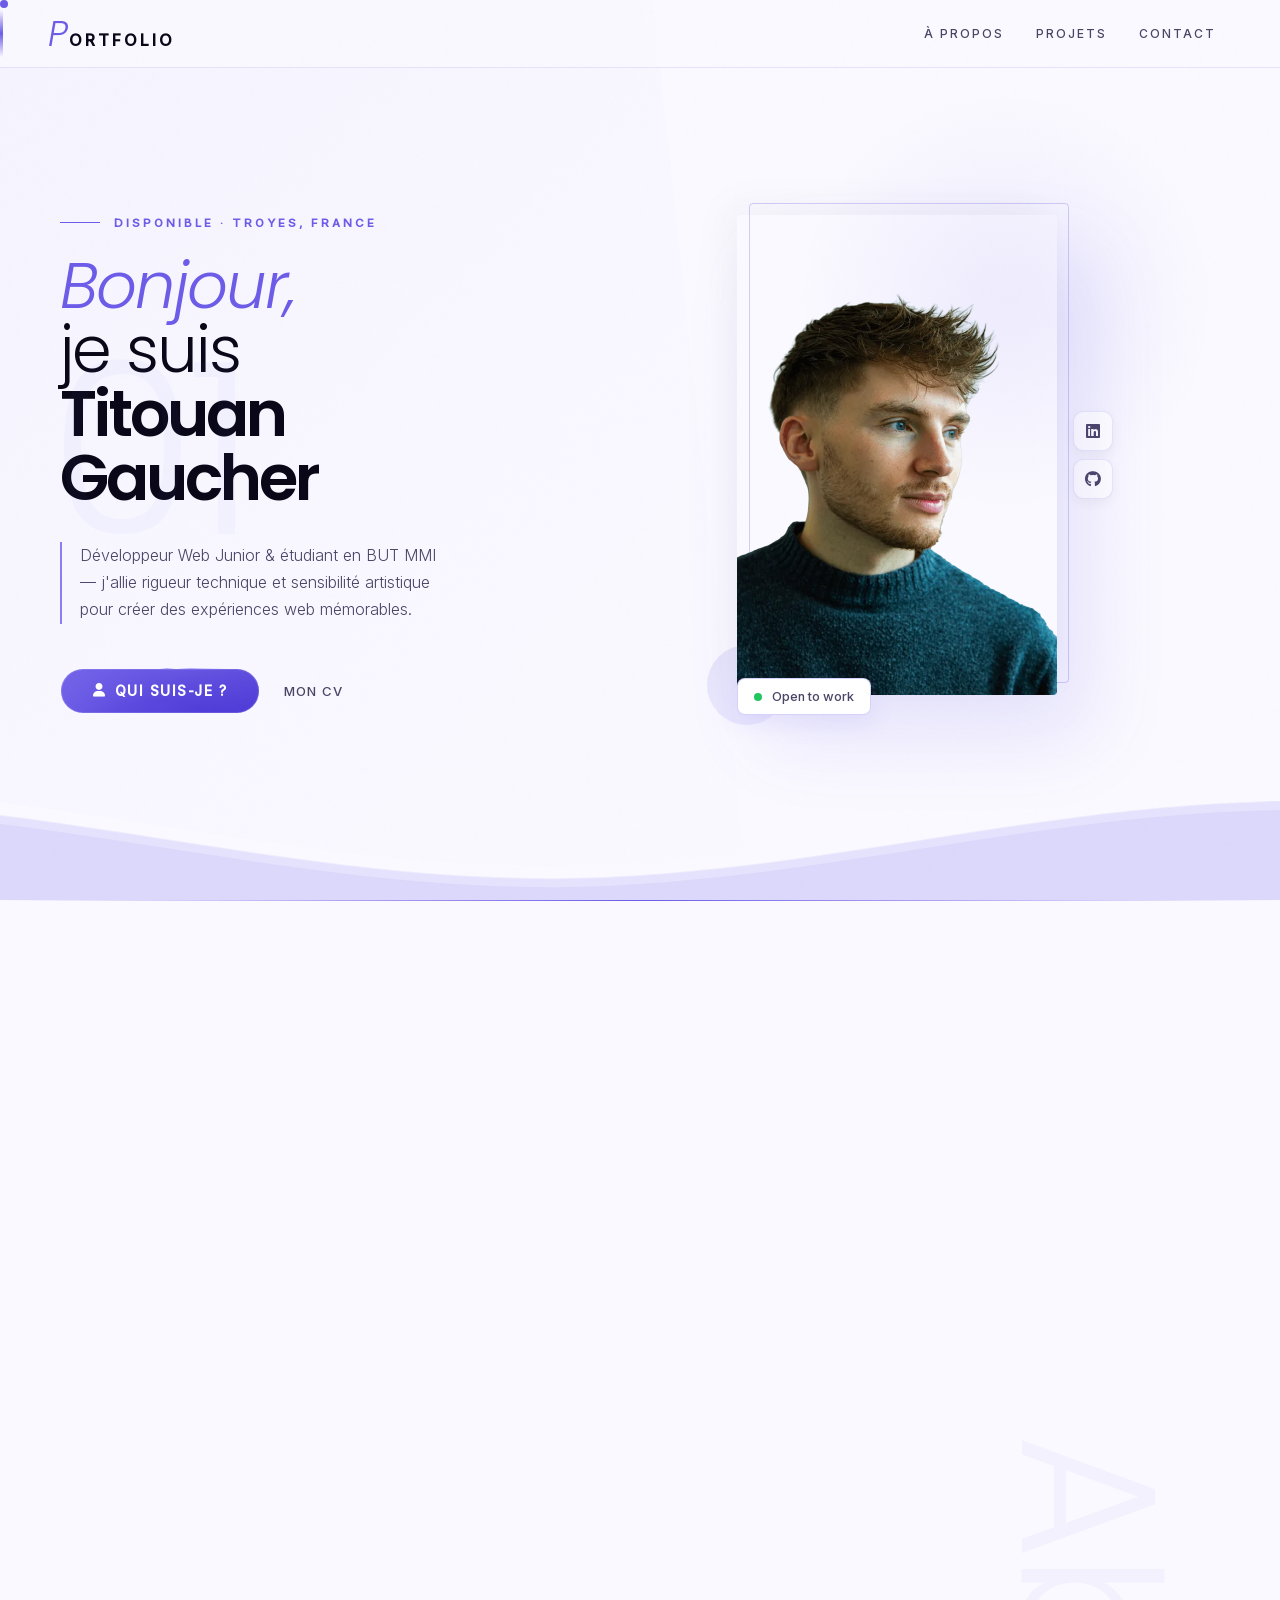
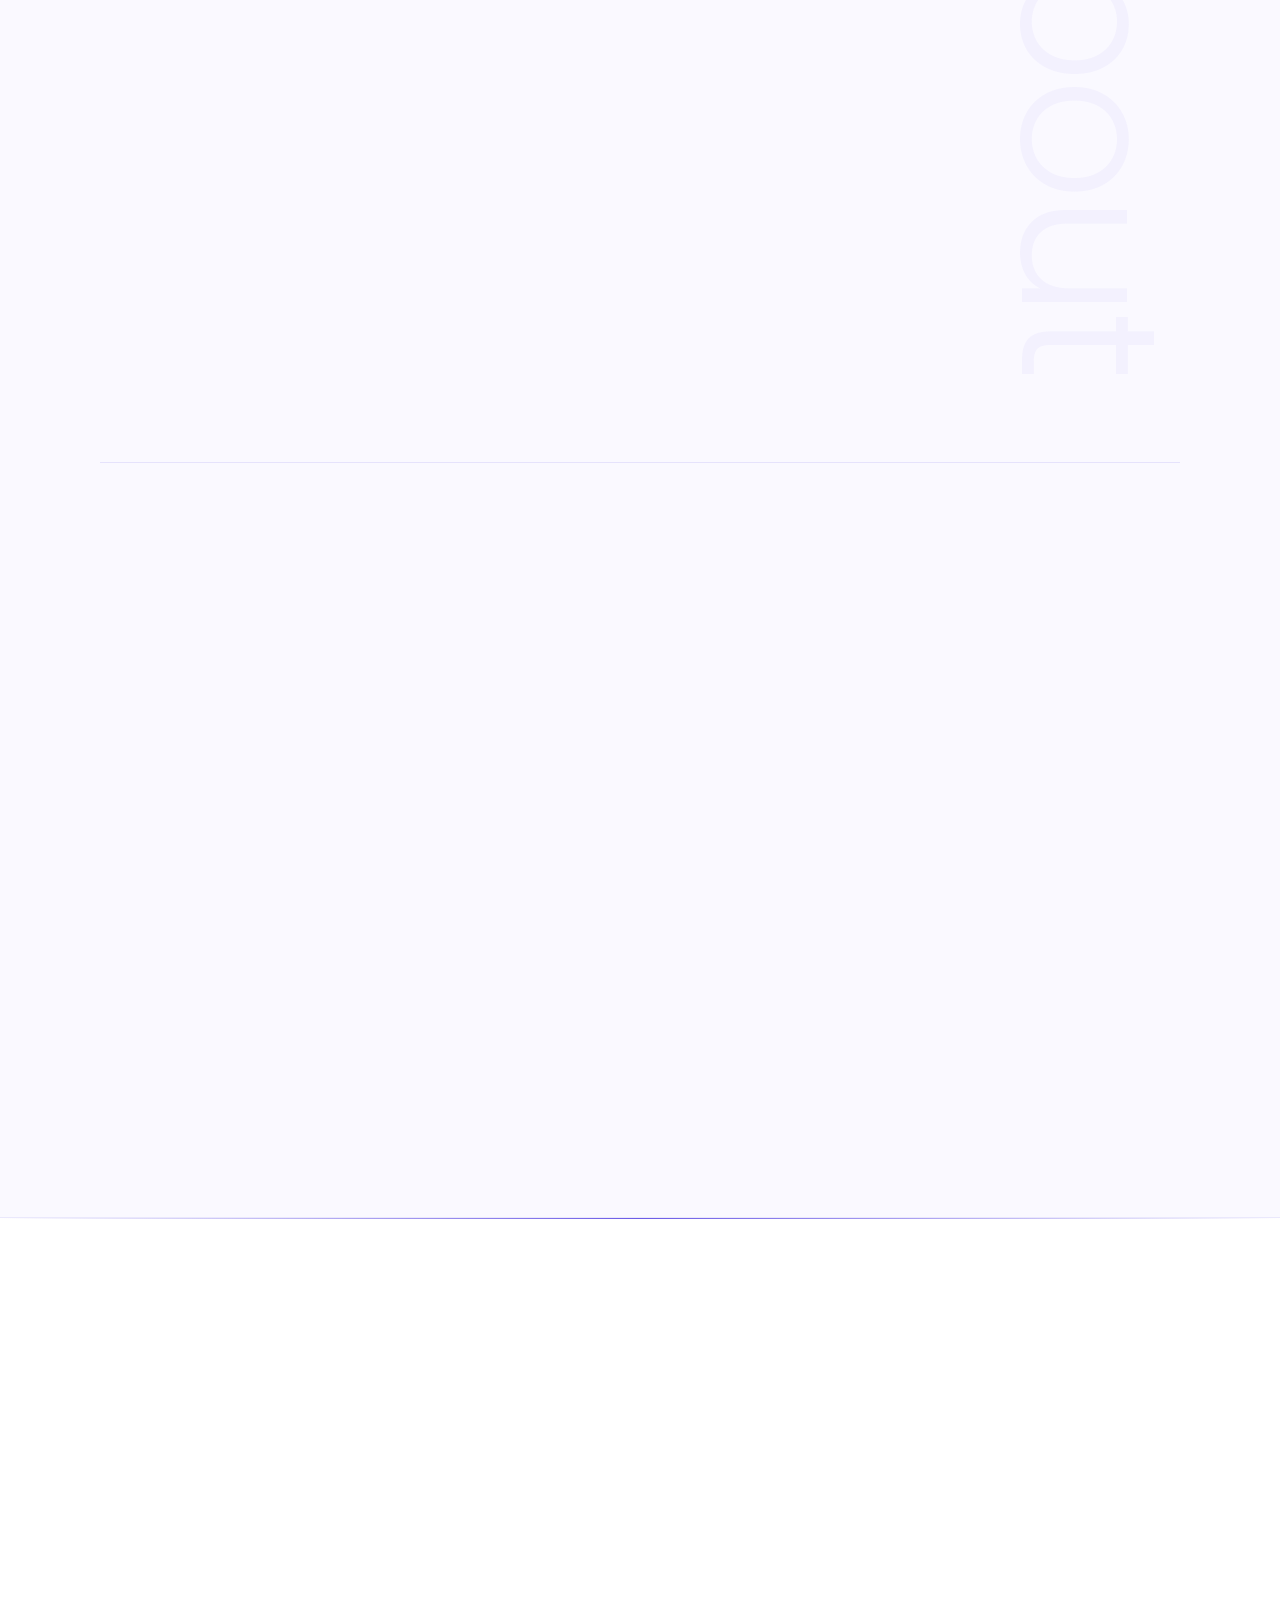
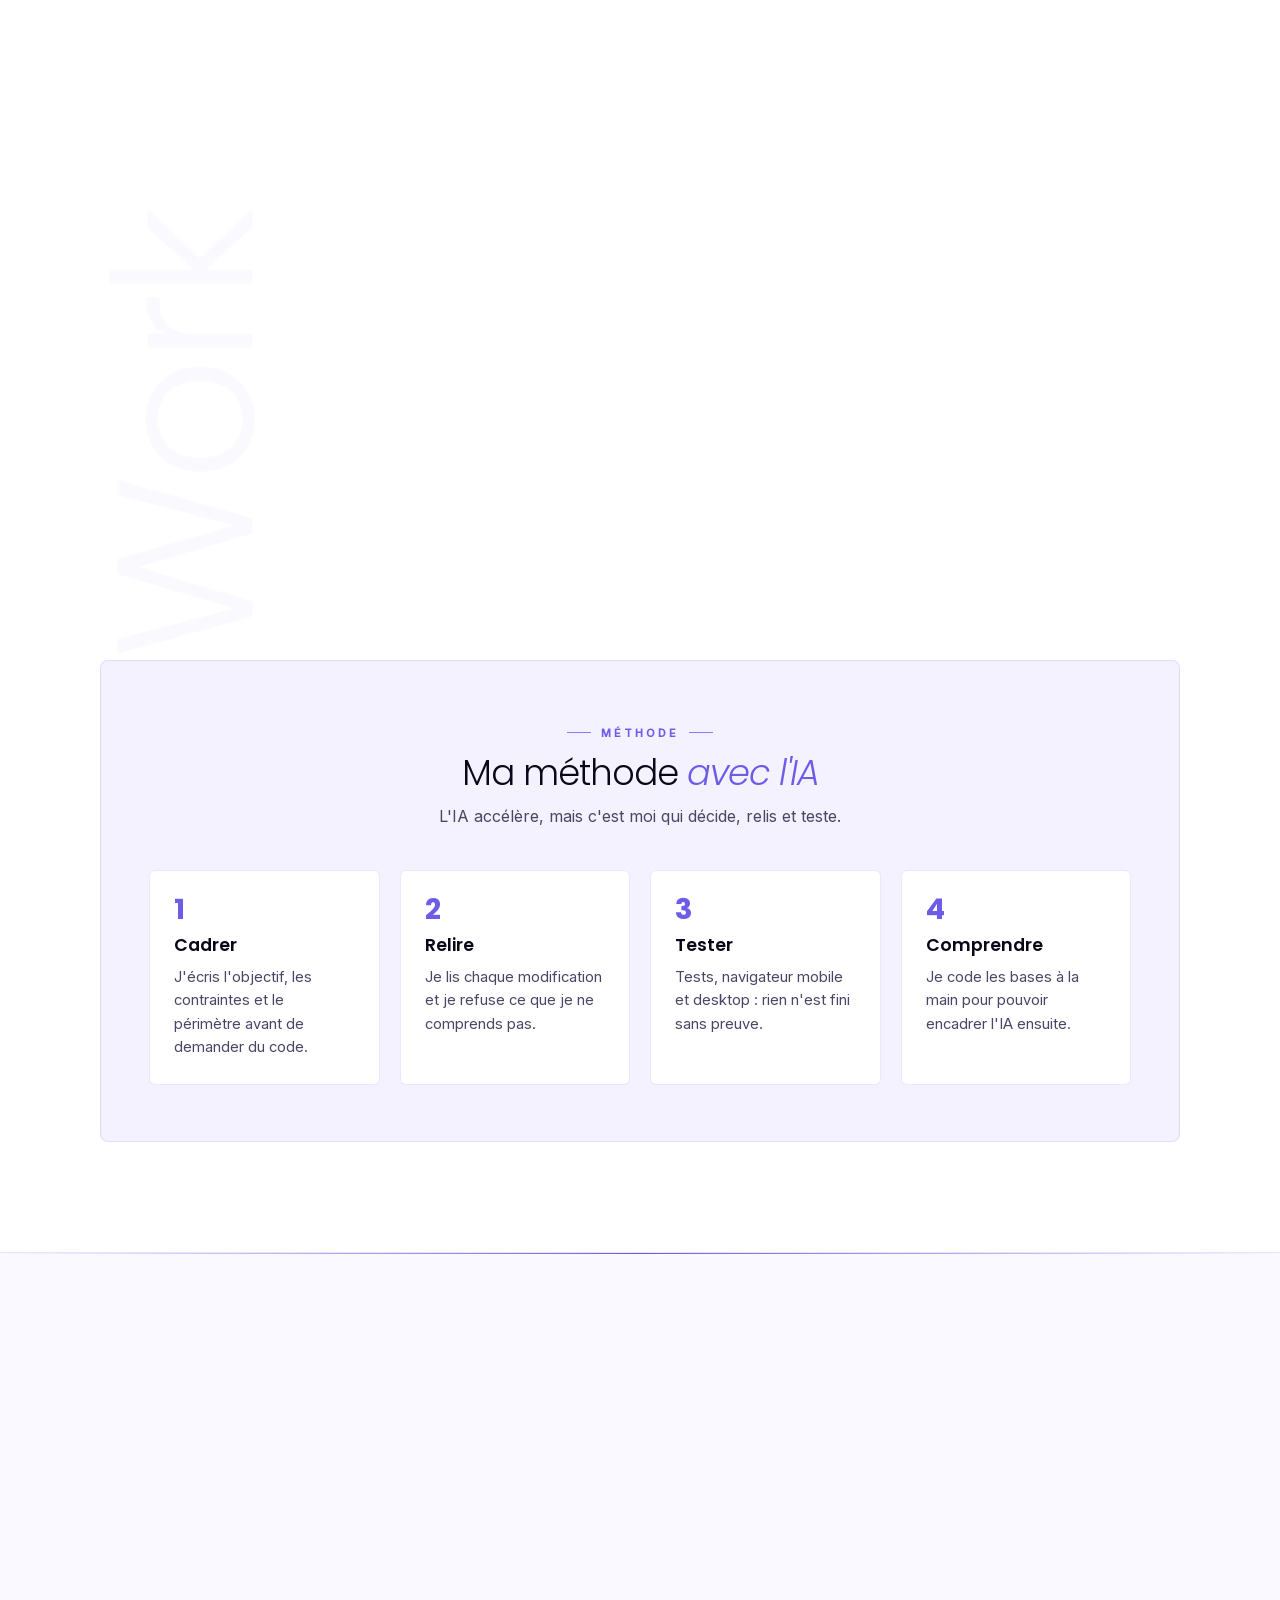
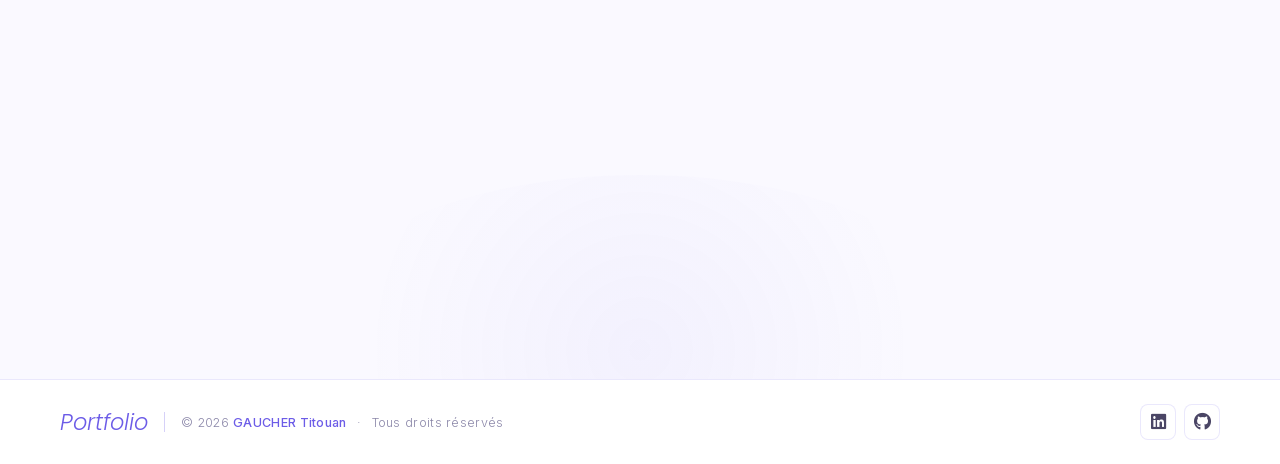
<file: index.html>
<!DOCTYPE html>
<html lang="fr">
<head>
  <meta charset="UTF-8" />
  <meta name="viewport" content="width=device-width, initial-scale=1.0, viewport-fit=cover" />
  <meta name="description" content="Portfolio de GAUCHER Titouan, développeur web junior & étudiant en BUT MMI, à la recherche d'une alternance. PHP, MySQL, SCSS, JavaScript/GSAP, et Symfony en cours d'apprentissage." />
  <meta name="theme-color" content="#6c5ce7">
  <title>Portfolio · Titouan Gaucher</title>

  <link rel="stylesheet" href="css/main.css" />
  <link rel="stylesheet" href="css/fa/all.min.css" />
  <link rel="icon" href="./images/favicon.svg" type="image/svg+xml" />
  <link rel="icon" href="./images/favicon-32.png" sizes="32x32" type="image/png" />
  <link rel="icon" href="./images/favicon-16.png" sizes="16x16" type="image/png" />
  <link rel="apple-touch-icon" href="./images/apple-touch-icon.png" />
  <link rel="manifest" href="./site.webmanifest" />
</head>
<body>

  <!-- Curseur personnalisé -->
  <div class="cursor" id="cursor"></div>
  <div class="grain-overlay" aria-hidden="true"></div>


  <!-- ── HEADER ── -->
  <header class="en-tete">
    <a class="logo" href="#hero">
      <span class="logo-p">P</span>
      <span class="logo-rest">ortfolio</span>
    </a>
    <button class="nav-toggle" id="nav-toggle" aria-label="Menu" aria-expanded="false" aria-controls="main-nav">
      <span></span>
      <span></span>
      <span></span>
    </button>
    <nav class="navigation" id="main-nav">
      <ul class="navigation__liste">
        <li><a href="#profil">À propos</a></li>
        <li><a href="#projets">Projets</a></li>
        <li><a href="#contact">Contact</a></li>
      </ul>
    </nav>
  </header>

  <!-- ── HERO ── -->
  <div class="hero" id="hero">

    <div class="hero__left scroll">
      <span class="hero__number">01</span>

      <div class="hero__eyebrow">
        <span class="hero__eyebrow-line"></span>
        <span class="hero__eyebrow-text">Disponible · Troyes, France</span>
      </div>

      <h1 class="hero__titre">
        <em>Bonjour,</em><br>
        je suis<br>
        <span class="hero__nom-block">Titouan<br>Gaucher</span>
      </h1>

      <p class="hero__tagline">
        Développeur Web Junior & étudiant en BUT MMI —
        j'allie rigueur technique et sensibilité artistique
        pour créer des expériences web mémorables.
      </p>

      <div class="hero__actions">
        <!-- Fix #4 : bouton → lien (navigation sémantique) -->
        <a href="#profil" class="shiny-cta">
          <span><i class="fa-solid fa-user"></i> Qui suis-je ?</span>
        </a>
        <a class="hero__link-cv" href="images/Titouan_Gaucher_CV.pdf" target="_blank">
          Mon CV
        </a>
      </div>

      <div class="hero__scroll-hint">Défiler</div>
    </div>

    <div class="hero__right">
      <div class="hero__right-inner">
        <div class="hero__photo-frame scroll-right">
          <!-- Pas de loading="lazy" sur hero — above the fold -->
          <picture>
            <source srcset="images/photo_profil.webp" type="image/webp" />
            <img src="images/photo_profil.png" alt="Titouan Gaucher" />
          </picture>
          <div class="hero__photo-tag">
            <div class="hero__photo-tag-dot"></div>
            <span>Open to work</span>
          </div>
        </div>
        <nav class="icones-hero" aria-label="Réseaux sociaux">
          <a href="https://www.linkedin.com/in/titouan-gaucher/" target="_blank" aria-label="LinkedIn">
            <i class="fa-brands fa-linkedin"></i>
          </a>
          <a href="https://github.com/Titoox" target="_blank" aria-label="GitHub">
            <i class="fa-brands fa-github"></i>
          </a>
        </nav>
      </div>
    </div>

    <div class="vagues-conteneur">
      <svg class="vagues" xmlns="http://www.w3.org/2000/svg" viewBox="0 24 150 28" preserveAspectRatio="none">
        <defs>
          <path id="vague-douce" d="M-160 44c30 0 58-18 88-18s 58 18 88 18 58-18 88-18 58 18 88 18 v44h-352z"/>
        </defs>
        <g class="parallaxe">
          <use href="#vague-douce" x="48" y="0" fill="#faf9ff"/>
          <use href="#vague-douce" x="48" y="3" fill="rgba(108,92,231,0.15)"/>
          <use href="#vague-douce" x="48" y="5" fill="rgba(108,92,231,0.07)"/>
        </g>
      </svg>
    </div>
  </div>

  <!-- ── BOUTON HAUT ── -->
  <button onclick="topFunction()" id="bouton-haut" title="Retour en haut" aria-label="Retour en haut de page">
    <svg height="1.1em" viewBox="0 0 512 512">
      <path d="M233.4 105.4c12.5-12.5 32.8-12.5 45.3 0l192 192c12.5 12.5 12.5 32.8 0 45.3s-32.8 12.5-45.3 0L256 173.3 86.6 342.6c-12.5 12.5-32.8 12.5-45.3 0s-12.5-32.8 0-45.3l192-192z"/>
    </svg>
  </button>

  <!-- ── SECTION PROFIL ── -->
  <!-- Fix #3 : id ajouté sur h2 pour correspondre à aria-labelledby -->
  <section id="profil" class="section-profil" aria-labelledby="titre-profil">
    <span class="section-deco-text" aria-hidden="true">About</span>
    <div class="profil-container">

      <div class="section-header scroll">
        <div class="section-label">02 — À propos</div>
        <h2 class="titre-section" id="titre-profil">Qui je <em>suis</em></h2>
      </div>

      <div class="profil-grid">
        <!-- Texte gauche -->
        <div class="profil-texte scroll-left">
          <h3>Créer, structurer,<br>rendre vivant.</h3>
          <p>
            Étudiant en BUT MMI, je développe des sites web en PHP 8.3 et MySQL,
            avec HTML, SCSS et JavaScript (GSAP pour l'animation). J'apprends
            actuellement Symfony. Je m'attache à produire un code propre et structuré, en
            transformant chaque maquette en une expérience fonctionnelle.
          </p>
          <p>
            Passionné de photographie, j'apporte un soin particulier à la
            composition et à l'esthétique visuelle. Cette double approche me
            permet d'allier rigueur technique et sensibilité artistique dans
            tous mes projets numériques.
          </p>
          <a class="shiny-cta" href="images/Titouan_Gaucher_CV.pdf" target="_blank">
            <span><i class="fa-solid fa-file-arrow-down"></i> Télécharger mon CV</span>
          </a>
        </div>

        <!-- Divider central -->
        <div class="profil-divider scroll">
          <div class="profil-divider-dot"></div>
          <div class="profil-divider-line"></div>
        </div>

        <!-- Photo + stats droite -->
        <div class="profil-photo-col scroll-right">
          <!-- Fix #9 : lazy sur photo profil (below the fold) -->
          <picture>
            <source srcset="images/photo_profil.webp" type="image/webp" />
            <img loading="lazy" src="images/photo_profil.png" alt="Photo de profil de Titouan Gaucher" />
          </picture>
          <!-- Cartes empilées en éventail : port vanilla de "display-cards" (21st.dev),
               avec bord lumineux qui suit le curseur (port de "spotlight-card").
               .carte-pile = zone de survol FIXE (ne bouge pas => pas de tremblement)
               .carte-pile-inner = carte visible qui se soulève au survol. -->
          <div class="cartes-empilees" aria-label="Chiffres clés">
            <article class="carte-pile carte-pile--arriere">
              <div class="carte-pile-inner">
                <div class="carte-pile-haut">
                  <span class="carte-pile-icone"><i class="fa-solid fa-camera"></i></span>
                  <p class="carte-pile-titre">2 univers</p>
                </div>
                <p class="carte-pile-desc">Code &amp; photographie</p>
                <p class="carte-pile-date">Technique + créatif</p>
              </div>
            </article>
            <article class="carte-pile carte-pile--milieu">
              <div class="carte-pile-inner">
                <div class="carte-pile-haut">
                  <span class="carte-pile-icone"><i class="fa-solid fa-graduation-cap"></i></span>
                  <p class="carte-pile-titre">3 ans</p>
                </div>
                <p class="carte-pile-desc">Formation BUT MMI</p>
                <p class="carte-pile-date">2025 — 2028</p>
              </div>
            </article>
            <article class="carte-pile carte-pile--avant">
              <div class="carte-pile-inner">
                <div class="carte-pile-haut">
                  <span class="carte-pile-icone"><i class="fa-solid fa-folder-open"></i></span>
                  <p class="carte-pile-titre">5 projets</p>
                </div>
                <p class="carte-pile-desc">Développement web</p>
                <p class="carte-pile-date">PHP · MySQL · SCSS · JS</p>
              </div>
            </article>
          </div>
        </div>
      </div>

      <!-- Compétences -->
      <div class="competences-section">
        <div class="section-header scroll">
          <div class="section-label">Savoir-faire</div>
          <h2 class="titre-section">Mes <em>compétences</em></h2>
        </div>

        <p class="competences-intro scroll">
          Côté code, je développe en PHP 8.3 et MySQL, avec HTML, SCSS et JavaScript
          (GSAP pour l'animation), et j'apprends Symfony en ce moment. J'utilise l'IA pour aller plus vite, mais
          je relis et je teste tout ce qu'elle produit. Côté image, la photographie
          m'apporte un œil affûté pour la composition et la colorimétrie.
        </p>

        <!-- Carrousel de technos défilant — 2 rangées, sens opposés -->
        <!-- La 2e copie de chaque set (aria-hidden) sert à la boucle sans couture -->
        <div class="stacks-marquee scroll">

          <!-- Rangée 1 : langages & outils -->
          <div class="stacks-groupe">
            <span class="stacks-tag"><i class="fa-solid fa-code"></i> Langages &amp; outils</span>
            <div class="stacks-rangee">
              <div class="stacks-piste" aria-label="HTML5, CSS3, JavaScript, PHP, WordPress, Docker, Ubuntu, MySQL, SCSS, Symfony, GSAP, Git, Claude, Serveur">
                <span class="stack-pilule"><i class="fa-brands fa-html5" style="color:#e96227"></i><span>HTML5</span></span>
                <span class="stack-pilule"><i class="fa-brands fa-css3" style="color:#254bde"></i><span>CSS3</span></span>
                <span class="stack-pilule"><i class="fa-brands fa-js" style="color:#efd81d"></i><span>JavaScript</span></span>
                <span class="stack-pilule"><i class="fa-brands fa-php" style="color:#7277ad"></i><span>PHP</span></span>
                <span class="stack-pilule"><i class="fa-brands fa-wordpress" style="color:#1e7095"></i><span>WordPress</span></span>
                <span class="stack-pilule"><i class="fa-brands fa-docker" style="color:#3d78ee"></i><span>Docker</span></span>
                <span class="stack-pilule"><i class="fa-brands fa-ubuntu" style="color:#df5222"></i><span>Ubuntu</span></span>
                <span class="stack-pilule"><i class="fa-solid fa-database" style="color:#0f2f70"></i><span>MySQL</span></span>
                <span class="stack-pilule"><i class="fa-brands fa-sass" style="color:#cd6799"></i><span>SCSS</span></span>
                <span class="stack-pilule"><i class="fa-brands fa-symfony" style="color:#1a171b"></i><span>Symfony</span></span>
                <span class="stack-pilule"><img src="./images/gsap.svg" alt=""/><span>GSAP</span></span>
                <span class="stack-pilule"><i class="fa-brands fa-git-alt" style="color:#f05032"></i><span>Git</span></span>
                <span class="stack-pilule"><img src="./images/claude.svg" alt=""/><span>Claude</span></span>
                <span class="stack-pilule"><i class="fa-solid fa-server" style="color:#16a34a"></i><span>Serveur</span></span>
                <!-- copie pour la boucle -->
                <span class="stack-pilule" aria-hidden="true"><i class="fa-brands fa-html5" style="color:#e96227"></i><span>HTML5</span></span>
                <span class="stack-pilule" aria-hidden="true"><i class="fa-brands fa-css3" style="color:#254bde"></i><span>CSS3</span></span>
                <span class="stack-pilule" aria-hidden="true"><i class="fa-brands fa-js" style="color:#efd81d"></i><span>JavaScript</span></span>
                <span class="stack-pilule" aria-hidden="true"><i class="fa-brands fa-php" style="color:#7277ad"></i><span>PHP</span></span>
                <span class="stack-pilule" aria-hidden="true"><i class="fa-brands fa-wordpress" style="color:#1e7095"></i><span>WordPress</span></span>
                <span class="stack-pilule" aria-hidden="true"><i class="fa-brands fa-docker" style="color:#3d78ee"></i><span>Docker</span></span>
                <span class="stack-pilule" aria-hidden="true"><i class="fa-brands fa-ubuntu" style="color:#df5222"></i><span>Ubuntu</span></span>
                <span class="stack-pilule" aria-hidden="true"><i class="fa-solid fa-database" style="color:#0f2f70"></i><span>MySQL</span></span>
                <span class="stack-pilule" aria-hidden="true"><i class="fa-brands fa-sass" style="color:#cd6799"></i><span>SCSS</span></span>
                <span class="stack-pilule" aria-hidden="true"><i class="fa-brands fa-symfony" style="color:#1a171b"></i><span>Symfony</span></span>
                <span class="stack-pilule" aria-hidden="true"><img src="./images/gsap.svg" alt=""/><span>GSAP</span></span>
                <span class="stack-pilule" aria-hidden="true"><i class="fa-brands fa-git-alt" style="color:#f05032"></i><span>Git</span></span>
                <span class="stack-pilule" aria-hidden="true"><img src="./images/claude.svg" alt=""/><span>Claude</span></span>
                <span class="stack-pilule" aria-hidden="true"><i class="fa-solid fa-server" style="color:#16a34a"></i><span>Serveur</span></span>
              </div>
            </div>
          </div>

          <!-- Rangée 2 : design (sens inverse) -->
          <div class="stacks-groupe">
            <span class="stacks-tag"><i class="fa-solid fa-paintbrush"></i> Design</span>
            <div class="stacks-rangee">
              <div class="stacks-piste stacks-piste--inverse" aria-label="Photoshop, Illustrator, Figma, Photographie, Colorimétrie, Composition">
                <span class="stack-pilule"><img src="./images/adobe-photoshop.256x256.png" alt=""/><span>Photoshop</span></span>
                <span class="stack-pilule"><img src="./images/adobe-illustrator.256x256.png" alt=""/><span>Illustrator</span></span>
                <span class="stack-pilule"><i class="fa-brands fa-figma" style="color:#a259ff"></i><span>Figma</span></span>
                <span class="stack-pilule"><i class="fa-solid fa-camera" style="color:#6c5ce7"></i><span>Photographie</span></span>
                <span class="stack-pilule"><i class="fa-solid fa-palette" style="color:#8b7cf8"></i><span>Colorimétrie</span></span>
                <span class="stack-pilule"><i class="fa-solid fa-crop-simple" style="color:#6c5ce7"></i><span>Composition</span></span>
                <!-- copie pour la boucle -->
                <span class="stack-pilule" aria-hidden="true"><img src="./images/adobe-photoshop.256x256.png" alt=""/><span>Photoshop</span></span>
                <span class="stack-pilule" aria-hidden="true"><img src="./images/adobe-illustrator.256x256.png" alt=""/><span>Illustrator</span></span>
                <span class="stack-pilule" aria-hidden="true"><i class="fa-brands fa-figma" style="color:#a259ff"></i><span>Figma</span></span>
                <span class="stack-pilule" aria-hidden="true"><i class="fa-solid fa-camera" style="color:#6c5ce7"></i><span>Photographie</span></span>
                <span class="stack-pilule" aria-hidden="true"><i class="fa-solid fa-palette" style="color:#8b7cf8"></i><span>Colorimétrie</span></span>
                <span class="stack-pilule" aria-hidden="true"><i class="fa-solid fa-crop-simple" style="color:#6c5ce7"></i><span>Composition</span></span>
              </div>
            </div>
          </div>

        </div>
      </div>

    </div>
  </section>

  <!-- ── SECTION PROJETS ── -->
  <!-- Fix #3 : id ajouté sur h2 -->
  <section id="projets" class="section-projets" aria-labelledby="titre-projets">
    <div class="projets-container">

      <div class="section-header scroll">
        <div class="section-label">03 — Réalisations</div>
        <h2 class="titre-section" id="titre-projets">Mes <em>projets</em></h2>
      </div>


      <div class="projets-grille" id="projets-grille">
        <div class="carte-projet scroll">
          <div class="projet-image"><img loading="lazy" src="./images/bde-mmi/vignette.webp" alt="Page d'accueil du site du BDE MMI, codé en Symfony"/></div>
          <div class="projet-infos">
            <p class="projet-description">Site du BDE MMI (Symfony)</p>
            <p class="projet-part">Projet en binôme. J'ai fait le cœur Symfony (entité, listes, détail, back-office).</p>
            <div class="projet-pied">
              <span class="projet-technos">
                <i class="fa-brands fa-symfony" style="color:rgba(255,255,255,0.9)"></i>
                <i class="fa-solid fa-database" style="color:rgba(255,255,255,0.9)"></i>
                <i class="fa-brands fa-sass" style="color:rgba(255,255,255,0.9)"></i>
              </span>
              <a class="lien-projet" href="projet-bde-mmi.html">Voir le projet</a>
            </div>
          </div>
        </div>
        <div class="carte-projet scroll">
          <div class="projet-image"><img loading="lazy" src="./images/pfc/desktop-step-1.jpg" alt="Jeu Pierre-Feuille-Ciseaux en JavaScript"/></div>
          <div class="projet-infos">
            <p class="projet-description">Jeu Pierre-Feuille-Ciseaux</p>
            <p class="projet-part">JavaScript vanilla : DOM, manches, score en localStorage. Fait seul, hors cours.</p>
            <div class="projet-pied">
              <span class="projet-technos">
                <i class="fa-brands fa-html5" style="color:rgba(255,255,255,0.9)"></i>
                <i class="fa-brands fa-css3" style="color:rgba(255,255,255,0.9)"></i>
                <i class="fa-brands fa-js" style="color:rgba(255,255,255,0.9)"></i>
              </span>
              <a class="lien-projet" href="projet-pfc.html">Voir le projet</a>
            </div>
          </div>
        </div>
        <div class="carte-projet scroll">
          <div class="projet-image" style="background:#003087; display:flex; align-items:center; justify-content:center;">
            <div style="text-align:center; color:white; font-family:'Outfit',sans-serif;">
              <div style="font-size:0.9em; font-weight:700; letter-spacing:0.1em; text-transform:uppercase; border-bottom:2px solid #e30613; padding-bottom:6px;">TismailB2B</div>
            </div>
          </div>
          <div class="projet-infos">
            <p class="projet-description">Portail B2B revendeurs — La Chaussette de France</p>
            <p class="projet-part">Catalogue, commandes, 2 rôles. PHP, PDO et MySQL, écrits en grande partie à la main.</p>
            <div class="projet-pied">
              <span class="projet-technos">
                <i class="fa-brands fa-php" style="color:rgba(255,255,255,0.9)"></i>
                <i class="fa-solid fa-database" style="color:rgba(255,255,255,0.9)"></i>
                <i class="fa-brands fa-css3" style="color:rgba(255,255,255,0.9)"></i>
              </span>
              <a class="lien-projet" href="projet-tismailb2b.html">Voir le projet</a>
            </div>
          </div>
        </div>
        <div class="carte-projet scroll">
          <div class="projet-image" style="background:#111; display:flex; align-items:center; justify-content:center; flex-direction:column; gap:8px;">
            <div style="font-family:'Poppins',sans-serif; font-size:0.75em; font-weight:700; letter-spacing:0.12em; text-transform:uppercase; color:white; border-bottom:2px solid #e63946; padding-bottom:6px;">Mode & Marques</div>
            <div style="font-size:0.6em; color:rgba(255,255,255,0.4); letter-spacing:0.08em;">SAE203 · PHP/MySQL</div>
          </div>
          <div class="projet-infos">
            <p class="projet-description">Répertoire de marques de mode</p>
            <p class="projet-part">CRUD admin, recherche, upload, déployé sur VPS. Codé seul pour apprendre.</p>
            <div class="projet-pied">
              <span class="projet-technos">
                <i class="fa-brands fa-php" style="color:rgba(255,255,255,0.9)"></i>
                <i class="fa-solid fa-database" style="color:rgba(255,255,255,0.9)"></i>
                <i class="fa-brands fa-css3" style="color:rgba(255,255,255,0.9)"></i>
              </span>
              <a class="lien-projet" href="projet-sae203.html">Voir le projet</a>
            </div>
          </div>
        </div>
        <div class="carte-projet scroll">
          <div class="projet-image" style="background:#1a1a1a; display:flex; align-items:center; justify-content:center; flex-direction:column; gap:8px;">
            <div style="font-family:'Poppins',sans-serif; font-size:0.75em; font-weight:700; letter-spacing:0.12em; text-transform:uppercase; color:white; border-bottom:2px solid #e67e22; padding-bottom:6px;">Calculatrice</div>
            <div style="font-size:0.6em; color:rgba(255,255,255,0.4); letter-spacing:0.08em;">R212 · JavaScript Vanilla</div>
          </div>
          <div class="projet-infos">
            <p class="projet-description">Calculatrice JavaScript vanilla</p>
            <p class="projet-part">Classe Calculator en JS pur, CSS Grid, cas limites gérés. Projet R212.</p>
            <div class="projet-pied">
              <span class="projet-technos">
                <i class="fa-brands fa-js" style="color:rgba(255,255,255,0.9)"></i>
                <i class="fa-brands fa-html5" style="color:rgba(255,255,255,0.9)"></i>
                <i class="fa-brands fa-css3" style="color:rgba(255,255,255,0.9)"></i>
              </span>
              <a class="lien-projet" href="projet-calculatrice.html">Voir le projet</a>
            </div>
          </div>
        </div>
      </div>

      <div class="methode-ia" id="methode" role="region" aria-labelledby="titre-methode">
        <div class="methode-entete">
          <div class="section-label">Méthode</div>
          <h3 class="methode-titre" id="titre-methode">Ma méthode <em>avec l'IA</em></h3>
          <p class="methode-intro">L'IA accélère, mais c'est moi qui décide, relis et teste.</p>
        </div>
        <ol class="methode-etapes">
          <li class="methode-etape"><span class="methode-num">1</span><h4>Cadrer</h4><p>J'écris l'objectif, les contraintes et le périmètre avant de demander du code.</p></li>
          <li class="methode-etape"><span class="methode-num">2</span><h4>Relire</h4><p>Je lis chaque modification et je refuse ce que je ne comprends pas.</p></li>
          <li class="methode-etape"><span class="methode-num">3</span><h4>Tester</h4><p>Tests, navigateur mobile et desktop : rien n'est fini sans preuve.</p></li>
          <li class="methode-etape"><span class="methode-num">4</span><h4>Comprendre</h4><p>Je code les bases à la main pour pouvoir encadrer l'IA ensuite.</p></li>
        </ol>
      </div>

    </div>
  </section>

  <!-- ── SECTION CONTACT ── -->
  <section id="contact" class="section-contact" aria-labelledby="titre-contact">
    <div class="contact-container">

      <div class="section-header scroll">
        <div class="section-label">04 — Contact</div>
        <h2 class="titre-section" id="titre-contact">Travaillons <em>ensemble</em></h2>
      </div>

      <div class="contact-zone scroll">
        <div class="formulaire-fenetre">
          <div class="fenetre-barre">
            <div class="fenetre-boutons">
              <div class="fenetre-btn fermer"></div>
              <div class="fenetre-btn agrandir"></div>
              <div class="fenetre-btn reduire"></div>
            </div>
            <span class="fenetre-barre-title">contact.gaucher — titouan@portfolio</span>
            <div class="fenetre-points">
              <div class="fenetre-point"></div>
              <div class="fenetre-point"></div>
              <div class="fenetre-point"></div>
            </div>
          </div>
          <div class="fenetre-corps">
            <div class="contact-infos">
              <div class="contact-titre">
                Me<br><strong>contacter</strong>
              </div>
              <p class="contact-accroche">Un projet ?<br/>Une question ?<br/>N'hésite pas !</p>
            </div>
            <div class="contact-liste">
              <a class="contact-ligne" href="mailto:titouan.gaucher22@gmail.com">
                <i class="fa-solid fa-envelope"></i> titouan.gaucher22@gmail.com
              </a>
              <a class="contact-ligne" href="tel:+33658459426">
                <i class="fa-solid fa-phone"></i> +33 6 58 45 94 26
              </a>
              <a class="contact-ligne" href="https://www.linkedin.com/in/titouan-gaucher/" target="_blank">
                <i class="fa-brands fa-linkedin"></i> titouan-gaucher
              </a>
              <a class="contact-ligne" href="https://github.com/Titoox" target="_blank">
                <i class="fa-brands fa-github"></i> Titoox
              </a>
              <span class="contact-ligne contact-ligne--info">
                <i class="fa-solid fa-location-dot"></i> Troyes, France
              </span>
            </div>
          </div>
        </div>
      </div>
    </div>
  </section>

  <!-- ── FOOTER ── -->
  <footer class="pied-de-page">
    <div class="footer-left">
      <a class="footer-logo" href="#hero">Portfolio</a>
      <div class="footer-sep"></div>
      <p class="pied-copyright">
        © 2026 <span class="pied-nom">GAUCHER Titouan</span>
        <span class="pied-separateur">·</span> Tous droits réservés
      </p>
    </div>
    <nav class="icones-footer" aria-label="Réseaux sociaux">
      <a href="https://www.linkedin.com/in/titouan-gaucher/" target="_blank" aria-label="LinkedIn">
        <i class="fa-brands fa-linkedin"></i>
      </a>
      <a href="https://github.com/Titoox" target="_blank" aria-label="GitHub">
        <i class="fa-brands fa-github"></i>
      </a>
    </nav>
  </footer>

  <script src="scroll.js"></script>
  <script src="js/gsap.min.js"></script>
  <script src="js/methode.js"></script>

</body>
</html>
</file>
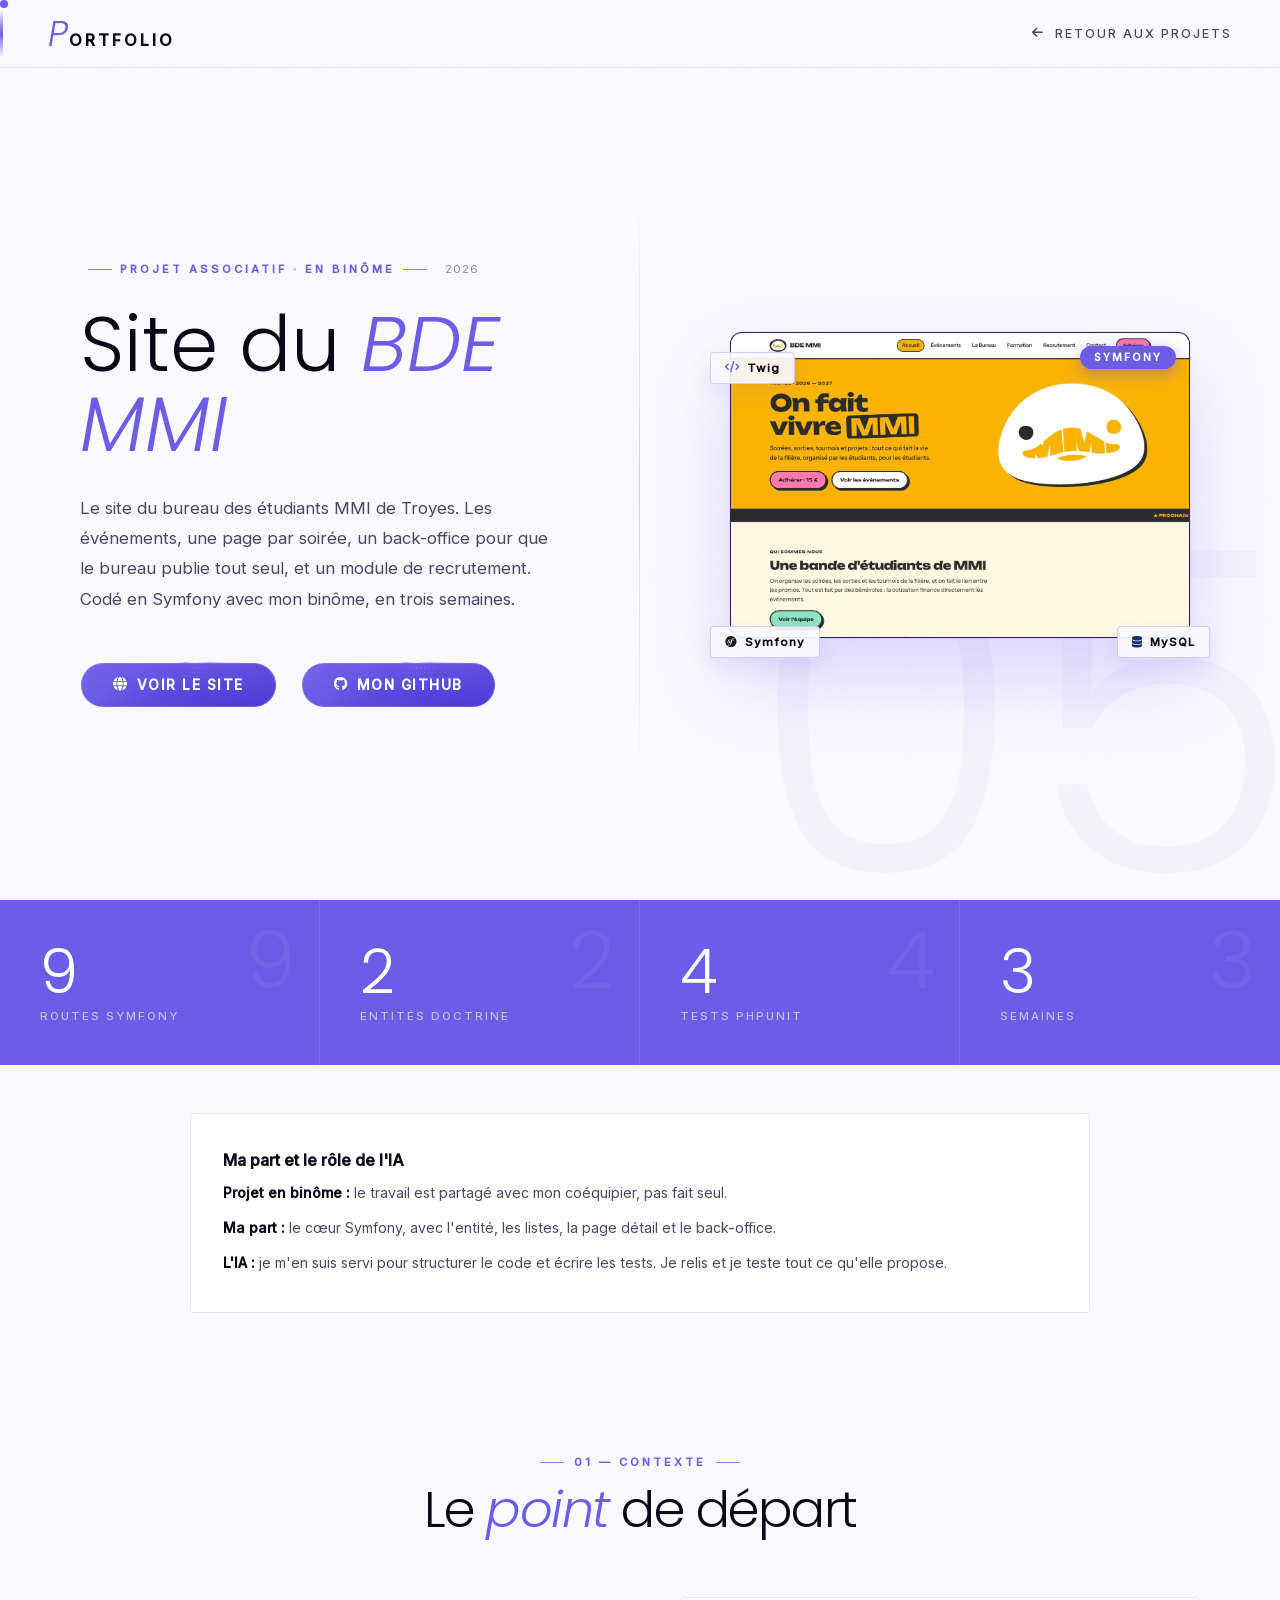
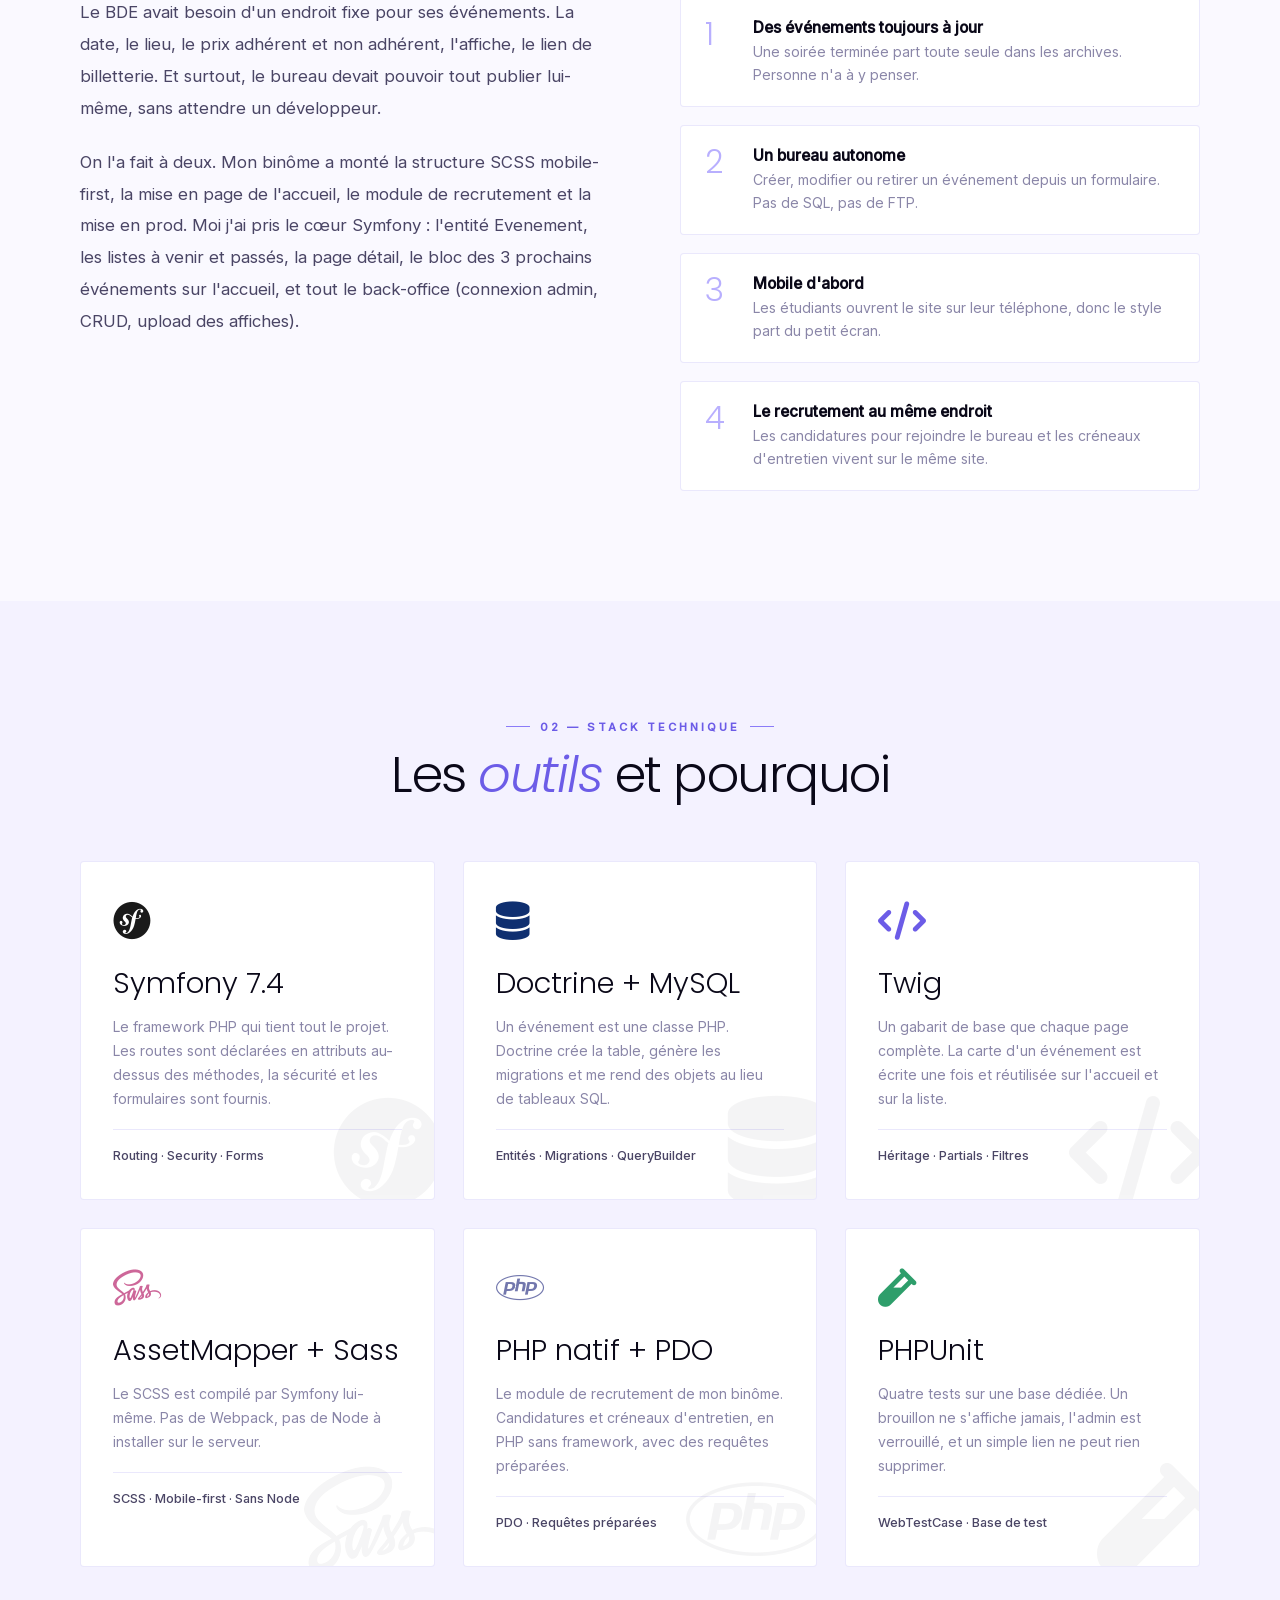
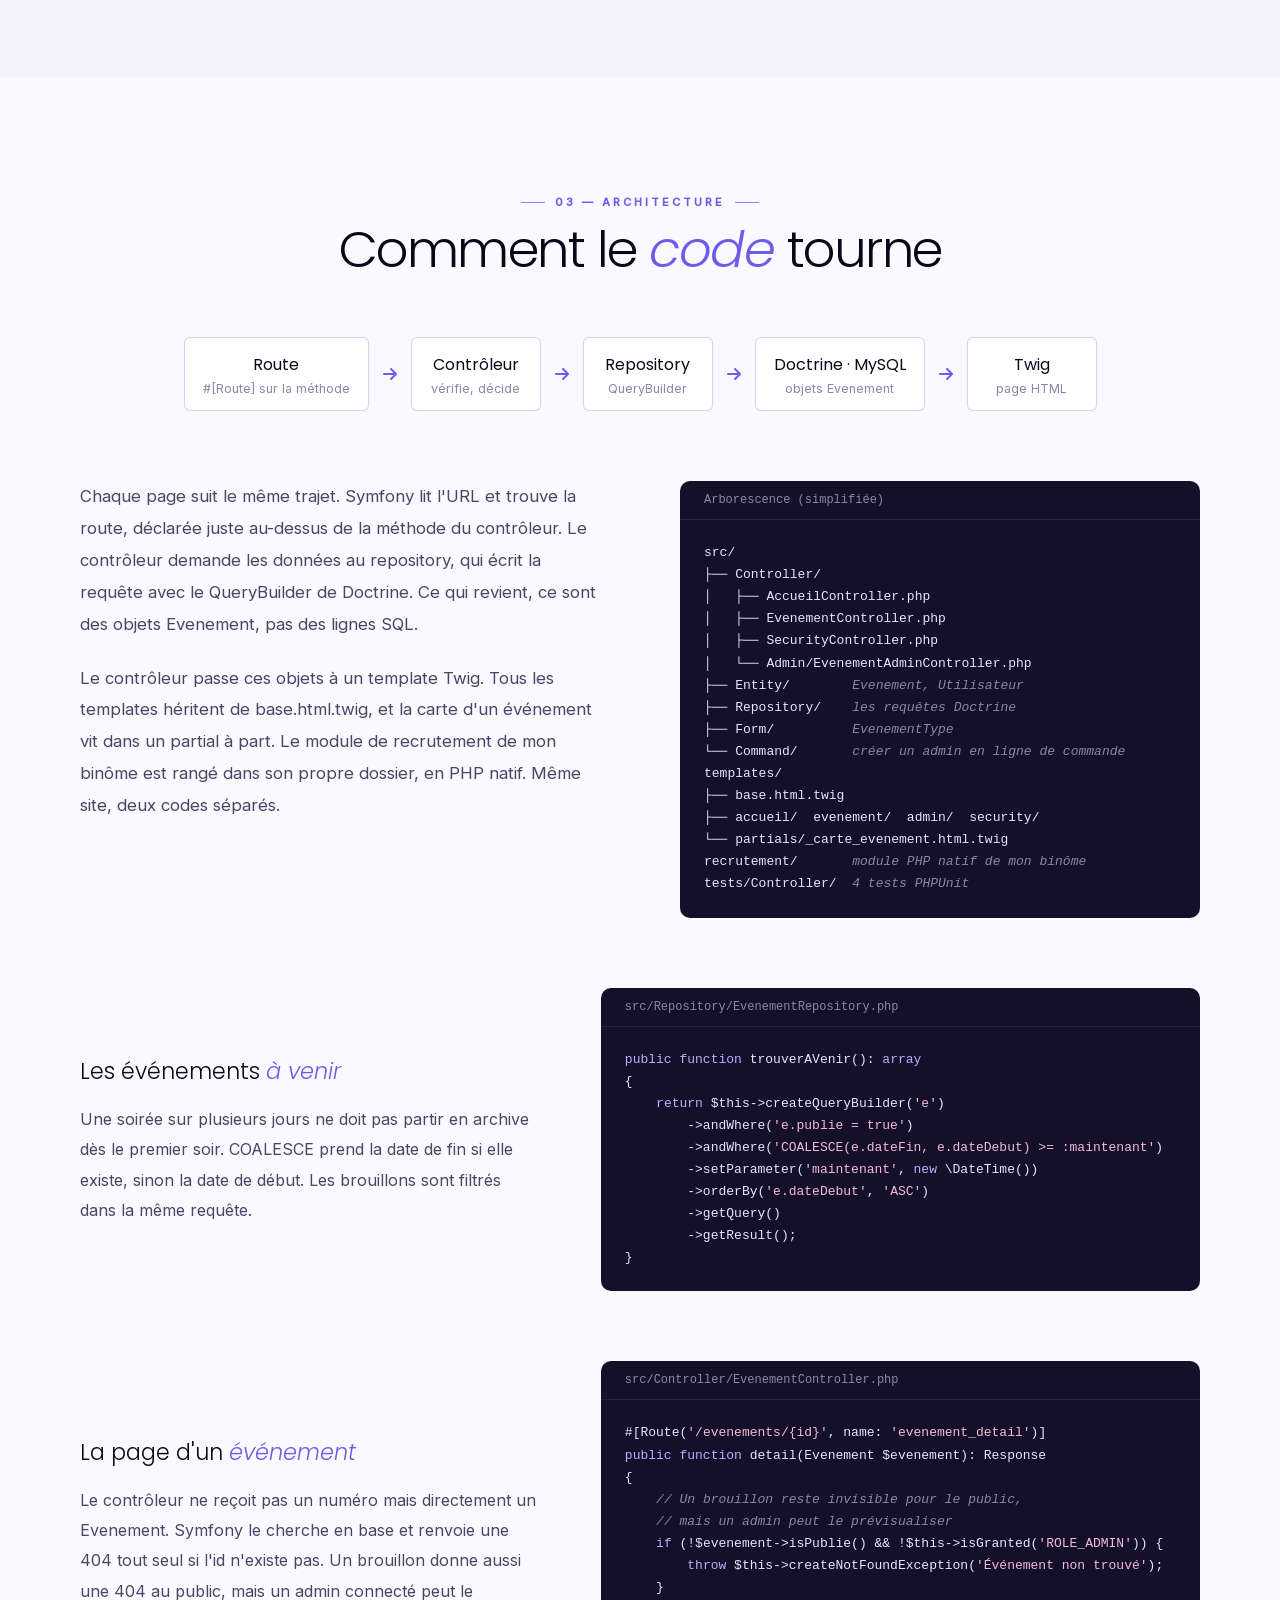
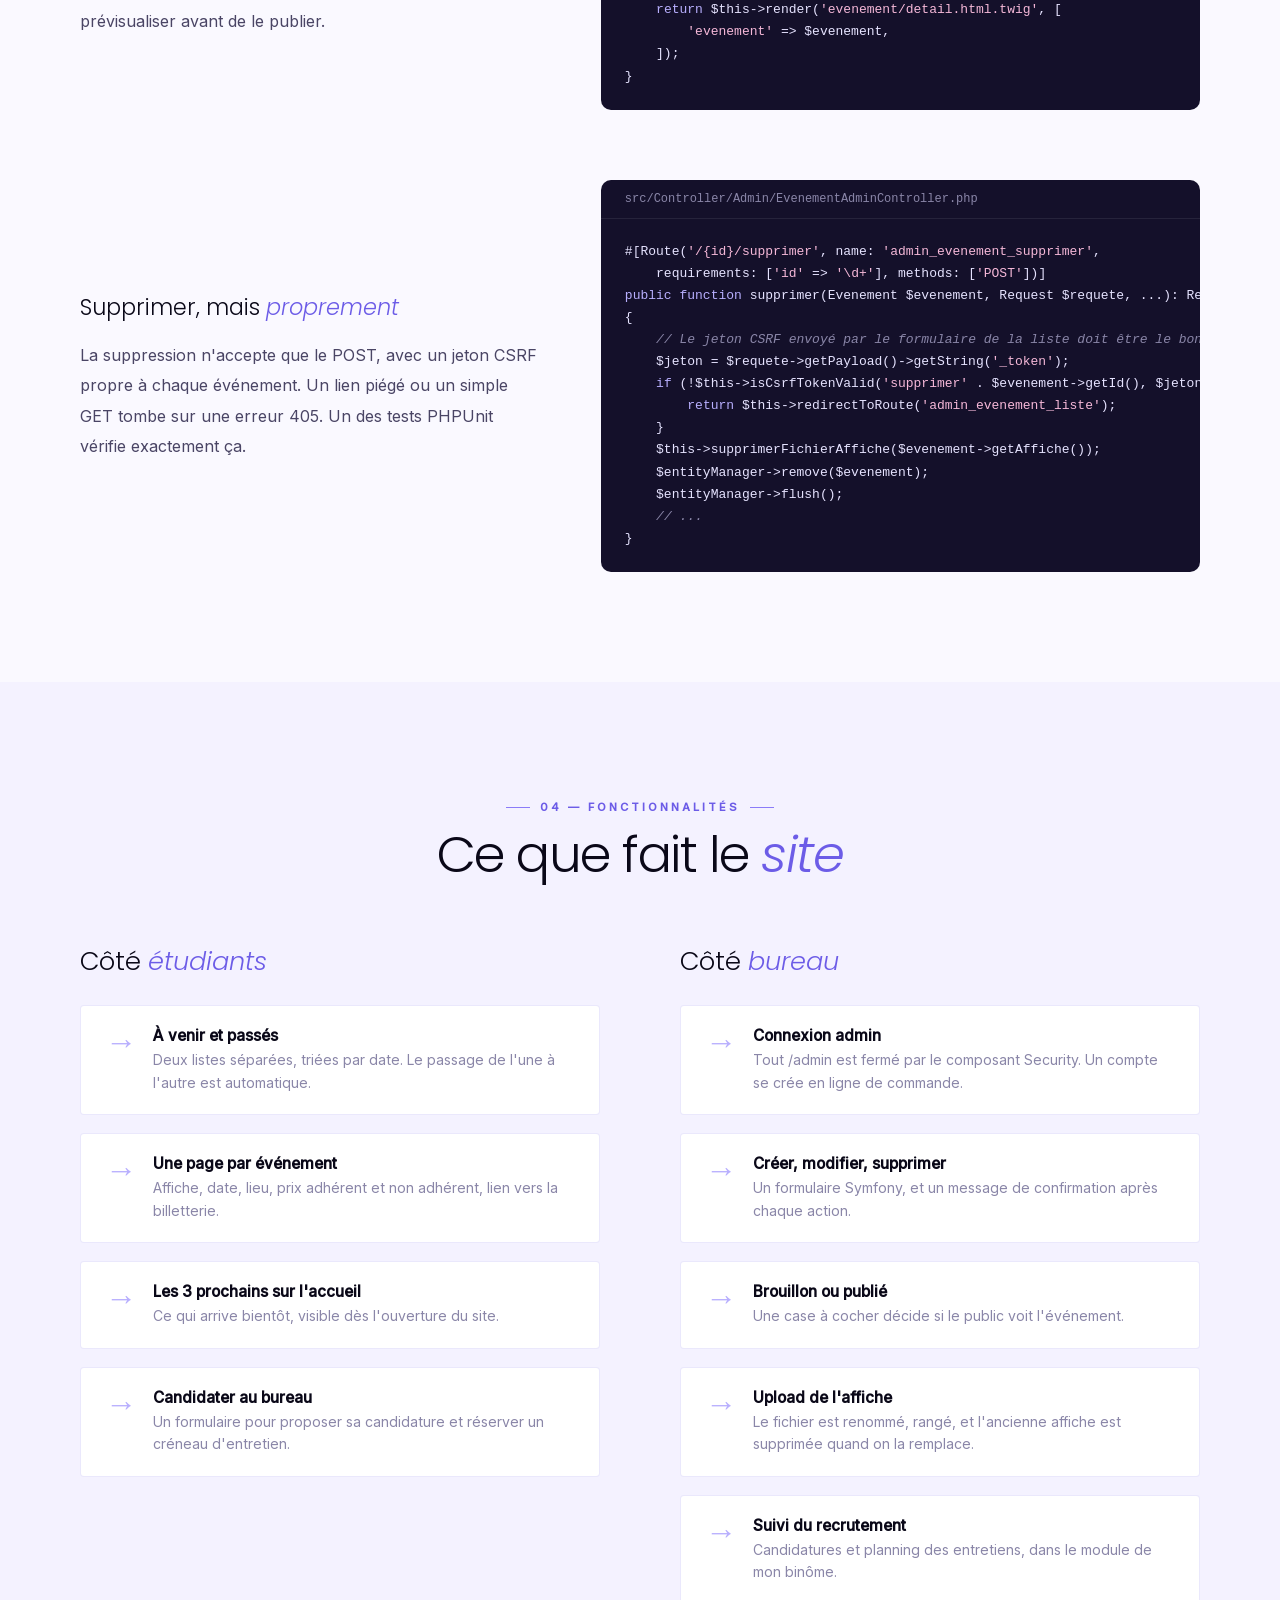
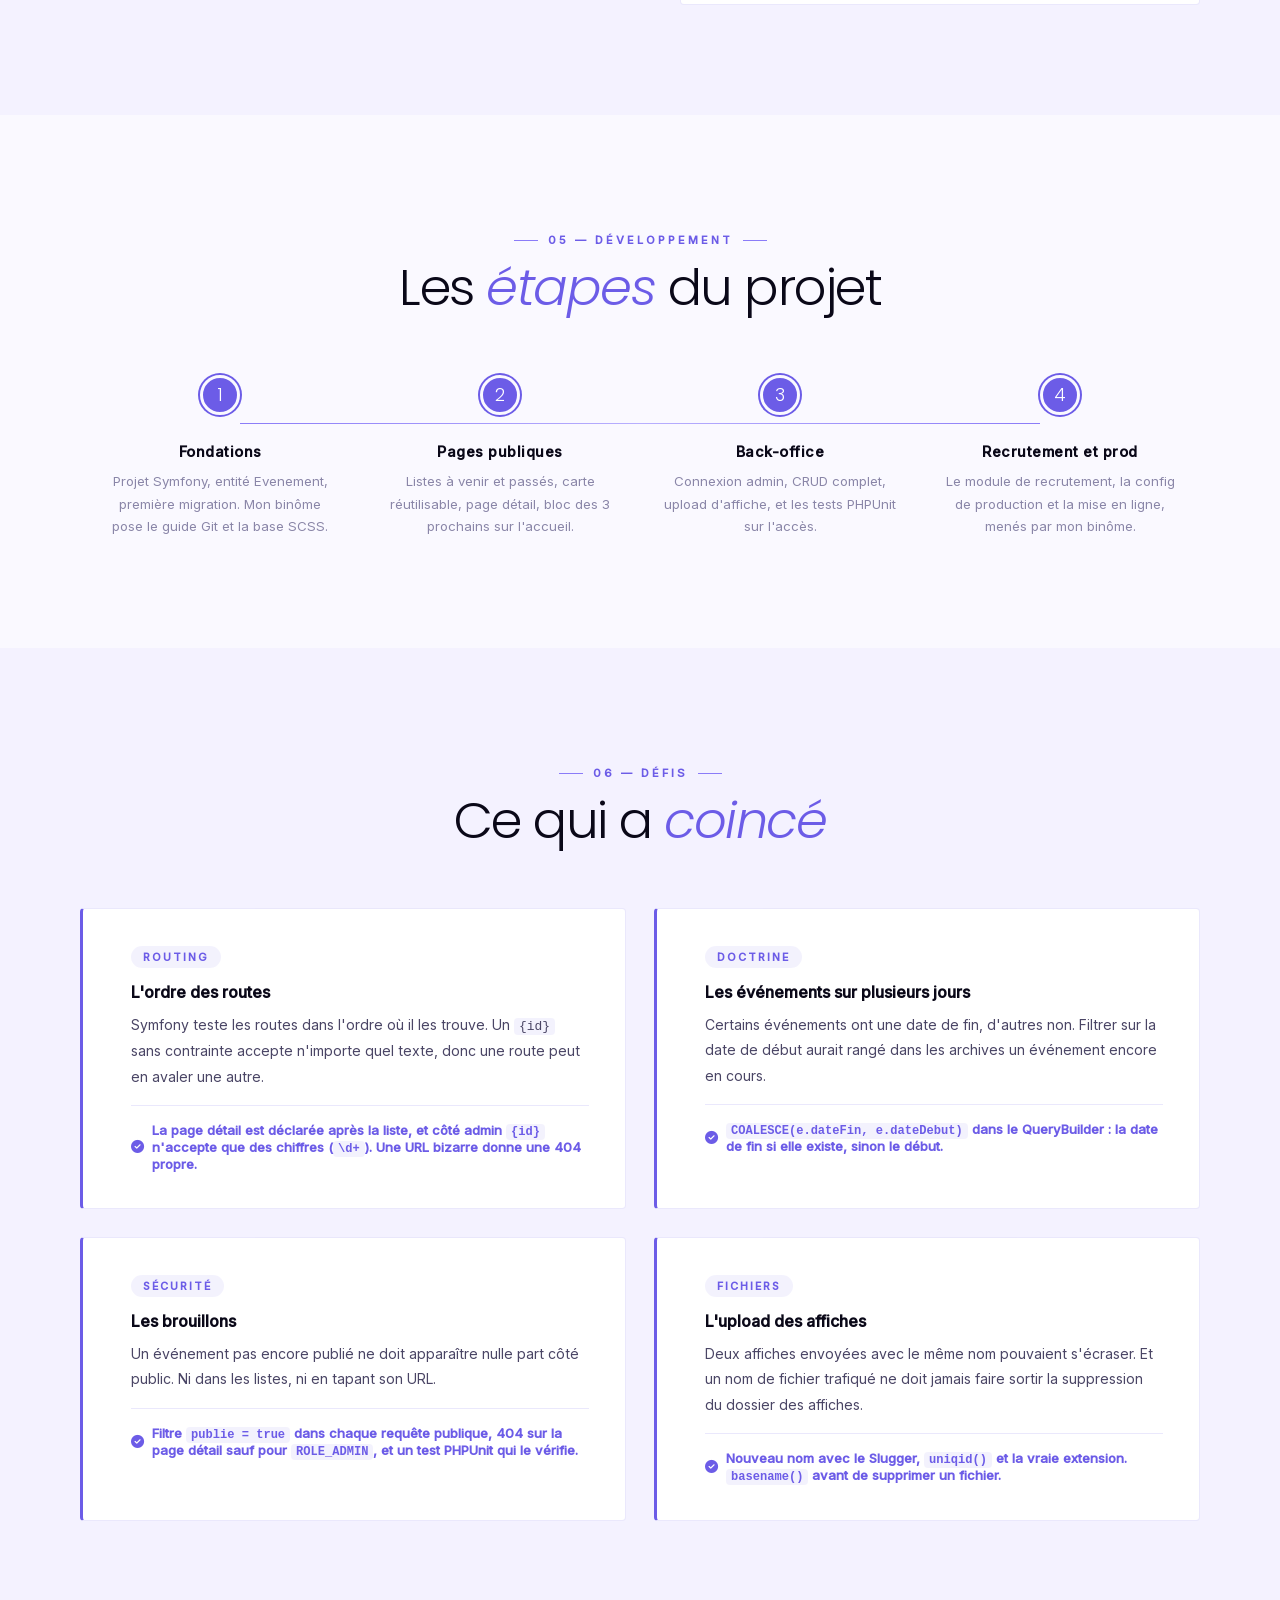
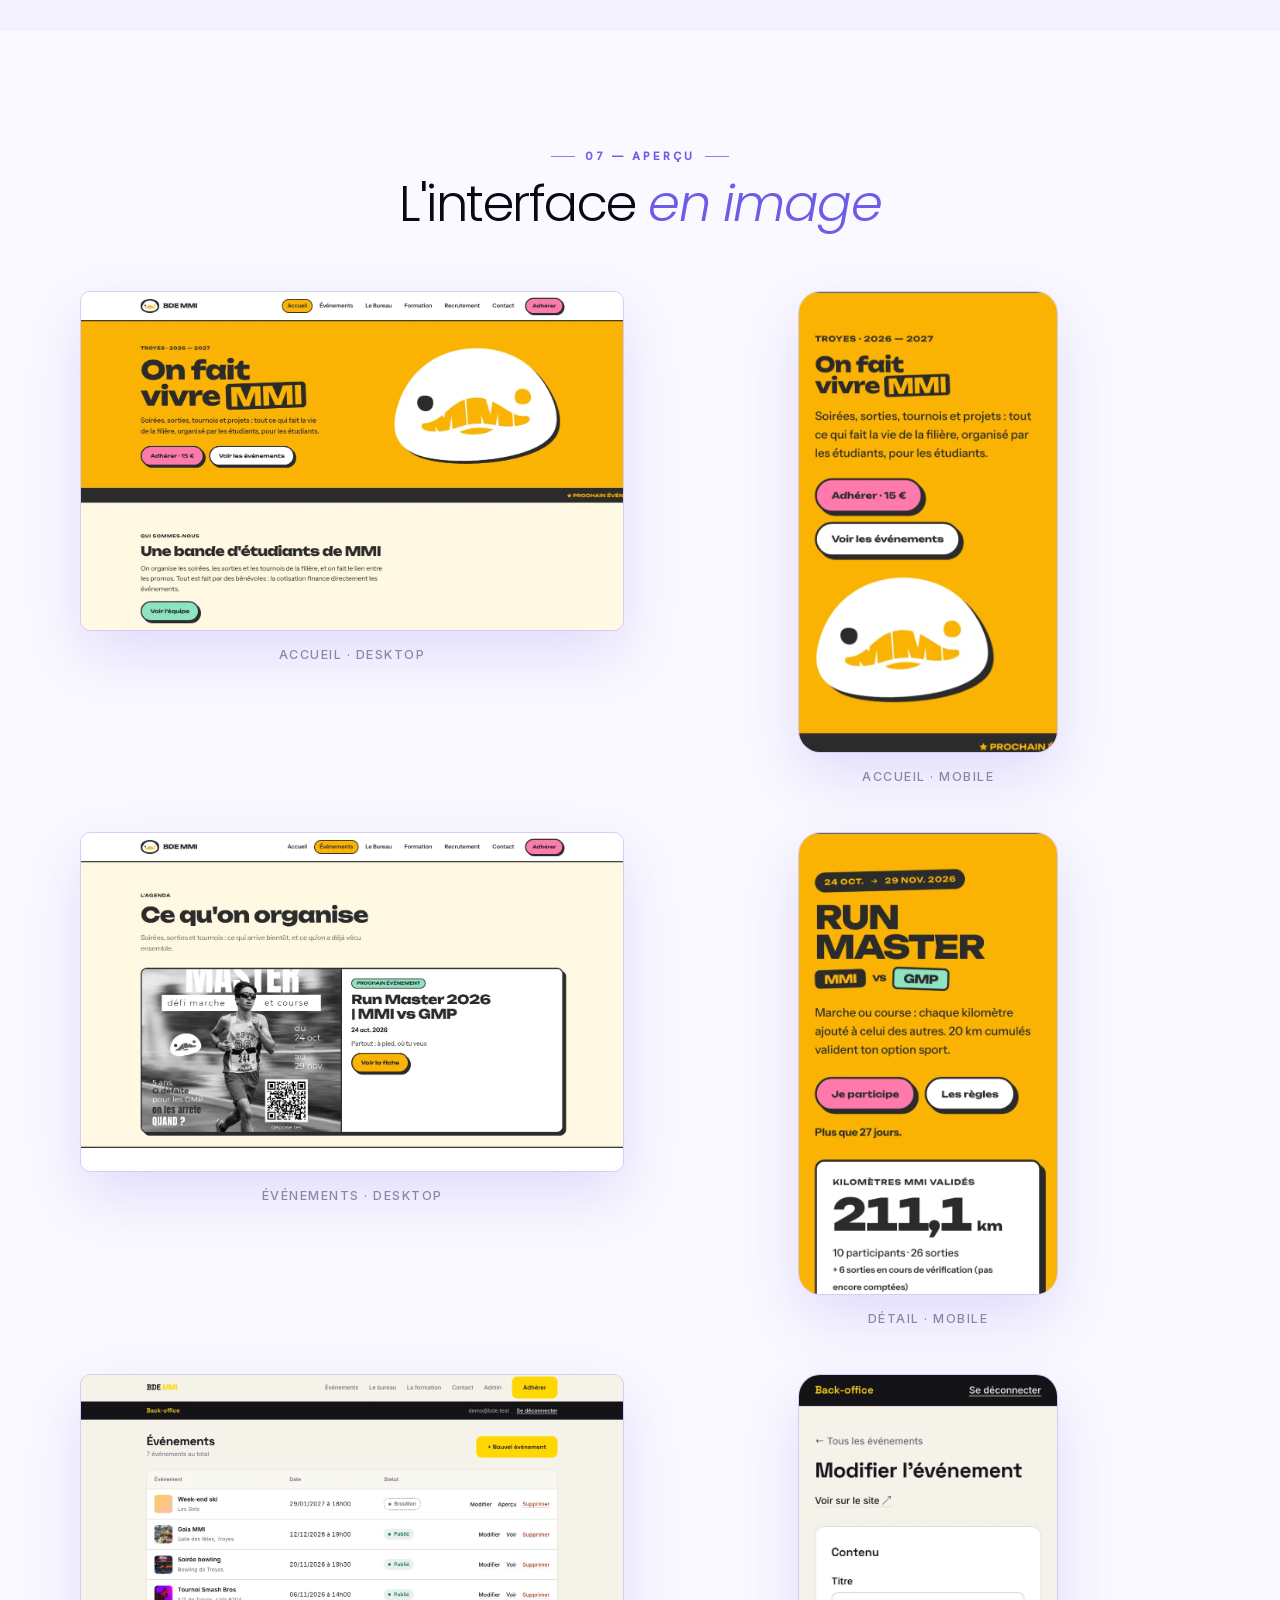
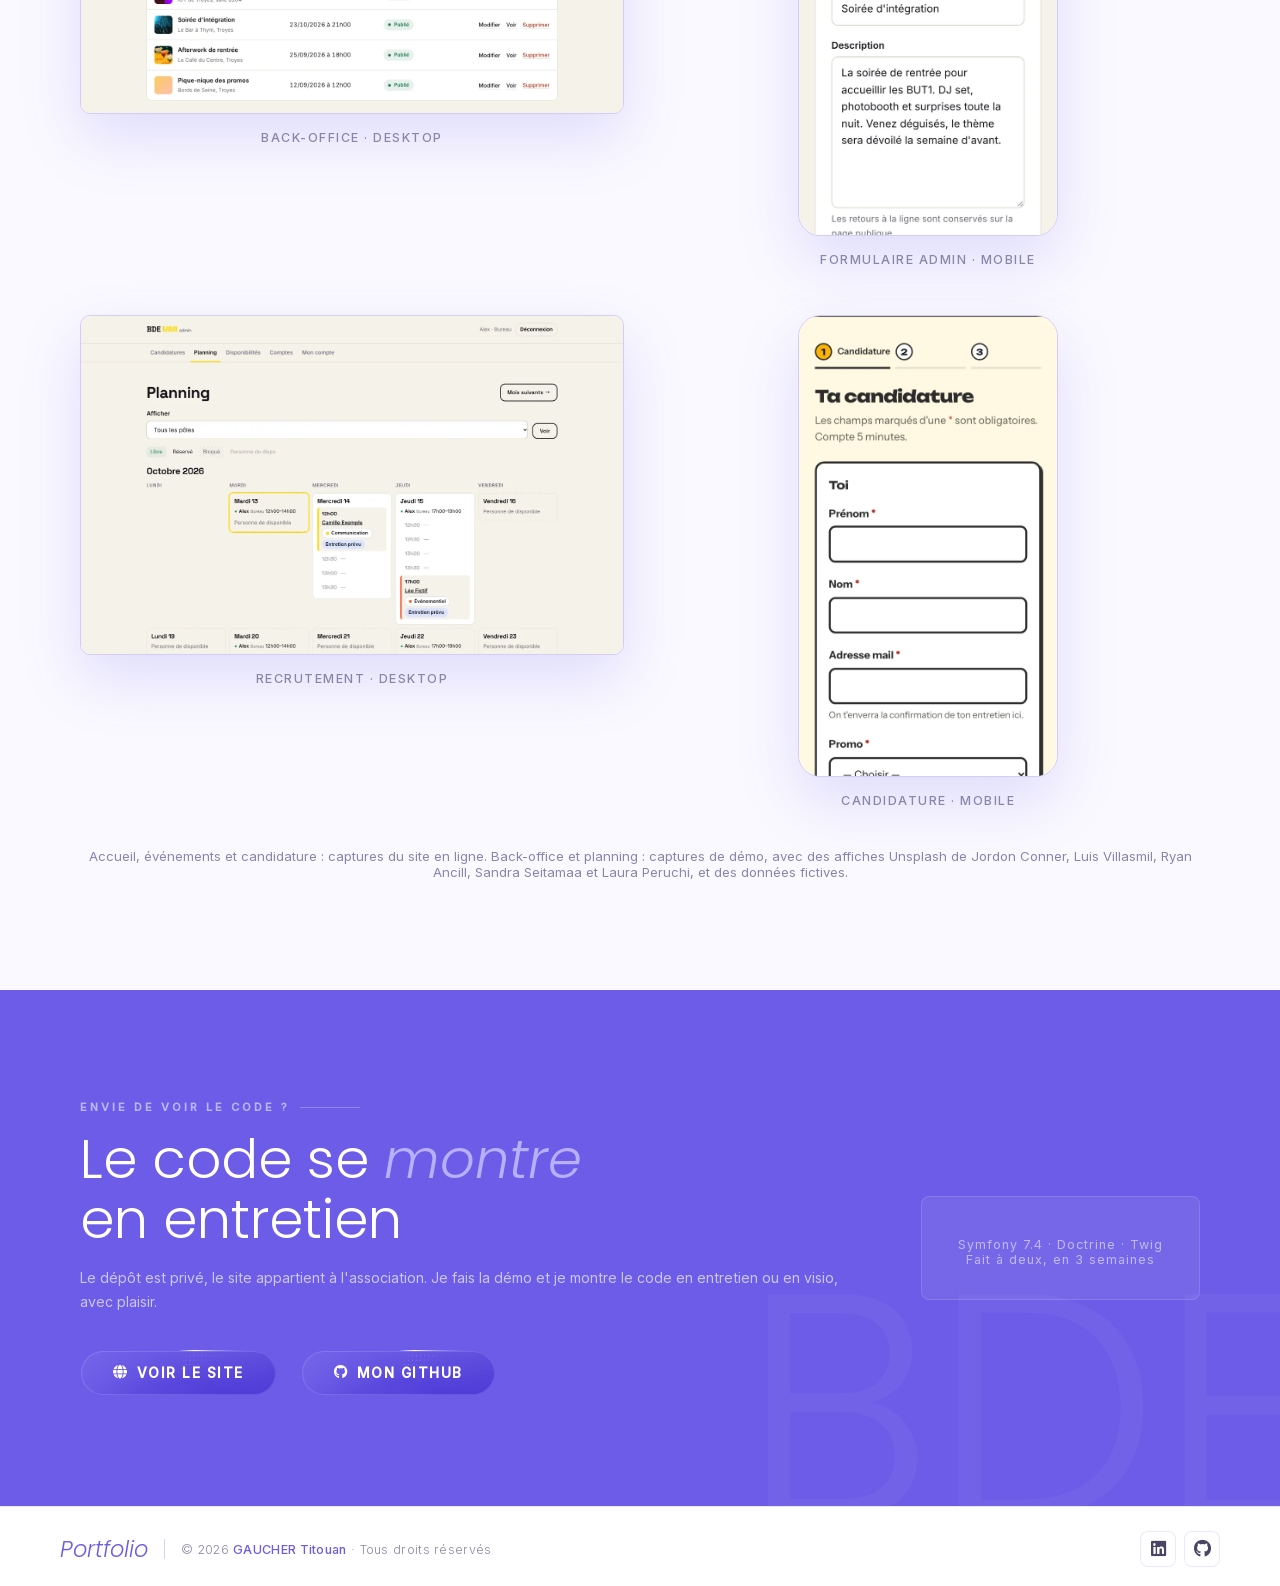
<file: projet-bde-mmi.html>
<!DOCTYPE html>
<html lang="fr">
<head>
  <meta charset="UTF-8" />
  <meta name="viewport" content="width=device-width, initial-scale=1.0, viewport-fit=cover" />
  <meta name="description" content="Le site du BDE MMI de Troyes, codé en Symfony avec mon binôme : événements, back-office pour le bureau et module de recrutement." />
  <title>Site du BDE MMI · Titouan Gaucher</title>
  <link rel="stylesheet" href="css/main.css" />
  <link rel="stylesheet" href="css/fa/all.min.css" />
  <link rel="icon" href="./images/favicon.svg" type="image/svg+xml" />
  <link rel="icon" href="./images/favicon-32.png" sizes="32x32" type="image/png" />
  <link rel="icon" href="./images/favicon-16.png" sizes="16x16" type="image/png" />
  <link rel="apple-touch-icon" href="./images/apple-touch-icon.png" />
  <link rel="manifest" href="./site.webmanifest" />
  <meta name="theme-color" content="#6c5ce7" />
  <link rel="stylesheet" href="css/projet.css" />
</head>
<body>

  <div class="cursor" id="cursor"></div>
  <div class="grain-overlay" aria-hidden="true"></div>

  <!-- ── HEADER ── -->
  <header class="en-tete">
    <a class="logo" href="index.html">
      <span class="logo-p">P</span>
      <span class="logo-rest">ortfolio</span>
    </a>
    <a class="nav-back" href="index.html#projets">
      <i class="fa-solid fa-arrow-left"></i> Retour aux projets
    </a>
  </header>

  <!-- ── HERO ── -->
  <section class="projet-hero">
    <span class="projet-hero__bg-num" aria-hidden="true">05</span>
    <div class="projet-hero__left">
      <div class="projet-meta reveal">
        <span class="projet-meta__label">Projet associatif · en binôme</span>
        <span class="projet-meta__annee">2026</span>
      </div>
      <h1 class="projet-hero__titre reveal">Site du <em>BDE MMI</em></h1>
      <p class="projet-hero__desc reveal">Le site du bureau des étudiants MMI de Troyes. Les événements, une page par soirée, un back-office pour que le bureau publie tout seul, et un module de recrutement. Codé en Symfony avec mon binôme, en trois semaines.</p>
      <div class="projet-hero__actions reveal">
        <a class="shiny-cta" href="https://bde-mmi-troyes.fr/" target="_blank" rel="noopener">
          <span><i class="fa-solid fa-globe"></i> Voir le site</span>
        </a>
        <a class="shiny-cta" href="https://github.com/Titoox" target="_blank" rel="noopener">
          <span><i class="fa-brands fa-github"></i> Mon GitHub</span>
        </a>
      </div>
    </div>
    <div class="projet-hero__right">
      <div class="preview-wrapper">
        <span class="preview-badge">Symfony</span>
        <div class="preview-frame reveal-right">
          <img src="images/bde-mmi/desktop-accueil.webp" alt="Page d'accueil du site du BDE MMI : bandeau jaune « On fait vivre MMI » et boutons Adhérer et Voir les événements" style="width:100%;height:100%;object-fit:cover;display:block;" />
        </div>
        <div class="preview-tag preview-tag--js"><i class="fa-brands fa-symfony" style="color:#1a1a1a"></i> Symfony</div>
        <div class="preview-tag preview-tag--html"><i class="fa-solid fa-database" style="color:#0f2f70"></i> MySQL</div>
        <div class="preview-tag preview-tag--css"><i class="fa-solid fa-code" style="color:#6c5ce7"></i> Twig</div>
      </div>
    </div>
  </section>

  <!-- ── STATS ── -->
  <div class="stats-bar">
    <div class="stat-item reveal">
      <span class="stat-item__deco">9</span>
      <div class="stat-item__num">9</div>
      <div class="stat-item__label">Routes Symfony</div>
    </div>
    <div class="stat-item reveal">
      <span class="stat-item__deco">2</span>
      <div class="stat-item__num">2</div>
      <div class="stat-item__label">Entités Doctrine</div>
    </div>
    <div class="stat-item reveal">
      <span class="stat-item__deco">4</span>
      <div class="stat-item__num">4</div>
      <div class="stat-item__label">Tests PHPUnit</div>
    </div>
    <div class="stat-item reveal">
      <span class="stat-item__deco">3</span>
      <div class="stat-item__num">3</div>
      <div class="stat-item__label">Semaines</div>
    </div>
  </div>

  <!-- ── MA PART / RÔLE DE L'IA ── -->
  <section class="part-ia reveal" aria-labelledby="titre-part-ia">
    <div class="part-ia__inner">
      <h2 class="part-ia__titre" id="titre-part-ia">Ma part et le rôle de l'IA</h2>
      <ul class="part-ia__liste">
        <li><strong>Projet en binôme :</strong> le travail est partagé avec mon coéquipier, pas fait seul.</li>
        <li><strong>Ma part :</strong> le cœur Symfony, avec l'entité, les listes, la page détail et le back-office.</li>
        <li><strong>L'IA :</strong> je m'en suis servi pour structurer le code et écrire les tests. Je relis et je teste tout ce qu'elle propose.</li>
      </ul>
    </div>
  </section>

  <!-- ── CONTEXTE ── -->
  <section class="section">
    <div class="section-header reveal">
      <div class="section-label">01 — Contexte</div>
      <h2 class="titre-section">Le <em>point</em> de départ</h2>
    </div>
    <div class="contexte-grid">
      <div class="contexte-text reveal-left">
        <p>Le BDE avait besoin d'un endroit fixe pour ses événements. La date, le lieu, le prix adhérent et non adhérent, l'affiche, le lien de billetterie. Et surtout, le bureau devait pouvoir tout publier lui-même, sans attendre un développeur.</p>
        <p>On l'a fait à deux. Mon binôme a monté la structure SCSS mobile-first, la mise en page de l'accueil, le module de recrutement et la mise en prod. Moi j'ai pris le cœur Symfony : l'entité Evenement, les listes à venir et passés, la page détail, le bloc des 3 prochains événements sur l'accueil, et tout le back-office (connexion admin, CRUD, upload des affiches).</p>
      </div>
      <ul class="objectifs-list reveal-right">
        <li>
          <span class="obj-num">1</span>
          <div class="obj-text">
            <strong>Des événements toujours à jour</strong>
            <span>Une soirée terminée part toute seule dans les archives. Personne n'a à y penser.</span>
          </div>
        </li>
        <li>
          <span class="obj-num">2</span>
          <div class="obj-text">
            <strong>Un bureau autonome</strong>
            <span>Créer, modifier ou retirer un événement depuis un formulaire. Pas de SQL, pas de FTP.</span>
          </div>
        </li>
        <li>
          <span class="obj-num">3</span>
          <div class="obj-text">
            <strong>Mobile d'abord</strong>
            <span>Les étudiants ouvrent le site sur leur téléphone, donc le style part du petit écran.</span>
          </div>
        </li>
        <li>
          <span class="obj-num">4</span>
          <div class="obj-text">
            <strong>Le recrutement au même endroit</strong>
            <span>Les candidatures pour rejoindre le bureau et les créneaux d'entretien vivent sur le même site.</span>
          </div>
        </li>
      </ul>
    </div>
  </section>

  <!-- ── STACK TECH ── -->
  <section class="section section--alt">
    <div class="section-header reveal">
      <div class="section-label">02 — Stack technique</div>
      <h2 class="titre-section">Les <em>outils</em> et pourquoi</h2>
    </div>
    <div class="stack-grid stack-grid--bde">
      <div class="tech-card reveal">
        <div class="tech-card__icon"><i class="fa-brands fa-symfony" style="color:#1a1a1a"></i></div>
        <div class="tech-card__name">Symfony 7.4</div>
        <div class="tech-card__desc">Le framework PHP qui tient tout le projet. Les routes sont déclarées en attributs au-dessus des méthodes, la sécurité et les formulaires sont fournis.</div>
        <div class="tech-card__usage">Routing · Security · Forms</div>
        <div class="tech-card__bg"><i class="fa-brands fa-symfony"></i></div>
      </div>
      <div class="tech-card reveal">
        <div class="tech-card__icon"><i class="fa-solid fa-database" style="color:#0f2f70"></i></div>
        <div class="tech-card__name">Doctrine + MySQL</div>
        <div class="tech-card__desc">Un événement est une classe PHP. Doctrine crée la table, génère les migrations et me rend des objets au lieu de tableaux SQL.</div>
        <div class="tech-card__usage">Entités · Migrations · QueryBuilder</div>
        <div class="tech-card__bg"><i class="fa-solid fa-database"></i></div>
      </div>
      <div class="tech-card reveal">
        <div class="tech-card__icon"><i class="fa-solid fa-code" style="color:#6c5ce7"></i></div>
        <div class="tech-card__name">Twig</div>
        <div class="tech-card__desc">Un gabarit de base que chaque page complète. La carte d'un événement est écrite une fois et réutilisée sur l'accueil et sur la liste.</div>
        <div class="tech-card__usage">Héritage · Partials · Filtres</div>
        <div class="tech-card__bg"><i class="fa-solid fa-code"></i></div>
      </div>
      <div class="tech-card reveal">
        <div class="tech-card__icon"><i class="fa-brands fa-sass" style="color:#cd6799"></i></div>
        <div class="tech-card__name">AssetMapper + Sass</div>
        <div class="tech-card__desc">Le SCSS est compilé par Symfony lui-même. Pas de Webpack, pas de Node à installer sur le serveur.</div>
        <div class="tech-card__usage">SCSS · Mobile-first · Sans Node</div>
        <div class="tech-card__bg"><i class="fa-brands fa-sass"></i></div>
      </div>
      <div class="tech-card reveal">
        <div class="tech-card__icon"><i class="fa-brands fa-php" style="color:#7277ad"></i></div>
        <div class="tech-card__name">PHP natif + PDO</div>
        <div class="tech-card__desc">Le module de recrutement de mon binôme. Candidatures et créneaux d'entretien, en PHP sans framework, avec des requêtes préparées.</div>
        <div class="tech-card__usage">PDO · Requêtes préparées</div>
        <div class="tech-card__bg"><i class="fa-brands fa-php"></i></div>
      </div>
      <div class="tech-card reveal">
        <div class="tech-card__icon"><i class="fa-solid fa-vial" style="color:#2e9e6b"></i></div>
        <div class="tech-card__name">PHPUnit</div>
        <div class="tech-card__desc">Quatre tests sur une base dédiée. Un brouillon ne s'affiche jamais, l'admin est verrouillé, et un simple lien ne peut rien supprimer.</div>
        <div class="tech-card__usage">WebTestCase · Base de test</div>
        <div class="tech-card__bg"><i class="fa-solid fa-vial"></i></div>
      </div>
    </div>
  </section>

  <!-- ── ARCHITECTURE ── -->
  <section class="section">
    <div class="section-header reveal">
      <div class="section-label">03 — Architecture</div>
      <h2 class="titre-section">Comment le <em>code</em> tourne</h2>
    </div>

    <div class="archi-flux reveal" aria-label="Trajet d'une requête dans Symfony">
      <div class="archi-flux__noeud">
        <span class="archi-flux__nom">Route</span>
        <span class="archi-flux__detail">#[Route] sur la méthode</span>
      </div>
      <i class="fa-solid fa-arrow-right archi-flux__fleche" aria-hidden="true"></i>
      <div class="archi-flux__noeud">
        <span class="archi-flux__nom">Contrôleur</span>
        <span class="archi-flux__detail">vérifie, décide</span>
      </div>
      <i class="fa-solid fa-arrow-right archi-flux__fleche" aria-hidden="true"></i>
      <div class="archi-flux__noeud">
        <span class="archi-flux__nom">Repository</span>
        <span class="archi-flux__detail">QueryBuilder</span>
      </div>
      <i class="fa-solid fa-arrow-right archi-flux__fleche" aria-hidden="true"></i>
      <div class="archi-flux__noeud">
        <span class="archi-flux__nom">Doctrine · MySQL</span>
        <span class="archi-flux__detail">objets Evenement</span>
      </div>
      <i class="fa-solid fa-arrow-right archi-flux__fleche" aria-hidden="true"></i>
      <div class="archi-flux__noeud">
        <span class="archi-flux__nom">Twig</span>
        <span class="archi-flux__detail">page HTML</span>
      </div>
    </div>

    <div class="contexte-grid">
      <div class="contexte-text reveal-left">
        <p>Chaque page suit le même trajet. Symfony lit l'URL et trouve la route, déclarée juste au-dessus de la méthode du contrôleur. Le contrôleur demande les données au repository, qui écrit la requête avec le QueryBuilder de Doctrine. Ce qui revient, ce sont des objets Evenement, pas des lignes SQL.</p>
        <p>Le contrôleur passe ces objets à un template Twig. Tous les templates héritent de base.html.twig, et la carte d'un événement vit dans un partial à part. Le module de recrutement de mon binôme est rangé dans son propre dossier, en PHP natif. Même site, deux codes séparés.</p>
      </div>
      <div class="code-bloc reveal-right">
        <div class="code-bloc__fichier">Arborescence (simplifiée)</div>
<pre><code>src/
├── Controller/
│   ├── AccueilController.php
│   ├── EvenementController.php
│   ├── SecurityController.php
│   └── Admin/EvenementAdminController.php
├── Entity/        <span class="c-com">Evenement, Utilisateur</span>
├── Repository/    <span class="c-com">les requêtes Doctrine</span>
├── Form/          <span class="c-com">EvenementType</span>
└── Command/       <span class="c-com">créer un admin en ligne de commande</span>
templates/
├── base.html.twig
├── accueil/  evenement/  admin/  security/
└── partials/_carte_evenement.html.twig
recrutement/       <span class="c-com">module PHP natif de mon binôme</span>
tests/Controller/  <span class="c-com">4 tests PHPUnit</span></code></pre>
      </div>
    </div>

    <div class="code-rangee">
      <div class="reveal-left">
        <h3 class="code-rangee__titre">Les événements <em>à venir</em></h3>
        <p>Une soirée sur plusieurs jours ne doit pas partir en archive dès le premier soir. COALESCE prend la date de fin si elle existe, sinon la date de début. Les brouillons sont filtrés dans la même requête.</p>
      </div>
      <div class="code-bloc reveal-right">
        <div class="code-bloc__fichier">src/Repository/EvenementRepository.php</div>
<pre><code><span class="c-mot">public function</span> trouverAVenir(): <span class="c-mot">array</span>
{
    <span class="c-mot">return</span> $this-&gt;createQueryBuilder(<span class="c-txt">'e'</span>)
        -&gt;andWhere(<span class="c-txt">'e.publie = true'</span>)
        -&gt;andWhere(<span class="c-txt">'COALESCE(e.dateFin, e.dateDebut) &gt;= :maintenant'</span>)
        -&gt;setParameter(<span class="c-txt">'maintenant'</span>, <span class="c-mot">new</span> \DateTime())
        -&gt;orderBy(<span class="c-txt">'e.dateDebut'</span>, <span class="c-txt">'ASC'</span>)
        -&gt;getQuery()
        -&gt;getResult();
}</code></pre>
      </div>
    </div>

    <div class="code-rangee">
      <div class="reveal-left">
        <h3 class="code-rangee__titre">La page d'un <em>événement</em></h3>
        <p>Le contrôleur ne reçoit pas un numéro mais directement un Evenement. Symfony le cherche en base et renvoie une 404 tout seul si l'id n'existe pas. Un brouillon donne aussi une 404 au public, mais un admin connecté peut le prévisualiser avant de le publier.</p>
      </div>
      <div class="code-bloc reveal-right">
        <div class="code-bloc__fichier">src/Controller/EvenementController.php</div>
<pre><code>#[Route(<span class="c-txt">'/evenements/{id}'</span>, name: <span class="c-txt">'evenement_detail'</span>)]
<span class="c-mot">public function</span> detail(Evenement $evenement): Response
{
    <span class="c-com">// Un brouillon reste invisible pour le public,</span>
    <span class="c-com">// mais un admin peut le prévisualiser</span>
    <span class="c-mot">if</span> (!$evenement-&gt;isPublie() &amp;&amp; !$this-&gt;isGranted(<span class="c-txt">'ROLE_ADMIN'</span>)) {
        <span class="c-mot">throw</span> $this-&gt;createNotFoundException(<span class="c-txt">'Événement non trouvé'</span>);
    }
    <span class="c-mot">return</span> $this-&gt;render(<span class="c-txt">'evenement/detail.html.twig'</span>, [
        <span class="c-txt">'evenement'</span> =&gt; $evenement,
    ]);
}</code></pre>
      </div>
    </div>

    <div class="code-rangee">
      <div class="reveal-left">
        <h3 class="code-rangee__titre">Supprimer, mais <em>proprement</em></h3>
        <p>La suppression n'accepte que le POST, avec un jeton CSRF propre à chaque événement. Un lien piégé ou un simple GET tombe sur une erreur 405. Un des tests PHPUnit vérifie exactement ça.</p>
      </div>
      <div class="code-bloc reveal-right">
        <div class="code-bloc__fichier">src/Controller/Admin/EvenementAdminController.php</div>
<pre><code>#[Route(<span class="c-txt">'/{id}/supprimer'</span>, name: <span class="c-txt">'admin_evenement_supprimer'</span>,
    requirements: [<span class="c-txt">'id'</span> =&gt; <span class="c-txt">'\d+'</span>], methods: [<span class="c-txt">'POST'</span>])]
<span class="c-mot">public function</span> supprimer(Evenement $evenement, Request $requete, ...): Response
{
    <span class="c-com">// Le jeton CSRF envoyé par le formulaire de la liste doit être le bon</span>
    $jeton = $requete-&gt;getPayload()-&gt;getString(<span class="c-txt">'_token'</span>);
    <span class="c-mot">if</span> (!$this-&gt;isCsrfTokenValid(<span class="c-txt">'supprimer'</span> . $evenement-&gt;getId(), $jeton)) {
        <span class="c-mot">return</span> $this-&gt;redirectToRoute(<span class="c-txt">'admin_evenement_liste'</span>);
    }
    $this-&gt;supprimerFichierAffiche($evenement-&gt;getAffiche());
    $entityManager-&gt;remove($evenement);
    $entityManager-&gt;flush();
    <span class="c-com">// ...</span>
}</code></pre>
      </div>
    </div>
  </section>

  <!-- ── FONCTIONNALITÉS ── -->
  <section class="section section--alt">
    <div class="section-header reveal">
      <div class="section-label">04 — Fonctionnalités</div>
      <h2 class="titre-section">Ce que fait le <em>site</em></h2>
    </div>
    <div class="contexte-grid">
      <div class="reveal-left">
        <h3 style="font-family:var(--serif); font-size:1.6em; font-weight:300; margin-bottom:24px;">Côté <em style="color:var(--v1)">étudiants</em></h3>
        <ul class="objectifs-list">
          <li>
            <span class="obj-num">→</span>
            <div class="obj-text">
              <strong>À venir et passés</strong>
              <span>Deux listes séparées, triées par date. Le passage de l'une à l'autre est automatique.</span>
            </div>
          </li>
          <li>
            <span class="obj-num">→</span>
            <div class="obj-text">
              <strong>Une page par événement</strong>
              <span>Affiche, date, lieu, prix adhérent et non adhérent, lien vers la billetterie.</span>
            </div>
          </li>
          <li>
            <span class="obj-num">→</span>
            <div class="obj-text">
              <strong>Les 3 prochains sur l'accueil</strong>
              <span>Ce qui arrive bientôt, visible dès l'ouverture du site.</span>
            </div>
          </li>
          <li>
            <span class="obj-num">→</span>
            <div class="obj-text">
              <strong>Candidater au bureau</strong>
              <span>Un formulaire pour proposer sa candidature et réserver un créneau d'entretien.</span>
            </div>
          </li>
        </ul>
      </div>
      <div class="reveal-right">
        <h3 style="font-family:var(--serif); font-size:1.6em; font-weight:300; margin-bottom:24px;">Côté <em style="color:var(--v1)">bureau</em></h3>
        <ul class="objectifs-list">
          <li>
            <span class="obj-num">→</span>
            <div class="obj-text">
              <strong>Connexion admin</strong>
              <span>Tout /admin est fermé par le composant Security. Un compte se crée en ligne de commande.</span>
            </div>
          </li>
          <li>
            <span class="obj-num">→</span>
            <div class="obj-text">
              <strong>Créer, modifier, supprimer</strong>
              <span>Un formulaire Symfony, et un message de confirmation après chaque action.</span>
            </div>
          </li>
          <li>
            <span class="obj-num">→</span>
            <div class="obj-text">
              <strong>Brouillon ou publié</strong>
              <span>Une case à cocher décide si le public voit l'événement.</span>
            </div>
          </li>
          <li>
            <span class="obj-num">→</span>
            <div class="obj-text">
              <strong>Upload de l'affiche</strong>
              <span>Le fichier est renommé, rangé, et l'ancienne affiche est supprimée quand on la remplace.</span>
            </div>
          </li>
          <li>
            <span class="obj-num">→</span>
            <div class="obj-text">
              <strong>Suivi du recrutement</strong>
              <span>Candidatures et planning des entretiens, dans le module de mon binôme.</span>
            </div>
          </li>
        </ul>
      </div>
    </div>
  </section>

  <!-- ── ÉTAPES ── -->
  <section class="section">
    <div class="section-header reveal">
      <div class="section-label">05 — Développement</div>
      <h2 class="titre-section">Les <em>étapes</em> du projet</h2>
    </div>
    <div class="methode-steps methode-steps--bde">
      <div class="step reveal">
        <div class="step__dot">1</div>
        <div class="step__title">Fondations</div>
        <div class="step__desc">Projet Symfony, entité Evenement, première migration. Mon binôme pose le guide Git et la base SCSS.</div>
      </div>
      <div class="step reveal">
        <div class="step__dot">2</div>
        <div class="step__title">Pages publiques</div>
        <div class="step__desc">Listes à venir et passés, carte réutilisable, page détail, bloc des 3 prochains sur l'accueil.</div>
      </div>
      <div class="step reveal">
        <div class="step__dot">3</div>
        <div class="step__title">Back-office</div>
        <div class="step__desc">Connexion admin, CRUD complet, upload d'affiche, et les tests PHPUnit sur l'accès.</div>
      </div>
      <div class="step reveal">
        <div class="step__dot">4</div>
        <div class="step__title">Recrutement et prod</div>
        <div class="step__desc">Le module de recrutement, la config de production et la mise en ligne, menés par mon binôme.</div>
      </div>
    </div>
  </section>

  <!-- ── DÉFIS ── -->
  <section class="section section--alt">
    <div class="section-header reveal">
      <div class="section-label">06 — Défis</div>
      <h2 class="titre-section">Ce qui a <em>coincé</em></h2>
    </div>
    <div class="difficultes-grid">
      <div class="diff-card reveal">
        <div class="diff-card__tag">Routing</div>
        <div class="diff-card__title">L'ordre des routes</div>
        <div class="diff-card__text">Symfony teste les routes dans l'ordre où il les trouve. Un <code>{id}</code> sans contrainte accepte n'importe quel texte, donc une route peut en avaler une autre.</div>
        <div class="diff-card__solution"><i class="fa-solid fa-check-circle"></i> <span>La page détail est déclarée après la liste, et côté admin <code>{id}</code> n'accepte que des chiffres (<code>\d+</code>). Une URL bizarre donne une 404 propre.</span></div>
      </div>
      <div class="diff-card reveal">
        <div class="diff-card__tag">Doctrine</div>
        <div class="diff-card__title">Les événements sur plusieurs jours</div>
        <div class="diff-card__text">Certains événements ont une date de fin, d'autres non. Filtrer sur la date de début aurait rangé dans les archives un événement encore en cours.</div>
        <div class="diff-card__solution"><i class="fa-solid fa-check-circle"></i> <span><code>COALESCE(e.dateFin, e.dateDebut)</code> dans le QueryBuilder : la date de fin si elle existe, sinon le début.</span></div>
      </div>
      <div class="diff-card reveal">
        <div class="diff-card__tag">Sécurité</div>
        <div class="diff-card__title">Les brouillons</div>
        <div class="diff-card__text">Un événement pas encore publié ne doit apparaître nulle part côté public. Ni dans les listes, ni en tapant son URL.</div>
        <div class="diff-card__solution"><i class="fa-solid fa-check-circle"></i> <span>Filtre <code>publie = true</code> dans chaque requête publique, 404 sur la page détail sauf pour <code>ROLE_ADMIN</code>, et un test PHPUnit qui le vérifie.</span></div>
      </div>
      <div class="diff-card reveal">
        <div class="diff-card__tag">Fichiers</div>
        <div class="diff-card__title">L'upload des affiches</div>
        <div class="diff-card__text">Deux affiches envoyées avec le même nom pouvaient s'écraser. Et un nom de fichier trafiqué ne doit jamais faire sortir la suppression du dossier des affiches.</div>
        <div class="diff-card__solution"><i class="fa-solid fa-check-circle"></i> <span>Nouveau nom avec le Slugger, <code>uniqid()</code> et la vraie extension. <code>basename()</code> avant de supprimer un fichier.</span></div>
      </div>
    </div>
  </section>

  <!-- ── APERÇU ── -->
  <section class="section">
    <div class="section-header reveal">
      <div class="section-label">07 — Aperçu</div>
      <h2 class="titre-section">L'interface <em>en image</em></h2>
    </div>
    <div class="screens-row">
      <div class="screen-item reveal-left">
        <div class="screen-frame">
          <img loading="lazy" src="images/bde-mmi/desktop-accueil.webp" alt="Accueil du site du BDE MMI sur ordinateur" style="width:100%;height:100%;object-fit:cover;display:block;" />
        </div>
        <div class="screen-label">Accueil · Desktop</div>
      </div>
      <div class="screen-item reveal-right">
        <div class="screen-frame screen-frame--mobile">
          <img loading="lazy" src="images/bde-mmi/mobile-accueil.webp" alt="Accueil du site du BDE MMI sur téléphone" style="width:100%;height:100%;object-fit:cover;display:block;" />
        </div>
        <div class="screen-label">Accueil · Mobile</div>
      </div>
    </div>
    <div class="screens-row" style="margin-top:48px">
      <div class="screen-item reveal-left">
        <div class="screen-frame">
          <img loading="lazy" src="images/bde-mmi/desktop-evenements.webp" alt="Page Événements du site du BDE MMI avec la fiche du prochain événement, Run Master 2026" style="width:100%;height:100%;object-fit:cover;display:block;" />
        </div>
        <div class="screen-label">Événements · Desktop</div>
      </div>
      <div class="screen-item reveal-right">
        <div class="screen-frame screen-frame--mobile">
          <img loading="lazy" src="images/bde-mmi/mobile-detail.webp" alt="Page de l'événement Run Master MMI vs GMP sur téléphone, avec les boutons Je participe et Les règles" style="width:100%;height:100%;object-fit:cover;display:block;" />
        </div>
        <div class="screen-label">Détail · Mobile</div>
      </div>
    </div>
    <div class="screens-row" style="margin-top:48px">
      <div class="screen-item reveal-left">
        <div class="screen-frame">
          <img loading="lazy" src="images/bde-mmi/desktop-admin-liste.webp" alt="Liste des événements dans le back-office" style="width:100%;height:100%;object-fit:cover;display:block;" />
        </div>
        <div class="screen-label">Back-office · Desktop</div>
      </div>
      <div class="screen-item reveal-right">
        <div class="screen-frame screen-frame--mobile">
          <img loading="lazy" src="images/bde-mmi/mobile-admin-formulaire.webp" alt="Formulaire d'édition d'un événement sur téléphone" style="width:100%;height:100%;object-fit:cover;display:block;" />
        </div>
        <div class="screen-label">Formulaire admin · Mobile</div>
      </div>
    </div>
    <div class="screens-row" style="margin-top:48px">
      <div class="screen-item reveal-left">
        <div class="screen-frame">
          <img loading="lazy" src="images/bde-mmi/desktop-recrutement-planning.webp" alt="Planning des entretiens du module de recrutement" style="width:100%;height:100%;object-fit:cover;display:block;" />
        </div>
        <div class="screen-label">Recrutement · Desktop</div>
      </div>
      <div class="screen-item reveal-right">
        <div class="screen-frame screen-frame--mobile">
          <img loading="lazy" src="images/bde-mmi/mobile-recrutement-formulaire.webp" alt="Formulaire de candidature au BDE sur téléphone, étape 1 : prénom, nom, adresse mail et promo" style="width:100%;height:100%;object-fit:cover;display:block;" />
        </div>
        <div class="screen-label">Candidature · Mobile</div>
      </div>
    </div>
    <p class="credit-photos">Accueil, événements et candidature : captures du site en ligne. Back-office et planning : captures de démo, avec des affiches Unsplash de Jordon Conner, Luis Villasmil, Ryan Ancill, Sandra Seitamaa et Laura Peruchi, et des données fictives.</p>
  </section>

  <!-- ── CTA ── -->
  <section class="cta-section" data-text="BDE">
    <div class="cta-left">
      <div class="cta-label">Envie de voir le code ?</div>
      <h2 class="cta-title">Le code se <em>montre</em><br>en entretien</h2>
      <p style="color:rgba(255,255,255,0.65); font-size:0.88em; margin-top:16px; line-height:1.7;">Le dépôt est privé, le site appartient à l'association. Je fais la démo et je montre le code en entretien ou en visio, avec plaisir.</p>
      <div class="cta-actions">
        <a class="shiny-cta" href="https://bde-mmi-troyes.fr/" target="_blank" rel="noopener">
          <span><i class="fa-solid fa-globe"></i> Voir le site</span>
        </a>
        <a class="shiny-cta" href="https://github.com/Titoox" target="_blank" rel="noopener">
          <span><i class="fa-brands fa-github"></i> Mon GitHub</span>
        </a>
      </div>
    </div>
    <div class="cta-right">
      <div class="cta-card"><div class="cta-card__text">Symfony 7.4 · Doctrine · Twig<br>Fait à deux, en 3 semaines</div></div>
    </div>
  </section>

  <!-- ── FOOTER ── -->
  <footer class="pied-de-page">
    <div class="footer-left">
      <a class="footer-logo" href="index.html">Portfolio</a>
      <div class="footer-sep"></div>
      <p class="pied-copyright">
        © 2026 <span class="pied-nom">GAUCHER Titouan</span>
        <span> · </span> Tous droits réservés
      </p>
    </div>
    <nav class="icones-footer" aria-label="Réseaux sociaux">
      <a href="https://www.linkedin.com/in/titouan-gaucher/" target="_blank" aria-label="LinkedIn">
        <i class="fa-brands fa-linkedin"></i>
      </a>
      <a href="https://github.com/Titoox" target="_blank" aria-label="GitHub">
        <i class="fa-brands fa-github"></i>
      </a>
    </nav>
  </footer>

  <button onclick="window.scrollTo({top:0,behavior:'smooth'})" id="bouton-haut" title="Retour en haut" aria-label="Retour en haut de page">
    <svg height="1.1em" viewBox="0 0 512 512"><path d="M233.4 105.4c12.5-12.5 32.8-12.5 45.3 0l192 192c12.5 12.5 12.5 32.8 0 45.3s-32.8 12.5-45.3 0L256 173.3 86.6 342.6c-12.5 12.5-32.8 12.5-45.3 0s-12.5-32.8 0-45.3l192-192z"/></svg>
  </button>

  <script>
    const cursor = document.getElementById('cursor');
    const isTouch = window.matchMedia('(hover: none) and (pointer: coarse)').matches;
    if (cursor && !isTouch) {
      document.body.style.cursor = 'none';
      document.addEventListener('mousemove', e => {
        cursor.style.transform = `translate(${e.clientX - 4}px, ${e.clientY - 4}px)`;
      }, { passive: true });
      document.querySelectorAll('a, button').forEach(el => {
        el.addEventListener('mouseenter', () => cursor.classList.add('hover'));
        el.addEventListener('mouseleave', () => cursor.classList.remove('hover'));
      });
    } else if (cursor) {
      cursor.style.display = 'none';
    }

    const btn = document.getElementById('bouton-haut');
    let ticking = false;
    window.addEventListener('scroll', () => {
      if (!ticking) {
        requestAnimationFrame(() => {
          if (btn) btn.style.display = window.scrollY > 400 ? 'flex' : 'none';
          ticking = false;
        });
        ticking = true;
      }
    }, { passive: true });

    const observer = new IntersectionObserver((entries) => {
      entries.forEach(e => {
        if (e.isIntersecting) {
          e.target.classList.add('visible');
          observer.unobserve(e.target);
        }
      });
    }, { threshold: 0.12 });
    document.querySelectorAll('.reveal, .reveal-left, .reveal-right').forEach(el => observer.observe(el));
  </script>

</body>
</html>
</file>
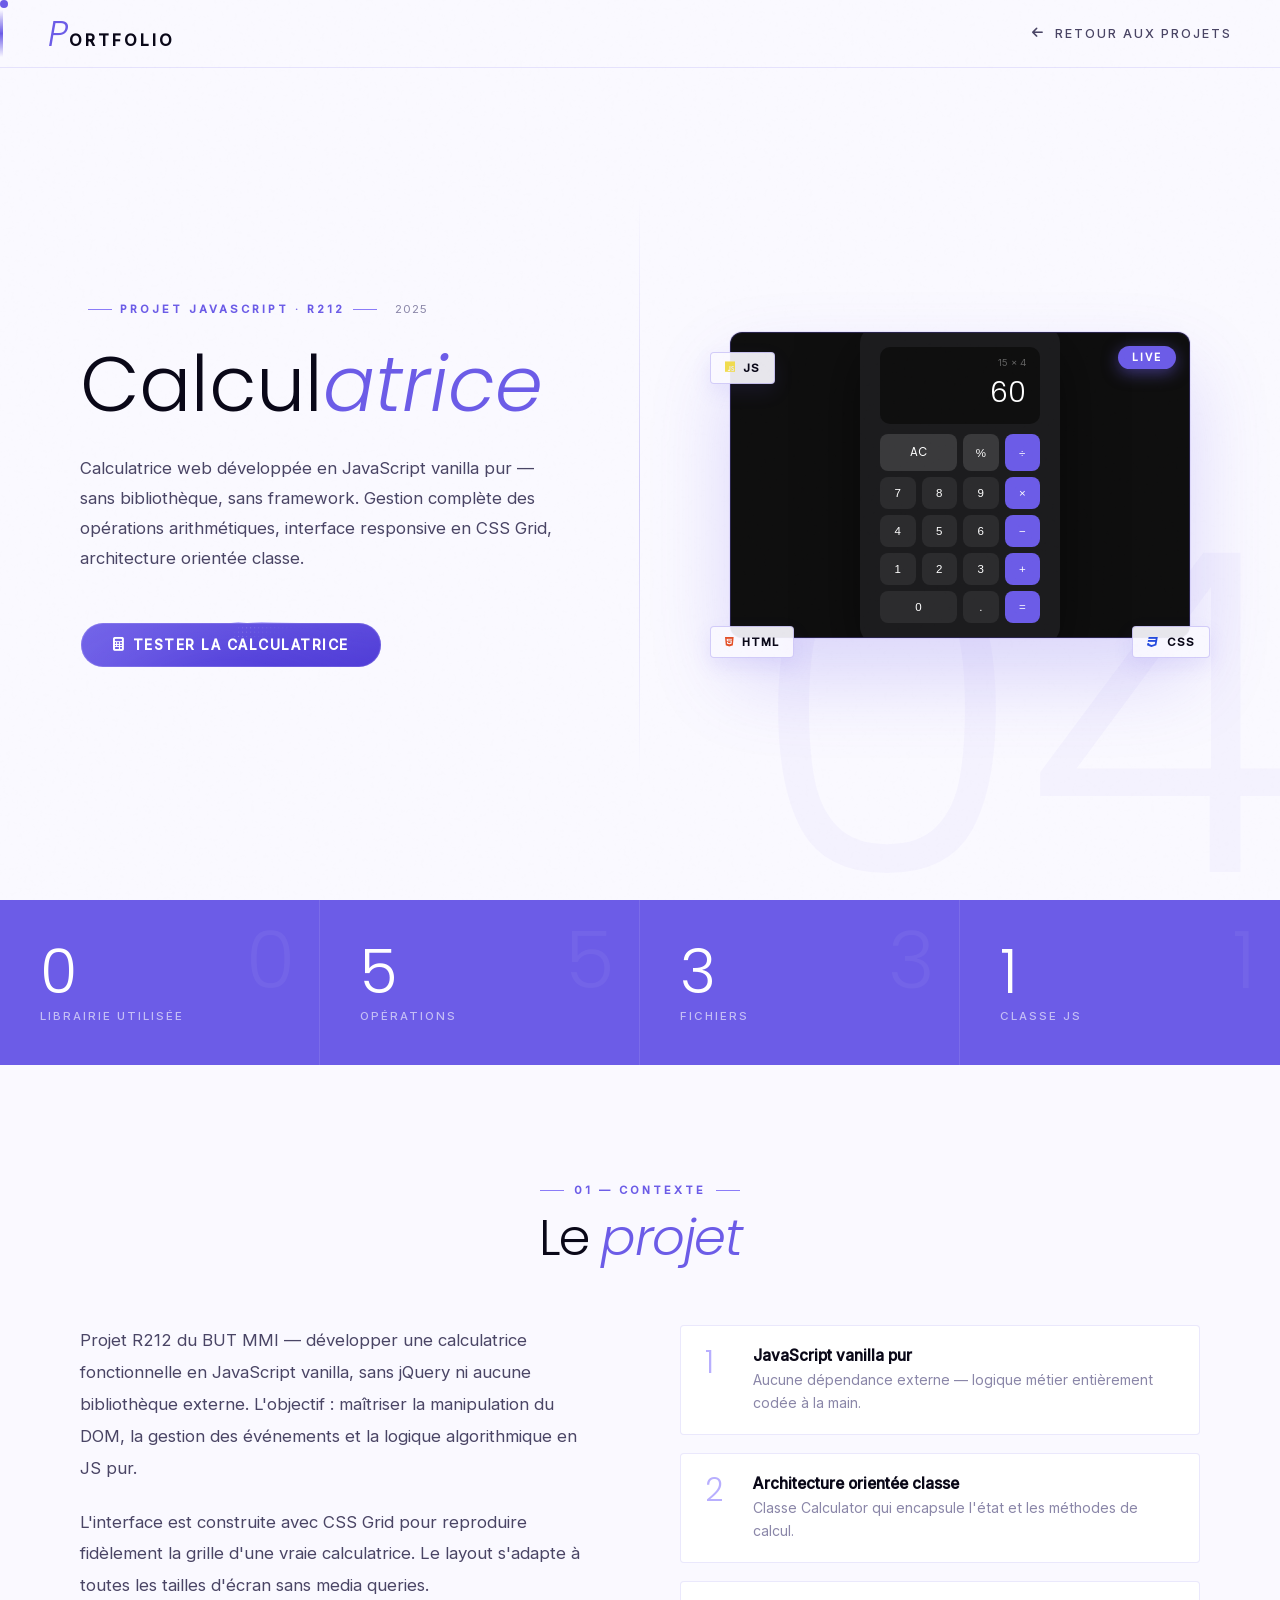
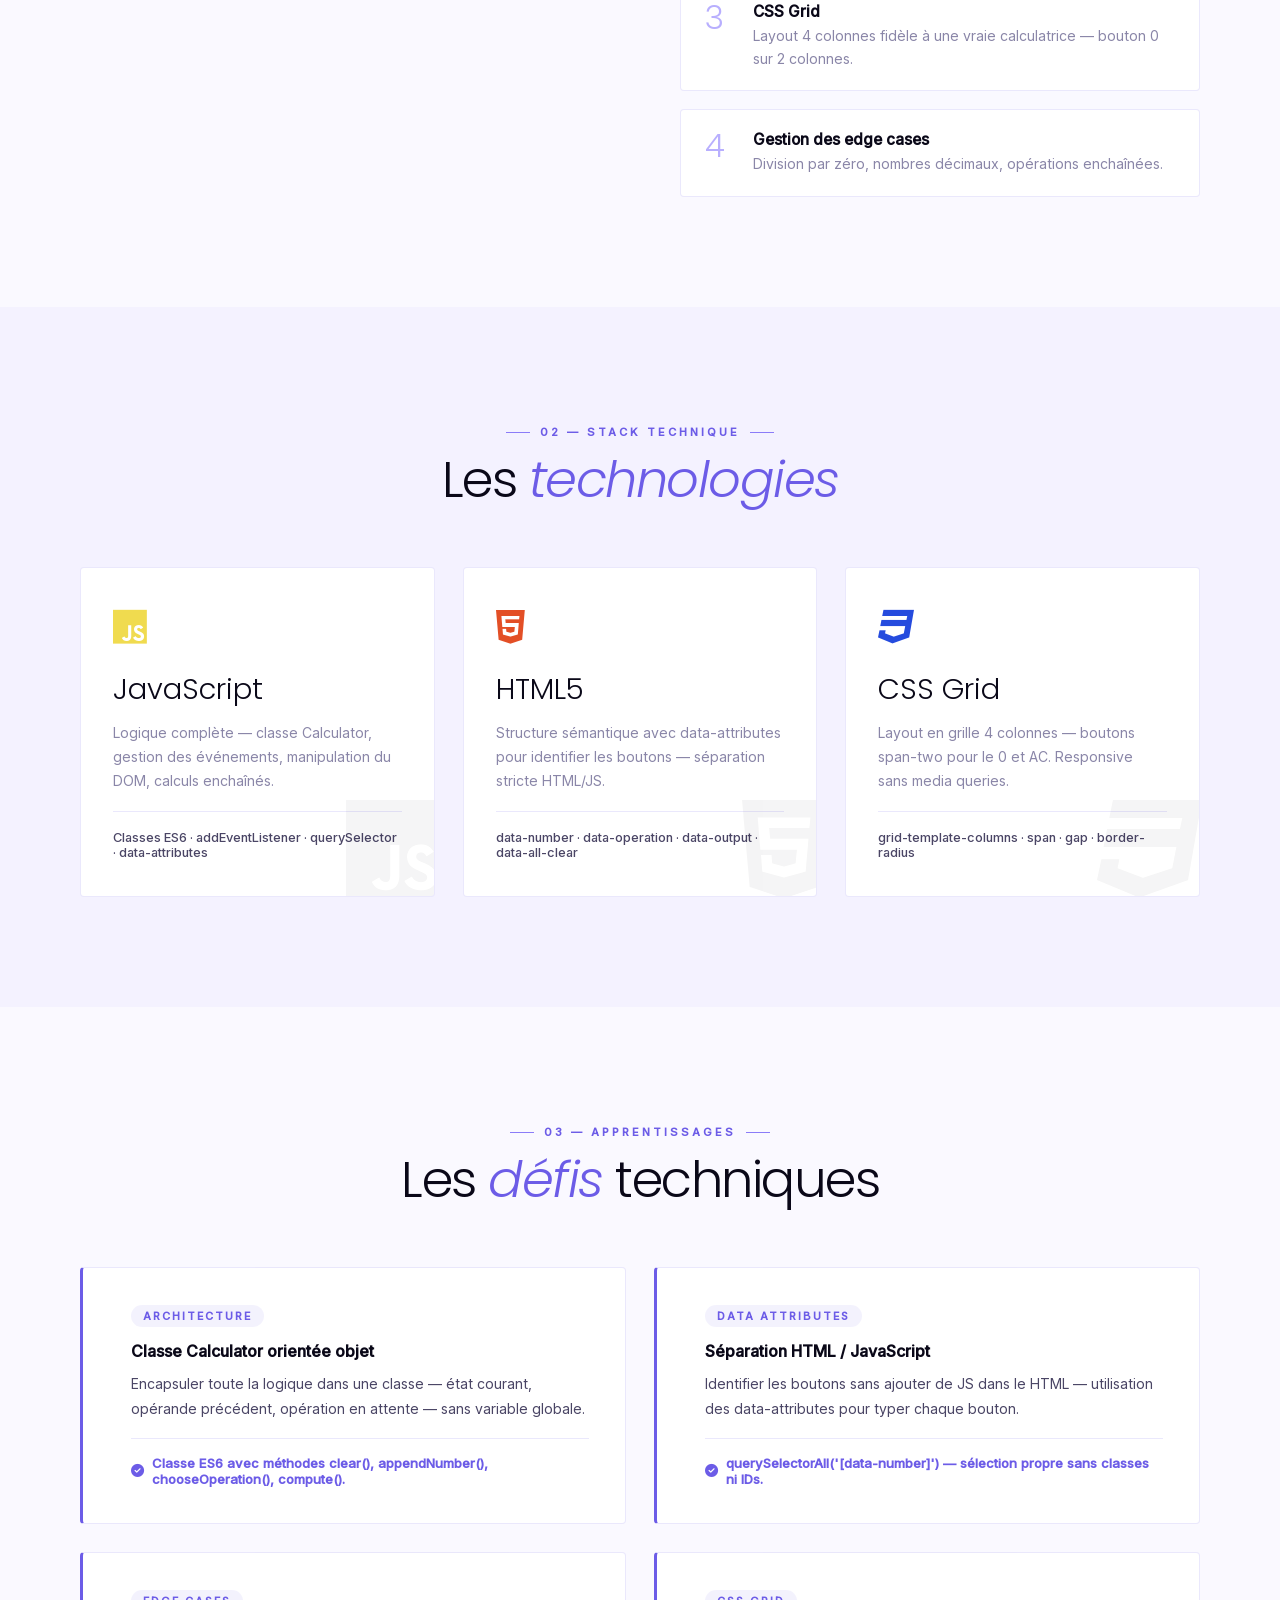
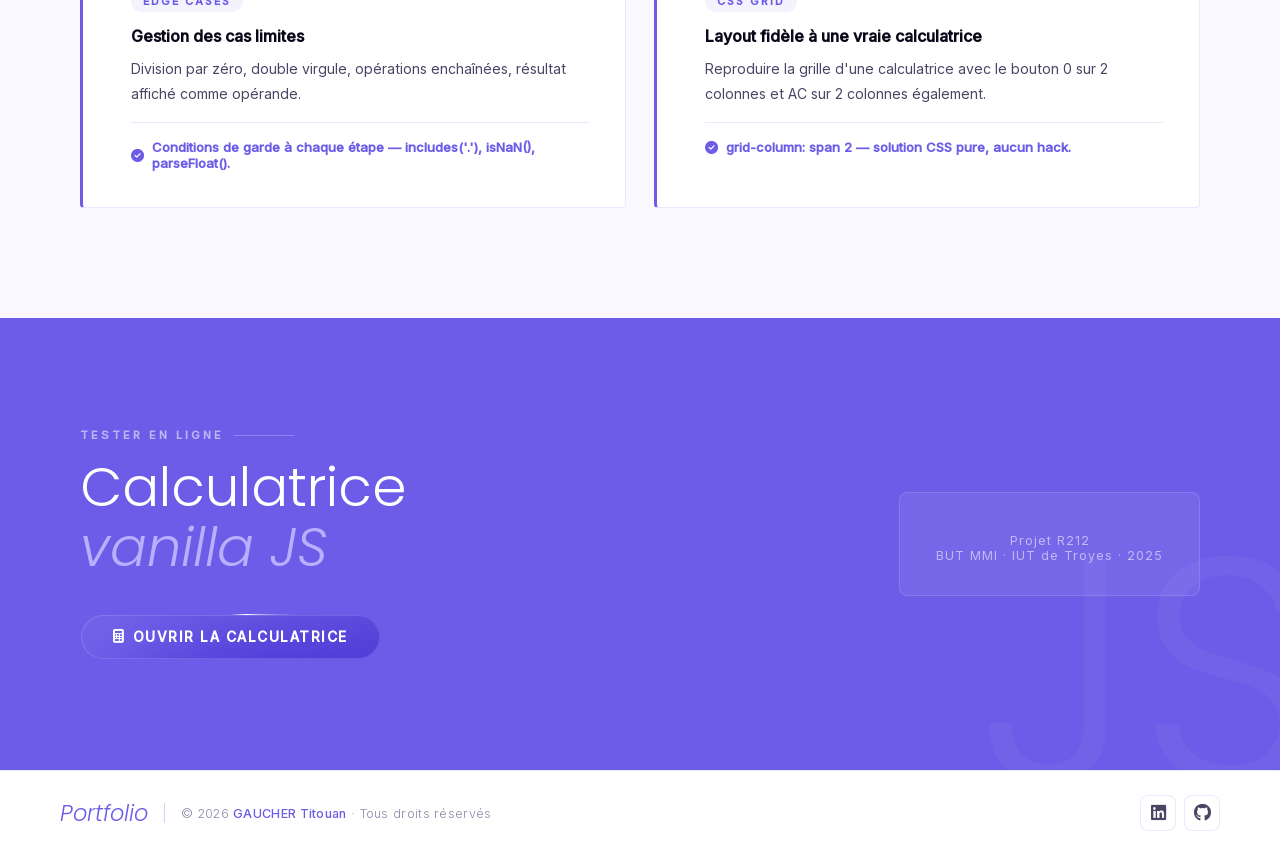
<file: projet-calculatrice.html>
<!DOCTYPE html>
<html lang="fr">
<head>
  <meta charset="UTF-8" />
  <meta name="viewport" content="width=device-width, initial-scale=1.0, viewport-fit=cover" />
  <meta name="description" content="Calculatrice JavaScript Vanilla · Projet de Titouan Gaucher" />
  <title>Calculatrice JS · Titouan Gaucher</title>
  <link rel="stylesheet" href="css/main.css" />
  <link rel="stylesheet" href="css/fa/all.min.css" />
  <link rel="icon" href="./images/favicon.svg" type="image/svg+xml" />
  <link rel="icon" href="./images/favicon-32.png" sizes="32x32" type="image/png" />
  <link rel="icon" href="./images/favicon-16.png" sizes="16x16" type="image/png" />
  <link rel="apple-touch-icon" href="./images/apple-touch-icon.png" />
  <link rel="manifest" href="./site.webmanifest" />
  <meta name="theme-color" content="#6c5ce7" />
  <link rel="stylesheet" href="css/projet.css" />
</head>
<body>

  <div class="cursor" id="cursor"></div>
  <div class="grain-overlay" aria-hidden="true"></div>

  <header class="en-tete">
    <a class="logo" href="index.html">
      <span class="logo-p">P</span>
      <span class="logo-rest">ortfolio</span>
    </a>
    <a class="nav-back" href="index.html#projets">
      <i class="fa-solid fa-arrow-left"></i> Retour aux projets
    </a>
  </header>

  <!-- HERO -->
  <section class="projet-hero">
    <span class="projet-hero__bg-num" aria-hidden="true">04</span>

    <div class="projet-hero__left">
      <div class="projet-meta reveal">
        <span class="projet-meta__label">Projet JavaScript · R212</span>
        <span class="projet-meta__annee">2025</span>
      </div>

      <h1 class="projet-hero__titre reveal">
        Calcul<em>atrice</em>
      </h1>

      <p class="projet-hero__desc reveal">
        Calculatrice web développée en JavaScript vanilla pur — sans bibliothèque, 
        sans framework. Gestion complète des opérations arithmétiques, 
        interface responsive en CSS Grid, architecture orientée classe.
      </p>

      <div class="projet-hero__actions reveal">
        <a class="shiny-cta" href="https://titoox.github.io/Calculatrice-JS/" target="_blank" rel="noopener">
          <span><i class="fa-solid fa-calculator"></i> Tester la calculatrice</span>
        </a>
      </div>
    </div>

    <div class="projet-hero__right">
      <div class="preview-wrapper">
        <span class="preview-badge">Live</span>
        <div class="preview-frame reveal-right" style="background:#0f0f0f; display:flex; align-items:center; justify-content:center; padding:28px;">
          <div style="background:#1c1c1e; border-radius:16px; padding:20px; width:100%; max-width:200px; box-shadow:0 20px 60px rgba(0,0,0,0.5);">
            <div style="background:#0f0f0f; border-radius:10px; padding:10px 14px; text-align:right; margin-bottom:10px;">
              <div style="font-size:0.6em; color:rgba(255,255,255,0.35); margin-bottom:3px; font-family:'Inter',sans-serif;">15 × 4</div>
              <div style="font-size:1.8em; color:white; font-weight:300; font-family:'Poppins',sans-serif;">60</div>
            </div>
            <div style="display:grid; grid-template-columns:repeat(4,1fr); gap:6px;">
              <button style="grid-column:span 2; background:#3a3a3c; border:none; border-radius:8px; padding:10px 0; color:white; font-size:0.72em; font-family:'Poppins',sans-serif; cursor:pointer;">AC</button>
              <button style="background:#3a3a3c; border:none; border-radius:8px; padding:10px 0; color:white; font-size:0.72em; cursor:pointer;">%</button>
              <button style="background:var(--v1); border:none; border-radius:8px; padding:10px 0; color:white; font-size:0.72em; cursor:pointer;">÷</button>
              <button style="background:#2c2c2e; border:none; border-radius:8px; padding:10px 0; color:white; font-size:0.72em; cursor:pointer;">7</button>
              <button style="background:#2c2c2e; border:none; border-radius:8px; padding:10px 0; color:white; font-size:0.72em; cursor:pointer;">8</button>
              <button style="background:#2c2c2e; border:none; border-radius:8px; padding:10px 0; color:white; font-size:0.72em; cursor:pointer;">9</button>
              <button style="background:var(--v1); border:none; border-radius:8px; padding:10px 0; color:white; font-size:0.72em; cursor:pointer;">×</button>
              <button style="background:#2c2c2e; border:none; border-radius:8px; padding:10px 0; color:white; font-size:0.72em; cursor:pointer;">4</button>
              <button style="background:#2c2c2e; border:none; border-radius:8px; padding:10px 0; color:white; font-size:0.72em; cursor:pointer;">5</button>
              <button style="background:#2c2c2e; border:none; border-radius:8px; padding:10px 0; color:white; font-size:0.72em; cursor:pointer;">6</button>
              <button style="background:var(--v1); border:none; border-radius:8px; padding:10px 0; color:white; font-size:0.72em; cursor:pointer;">−</button>
              <button style="background:#2c2c2e; border:none; border-radius:8px; padding:10px 0; color:white; font-size:0.72em; cursor:pointer;">1</button>
              <button style="background:#2c2c2e; border:none; border-radius:8px; padding:10px 0; color:white; font-size:0.72em; cursor:pointer;">2</button>
              <button style="background:#2c2c2e; border:none; border-radius:8px; padding:10px 0; color:white; font-size:0.72em; cursor:pointer;">3</button>
              <button style="background:var(--v1); border:none; border-radius:8px; padding:10px 0; color:white; font-size:0.72em; cursor:pointer;">+</button>
              <button style="grid-column:span 2; background:#2c2c2e; border:none; border-radius:8px; padding:10px 0; color:white; font-size:0.72em; cursor:pointer;">0</button>
              <button style="background:#2c2c2e; border:none; border-radius:8px; padding:10px 0; color:white; font-size:0.72em; cursor:pointer;">.</button>
              <button style="background:var(--v1); border:none; border-radius:8px; padding:10px 0; color:white; font-size:0.72em; cursor:pointer;">=</button>
            </div>
          </div>
        </div>
        <div class="preview-tag preview-tag--css">
          <i class="fa-brands fa-js" style="color:#f0db4f"></i> JS
        </div>
        <div class="preview-tag preview-tag--js">
          <i class="fa-brands fa-html5" style="color:#e34f26"></i> HTML
        </div>
        <div class="preview-tag preview-tag--html">
          <i class="fa-brands fa-css3" style="color:#254bde"></i> CSS
        </div>
      </div>
    </div>
  </section>

  <!-- STATS -->
  <div class="stats-bar">
    <div class="stat-item reveal">
      <span class="stat-item__deco">0</span>
      <div class="stat-item__num">0</div>
      <div class="stat-item__label">Librairie utilisée</div>
    </div>
    <div class="stat-item reveal">
      <span class="stat-item__deco">5</span>
      <div class="stat-item__num">5</div>
      <div class="stat-item__label">Opérations</div>
    </div>
    <div class="stat-item reveal">
      <span class="stat-item__deco">3</span>
      <div class="stat-item__num">3</div>
      <div class="stat-item__label">Fichiers</div>
    </div>
    <div class="stat-item reveal">
      <span class="stat-item__deco">1</span>
      <div class="stat-item__num">1</div>
      <div class="stat-item__label">Classe JS</div>
    </div>
  </div>

  <!-- CONTEXTE -->
  <section class="section">
    <div class="section-header reveal">
      <div class="section-label">01 — Contexte</div>
      <h2 class="titre-section">Le <em>projet</em></h2>
    </div>
    <div class="contexte-grid">
      <div class="contexte-text reveal-left">
        <p>Projet R212 du BUT MMI — développer une calculatrice fonctionnelle en JavaScript vanilla, sans jQuery ni aucune bibliothèque externe. L'objectif : maîtriser la manipulation du DOM, la gestion des événements et la logique algorithmique en JS pur.</p>
        <p>L'interface est construite avec CSS Grid pour reproduire fidèlement la grille d'une vraie calculatrice. Le layout s'adapte à toutes les tailles d'écran sans media queries.</p>
      </div>
      <ul class="objectifs-list reveal-right">
        <li>
          <span class="obj-num">1</span>
          <div class="obj-text">
            <strong>JavaScript vanilla pur</strong>
            <span>Aucune dépendance externe — logique métier entièrement codée à la main.</span>
          </div>
        </li>
        <li>
          <span class="obj-num">2</span>
          <div class="obj-text">
            <strong>Architecture orientée classe</strong>
            <span>Classe Calculator qui encapsule l'état et les méthodes de calcul.</span>
          </div>
        </li>
        <li>
          <span class="obj-num">3</span>
          <div class="obj-text">
            <strong>CSS Grid</strong>
            <span>Layout 4 colonnes fidèle à une vraie calculatrice — bouton 0 sur 2 colonnes.</span>
          </div>
        </li>
        <li>
          <span class="obj-num">4</span>
          <div class="obj-text">
            <strong>Gestion des edge cases</strong>
            <span>Division par zéro, nombres décimaux, opérations enchaînées.</span>
          </div>
        </li>
      </ul>
    </div>
  </section>

  <!-- STACK -->
  <section class="section section--alt">
    <div class="section-header reveal">
      <div class="section-label">02 — Stack technique</div>
      <h2 class="titre-section">Les <em>technologies</em></h2>
    </div>
    <div class="stack-grid">
      <div class="tech-card reveal">
        <div class="tech-card__icon"><i class="fa-brands fa-js" style="color:#f0db4f"></i></div>
        <div class="tech-card__name">JavaScript</div>
        <div class="tech-card__desc">Logique complète — classe Calculator, gestion des événements, manipulation du DOM, calculs enchaînés.</div>
        <div class="tech-card__usage">Classes ES6 · addEventListener · querySelector · data-attributes</div>
        <div class="tech-card__bg"><i class="fa-brands fa-js"></i></div>
      </div>
      <div class="tech-card reveal">
        <div class="tech-card__icon"><i class="fa-brands fa-html5" style="color:#e34f26"></i></div>
        <div class="tech-card__name">HTML5</div>
        <div class="tech-card__desc">Structure sémantique avec data-attributes pour identifier les boutons — séparation stricte HTML/JS.</div>
        <div class="tech-card__usage">data-number · data-operation · data-output · data-all-clear</div>
        <div class="tech-card__bg"><i class="fa-brands fa-html5"></i></div>
      </div>
      <div class="tech-card reveal">
        <div class="tech-card__icon"><i class="fa-brands fa-css3" style="color:#254bde"></i></div>
        <div class="tech-card__name">CSS Grid</div>
        <div class="tech-card__desc">Layout en grille 4 colonnes — boutons span-two pour le 0 et AC. Responsive sans media queries.</div>
        <div class="tech-card__usage">grid-template-columns · span · gap · border-radius</div>
        <div class="tech-card__bg"><i class="fa-brands fa-css3"></i></div>
      </div>
    </div>
  </section>

  <!-- DÉFIS -->
  <section class="section">
    <div class="section-header reveal">
      <div class="section-label">03 — Apprentissages</div>
      <h2 class="titre-section">Les <em>défis</em> techniques</h2>
    </div>
    <div class="difficultes-grid">
      <div class="diff-card reveal">
        <span class="diff-card__tag">Architecture</span>
        <div class="diff-card__title">Classe Calculator orientée objet</div>
        <div class="diff-card__text">
          Encapsuler toute la logique dans une classe — état courant, opérande précédent, opération en attente — sans variable globale.
        </div>
        <div class="diff-card__solution">
          <i class="fa-solid fa-check-circle"></i>
          Classe ES6 avec méthodes clear(), appendNumber(), chooseOperation(), compute().
        </div>
      </div>
      <div class="diff-card reveal">
        <span class="diff-card__tag">Data attributes</span>
        <div class="diff-card__title">Séparation HTML / JavaScript</div>
        <div class="diff-card__text">
          Identifier les boutons sans ajouter de JS dans le HTML — utilisation des data-attributes pour typer chaque bouton.
        </div>
        <div class="diff-card__solution">
          <i class="fa-solid fa-check-circle"></i>
          querySelectorAll('[data-number]') — sélection propre sans classes ni IDs.
        </div>
      </div>
      <div class="diff-card reveal">
        <span class="diff-card__tag">Edge cases</span>
        <div class="diff-card__title">Gestion des cas limites</div>
        <div class="diff-card__text">
          Division par zéro, double virgule, opérations enchaînées, résultat affiché comme opérande.
        </div>
        <div class="diff-card__solution">
          <i class="fa-solid fa-check-circle"></i>
          Conditions de garde à chaque étape — includes('.'), isNaN(), parseFloat().
        </div>
      </div>
      <div class="diff-card reveal">
        <span class="diff-card__tag">CSS Grid</span>
        <div class="diff-card__title">Layout fidèle à une vraie calculatrice</div>
        <div class="diff-card__text">
          Reproduire la grille d'une calculatrice avec le bouton 0 sur 2 colonnes et AC sur 2 colonnes également.
        </div>
        <div class="diff-card__solution">
          <i class="fa-solid fa-check-circle"></i>
          grid-column: span 2 — solution CSS pure, aucun hack.
        </div>
      </div>
    </div>
  </section>

  <!-- CTA -->
  <section class="cta-section" data-text="JS">
    <div class="cta-left">
      <div class="cta-label">Tester en ligne</div>
      <h2 class="cta-title">Calculatrice<br><em>vanilla JS</em></h2>
      <div class="cta-actions">
        <a class="shiny-cta" href="https://titoox.github.io/Calculatrice-JS/" target="_blank" rel="noopener">
          <span><i class="fa-solid fa-calculator"></i> Ouvrir la calculatrice</span>
        </a>
      </div>
    </div>
    <div class="cta-right">
      <div class="cta-card">
        <div class="cta-card__text">Projet R212<br>BUT MMI · IUT de Troyes · 2025</div>
      </div>
    </div>
  </section>

  <!-- FOOTER -->
  <footer class="pied-de-page">
    <div class="footer-left">
      <a class="footer-logo" href="index.html">Portfolio</a>
      <div class="footer-sep"></div>
      <p class="pied-copyright">
        © 2026 <span class="pied-nom">GAUCHER Titouan</span>
        <span> · </span> Tous droits réservés
      </p>
    </div>
    <nav class="icones-footer" aria-label="Réseaux sociaux">
      <a href="https://www.linkedin.com/in/titouan-gaucher/" target="_blank" aria-label="LinkedIn">
        <i class="fa-brands fa-linkedin"></i>
      </a>
      <a href="https://github.com/Titoox" target="_blank" aria-label="GitHub">
        <i class="fa-brands fa-github"></i>
      </a>
    </nav>
  </footer>

  <button onclick="window.scrollTo({top:0,behavior:'smooth'})" id="bouton-haut" title="Retour en haut" aria-label="Retour en haut de page">
    <svg height="1.1em" viewBox="0 0 512 512"><path d="M233.4 105.4c12.5-12.5 32.8-12.5 45.3 0l192 192c12.5 12.5 12.5 32.8 0 45.3s-32.8 12.5-45.3 0L256 173.3 86.6 342.6c-12.5 12.5-32.8 12.5-45.3 0s-12.5-32.8 0-45.3l192-192z"/></svg>
  </button>

  <script>
    const cursor = document.getElementById('cursor');
    const isTouch = window.matchMedia('(hover: none) and (pointer: coarse)').matches;
    if (cursor && !isTouch) {
      document.body.style.cursor = 'none';
      document.addEventListener('mousemove', e => {
        cursor.style.transform = `translate(${e.clientX - 4}px, ${e.clientY - 4}px)`;
      }, { passive: true });
      document.querySelectorAll('a, button').forEach(el => {
        el.addEventListener('mouseenter', () => cursor.classList.add('hover'));
        el.addEventListener('mouseleave', () => cursor.classList.remove('hover'));
      });
    } else if (cursor) { cursor.style.display = 'none'; }

    const btn = document.getElementById('bouton-haut');
    window.addEventListener('scroll', () => {
      if (btn) btn.style.display = window.scrollY > 400 ? 'flex' : 'none';
    }, { passive: true });

    const observer = new IntersectionObserver((entries) => {
      entries.forEach(e => {
        if (e.isIntersecting) { e.target.classList.add('visible'); observer.unobserve(e.target); }
      });
    }, { threshold: 0.12 });
    document.querySelectorAll('.reveal, .reveal-left, .reveal-right').forEach(el => observer.observe(el));
  </script>

</body>
</html>
</file>
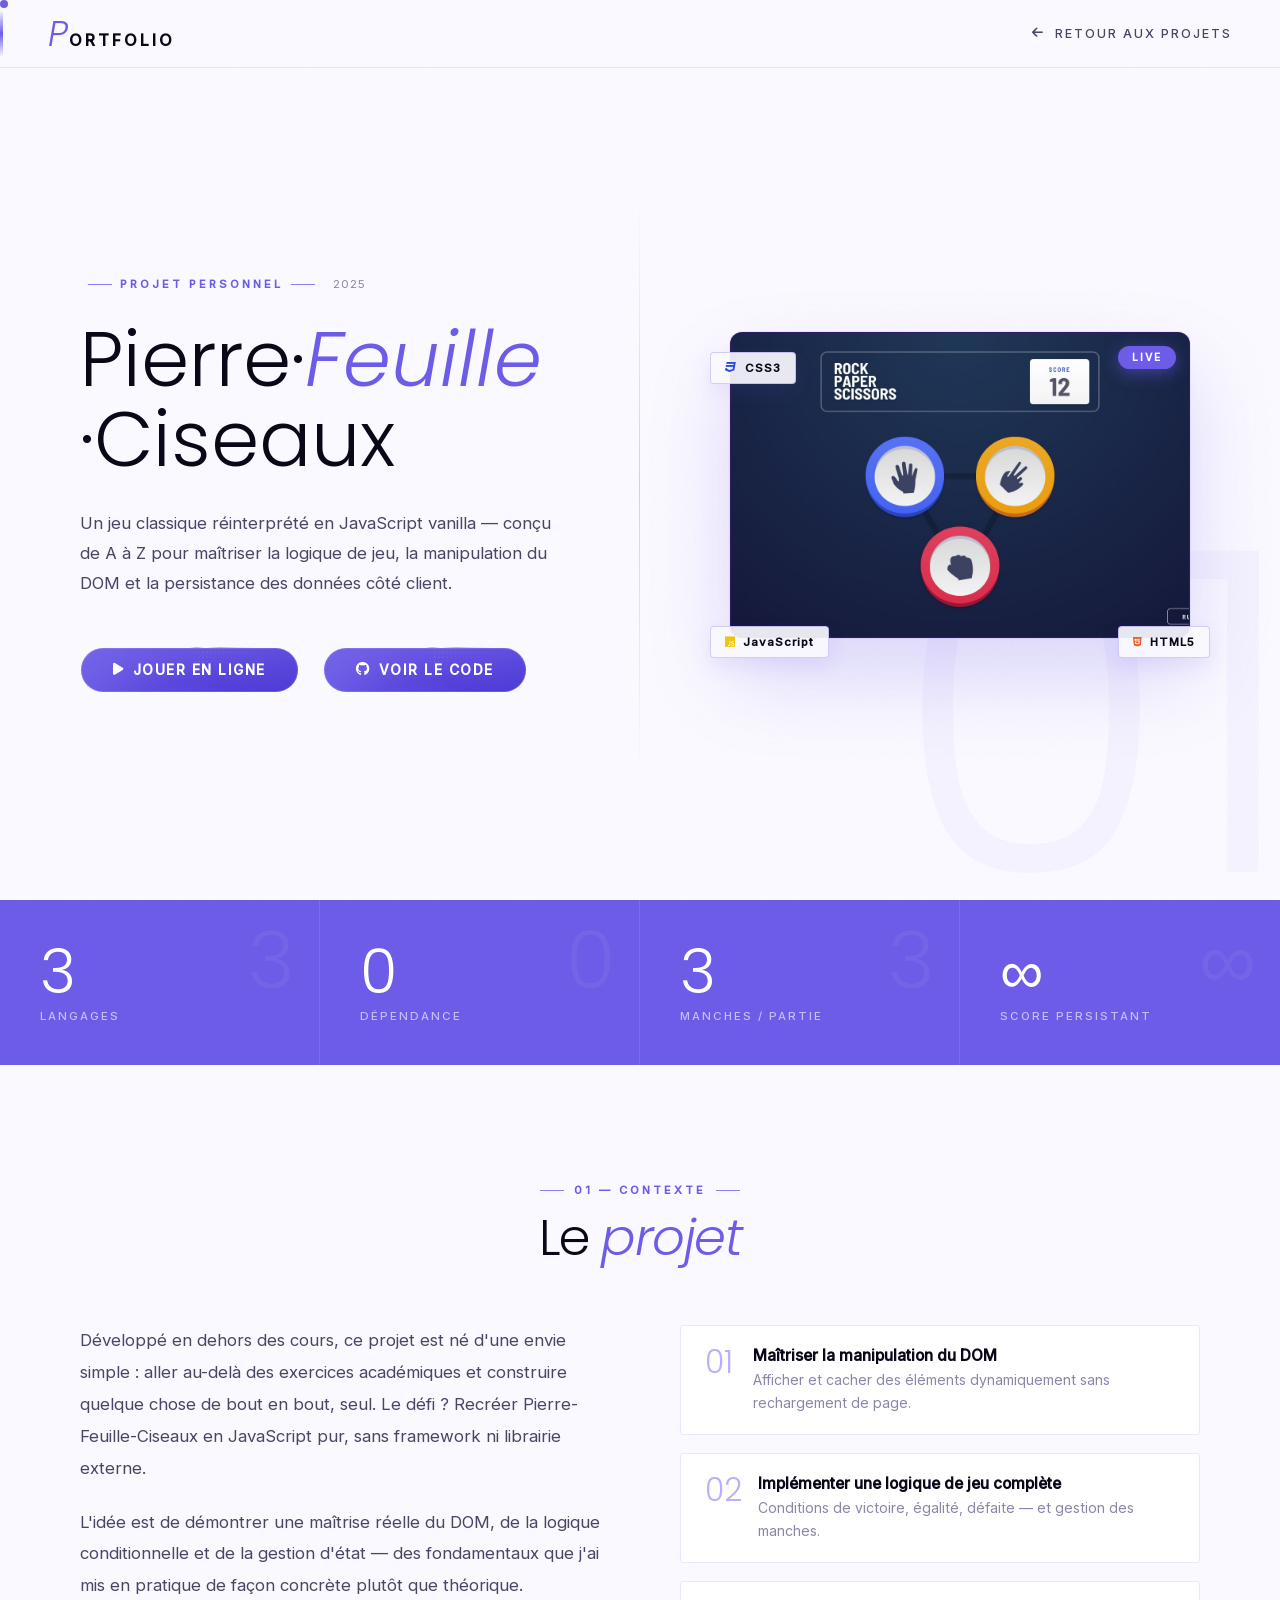
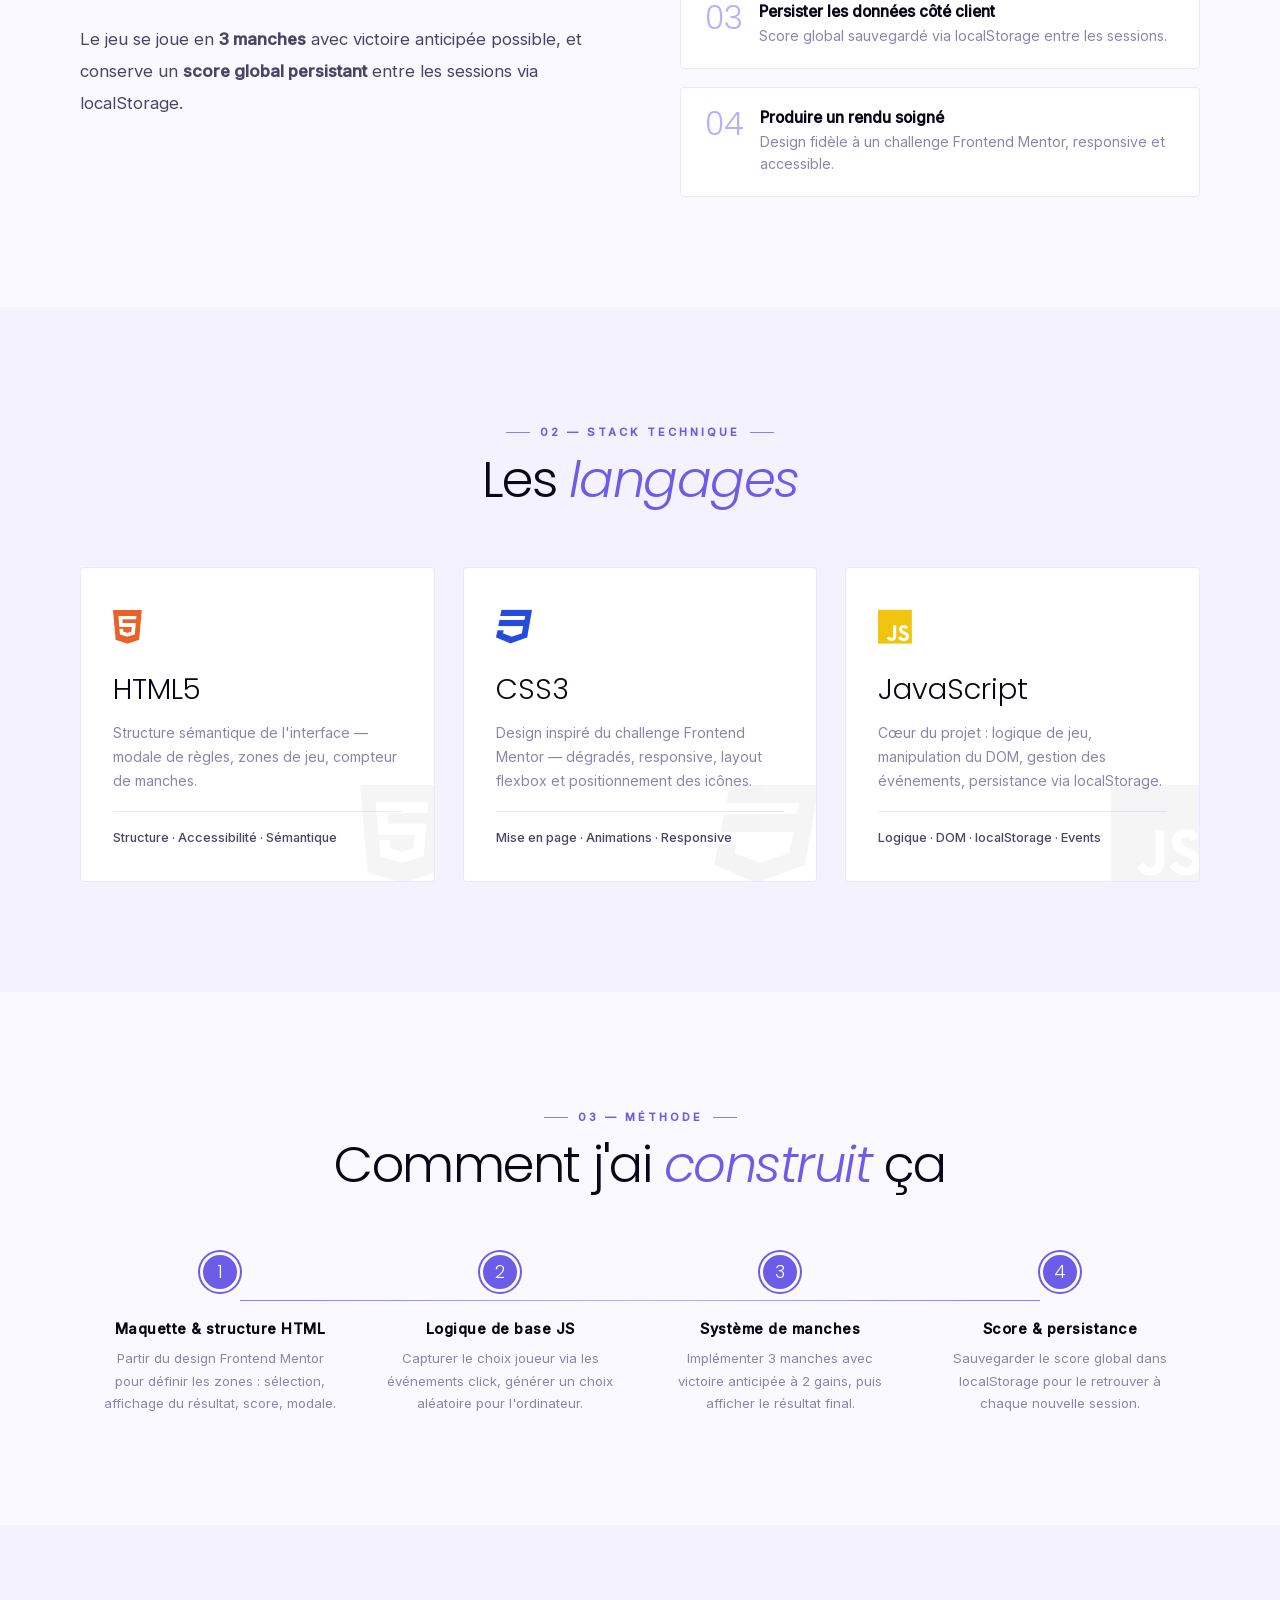
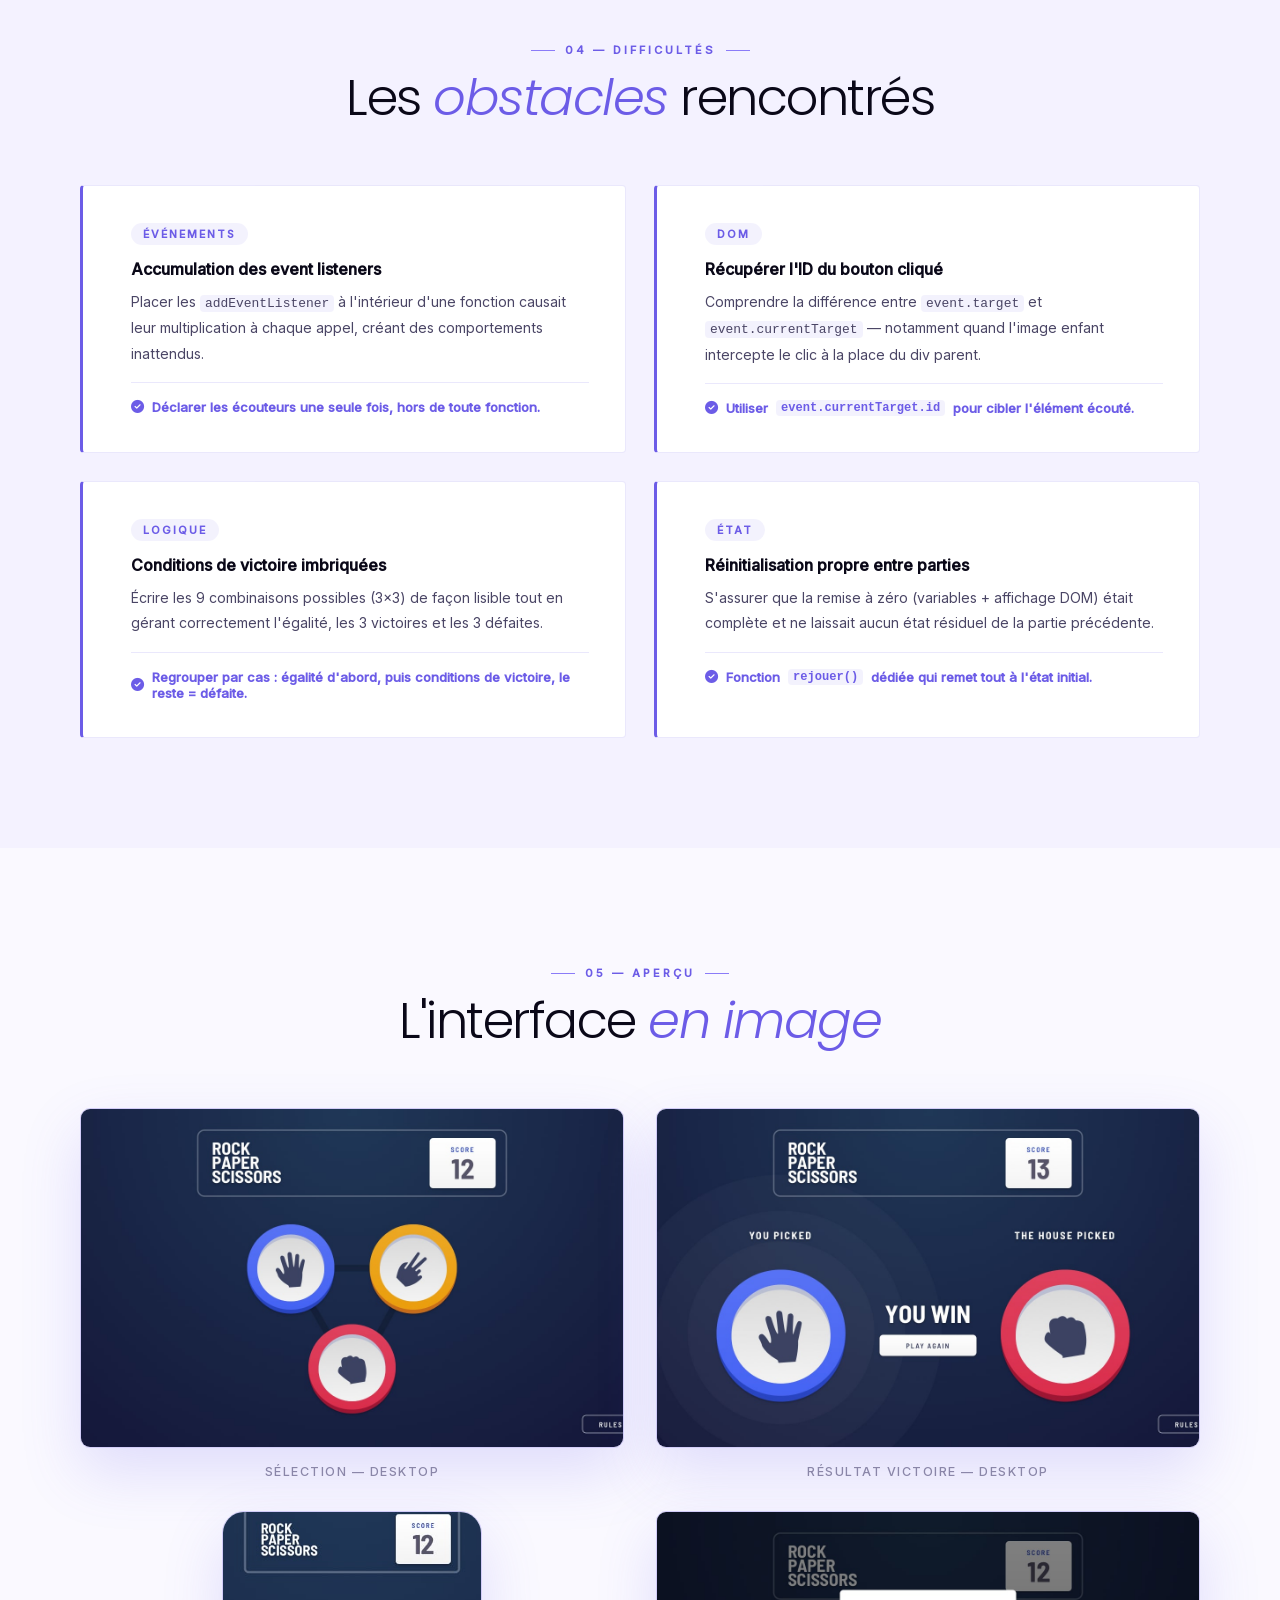
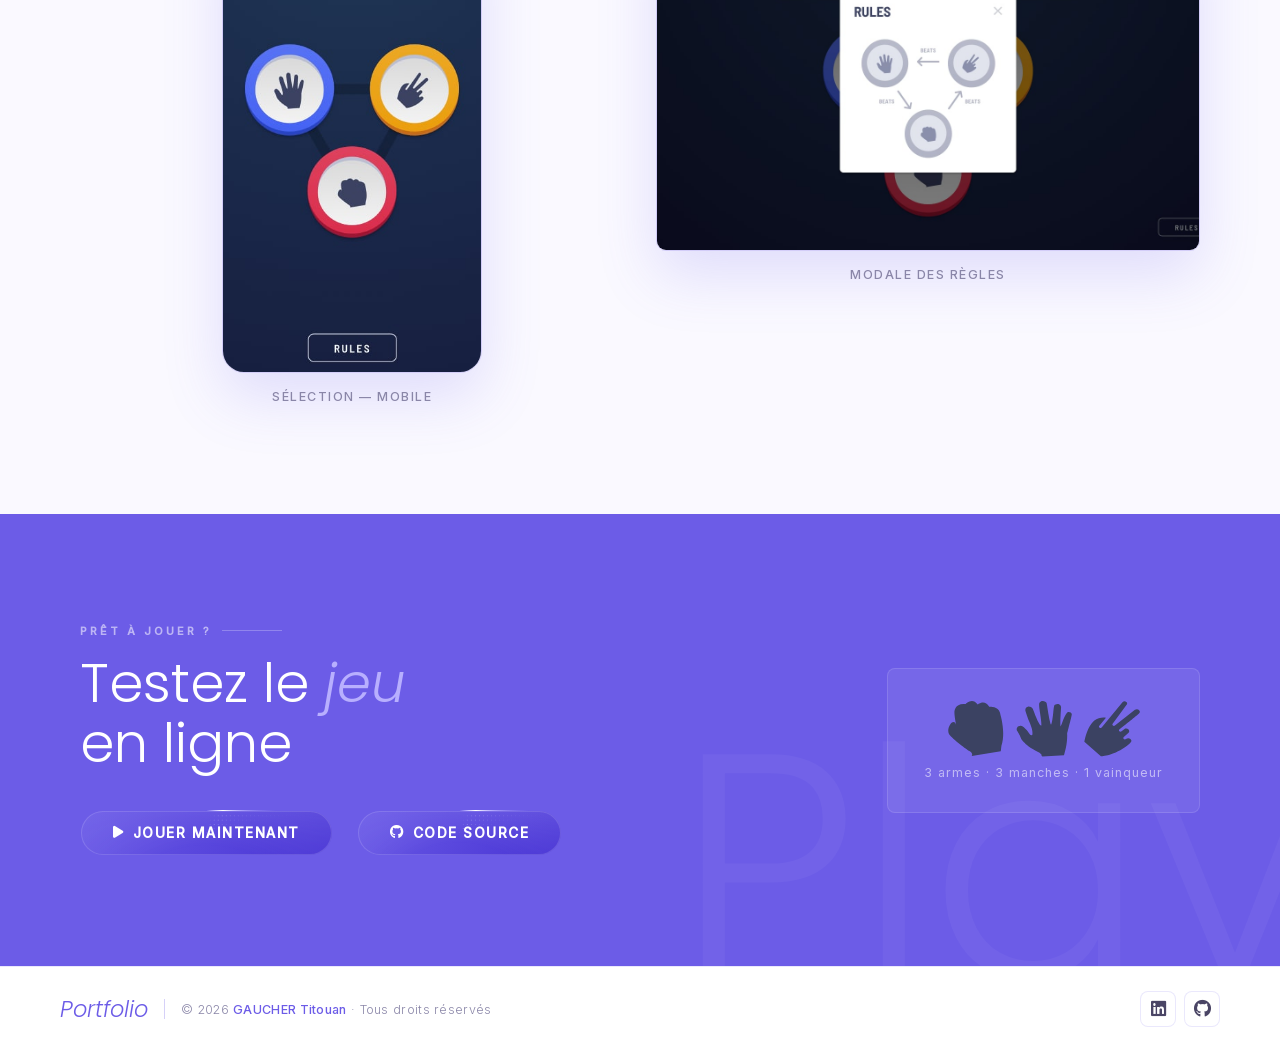
<file: projet-pfc.html>
<!DOCTYPE html>
<html lang="fr">
<head>
  <meta charset="UTF-8" />
  <!-- Fix #8 : viewport-fit=cover ajouté (Dynamic Island iOS) -->
  <meta name="viewport" content="width=device-width, initial-scale=1.0, viewport-fit=cover" />
  <meta name="description" content="Pierre Feuille Ciseaux — Projet personnel JS de Titouan Gaucher" />
  <title>Pierre·Feuille·Ciseaux · Titouan Gaucher</title>
  <link rel="stylesheet" href="css/main.css" />
  <link rel="stylesheet" href="css/fa/all.min.css" />
  <link rel="icon" href="./images/favicon.svg" type="image/svg+xml" />
  <link rel="icon" href="./images/favicon-32.png" sizes="32x32" type="image/png" />
  <link rel="icon" href="./images/favicon-16.png" sizes="16x16" type="image/png" />
  <link rel="apple-touch-icon" href="./images/apple-touch-icon.png" />
  <link rel="manifest" href="./site.webmanifest" />
  <meta name="theme-color" content="#6c5ce7" />
  <link rel="stylesheet" href="css/projet.css" />
</head>
<body>

  <div class="cursor" id="cursor"></div>
  <div class="grain-overlay" aria-hidden="true"></div>

  <!-- ── HEADER ── -->
  <header class="en-tete">
    <a class="logo" href="index.html">
      <span class="logo-p">P</span>
      <span class="logo-rest">ortfolio</span>
    </a>
    <a class="nav-back" href="index.html#projets">
      <i class="fa-solid fa-arrow-left"></i> Retour aux projets
    </a>
  </header>

  <!-- ── HERO ── -->
  <section class="projet-hero">
    <span class="projet-hero__bg-num" aria-hidden="true">01</span>

    <div class="projet-hero__left">
      <div class="projet-meta reveal">
        <span class="projet-meta__label">Projet personnel</span>
        <span class="projet-meta__annee">2025</span>
      </div>

      <h1 class="projet-hero__titre reveal">
        Pierre·<em>Feuille</em><br>·Ciseaux
      </h1>

      <p class="projet-hero__desc reveal">
        Un jeu classique réinterprété en JavaScript vanilla — conçu de A à Z
        pour maîtriser la logique de jeu, la manipulation du DOM et la persistance
        des données côté client.
      </p>

      <div class="projet-hero__actions reveal">
        <a class="shiny-cta" href="https://titoox.github.io/pierre-feuille-ciseau-perso/" target="_blank" rel="noopener">
          <span><i class="fa-solid fa-play"></i> Jouer en ligne</span>
        </a>
        <a class="shiny-cta" href="https://github.com/Titoox/pierre-feuille-ciseau-perso" target="_blank" rel="noopener">
          <span><i class="fa-brands fa-github"></i> Voir le code</span>
        </a>
      </div>
    </div>

    <div class="projet-hero__right">
      <div class="preview-wrapper">
        <span class="preview-badge">Live</span>
        <div class="preview-frame reveal-right">
          <img src="images/pfc/desktop-step-1.jpg" alt="Aperçu du jeu Pierre Feuille Ciseaux" style="width:100%;height:100%;object-fit:cover;display:block;" />
        </div>
        <div class="preview-tag preview-tag--js">
          <i class="fa-brands fa-js" style="color:#f1c40f"></i> JavaScript
        </div>
        <div class="preview-tag preview-tag--html">
          <i class="fa-brands fa-html5" style="color:#e96227"></i> HTML5
        </div>
        <div class="preview-tag preview-tag--css">
          <i class="fa-brands fa-css3" style="color:#254bde"></i> CSS3
        </div>
      </div>
    </div>
  </section>

  <!-- ── STATS ── -->
  <div class="stats-bar">
    <div class="stat-item reveal">
      <span class="stat-item__deco">3</span>
      <div class="stat-item__num">3</div>
      <div class="stat-item__label">Langages</div>
    </div>
    <div class="stat-item reveal">
      <span class="stat-item__deco">0</span>
      <div class="stat-item__num">0</div>
      <div class="stat-item__label">Dépendance</div>
    </div>
    <div class="stat-item reveal">
      <span class="stat-item__deco">3</span>
      <div class="stat-item__num">3</div>
      <div class="stat-item__label">Manches / partie</div>
    </div>
    <div class="stat-item reveal">
      <span class="stat-item__deco">∞</span>
      <div class="stat-item__num">∞</div>
      <div class="stat-item__label">Score persistant</div>
    </div>
  </div>

  <!-- ── CONTEXTE ── -->
  <section class="section reveal">
    <div class="section-header">
      <div class="section-label">01 — Contexte</div>
      <h2 class="titre-section">Le <em>projet</em></h2>
    </div>
    <div class="contexte-grid">
      <div class="contexte-text reveal-left">
        <p>
          Développé en dehors des cours, ce projet est né d'une envie simple :
          aller au-delà des exercices académiques et construire quelque chose de
          bout en bout, seul. Le défi ? Recréer Pierre-Feuille-Ciseaux en JavaScript
          pur, sans framework ni librairie externe.
        </p>
        <p>
          L'idée est de démontrer une maîtrise réelle du DOM, de la logique
          conditionnelle et de la gestion d'état — des fondamentaux que j'ai mis en
          pratique de façon concrète plutôt que théorique.
        </p>
        <p>
          Le jeu se joue en <strong>3 manches</strong> avec victoire anticipée
          possible, et conserve un <strong>score global persistant</strong> entre
          les sessions via localStorage.
        </p>
      </div>
      <ul class="objectifs-list reveal-right">
        <li>
          <span class="obj-num">01</span>
          <div class="obj-text">
            <strong>Maîtriser la manipulation du DOM</strong>
            <span>Afficher et cacher des éléments dynamiquement sans rechargement de page.</span>
          </div>
        </li>
        <li>
          <span class="obj-num">02</span>
          <div class="obj-text">
            <strong>Implémenter une logique de jeu complète</strong>
            <span>Conditions de victoire, égalité, défaite — et gestion des manches.</span>
          </div>
        </li>
        <li>
          <span class="obj-num">03</span>
          <div class="obj-text">
            <strong>Persister les données côté client</strong>
            <span>Score global sauvegardé via localStorage entre les sessions.</span>
          </div>
        </li>
        <li>
          <span class="obj-num">04</span>
          <div class="obj-text">
            <strong>Produire un rendu soigné</strong>
            <span>Design fidèle à un challenge Frontend Mentor, responsive et accessible.</span>
          </div>
        </li>
      </ul>
    </div>
  </section>

  <!-- ── STACK ── -->
  <section class="section section--alt">
    <div class="section-header reveal">
      <div class="section-label">02 — Stack technique</div>
      <h2 class="titre-section">Les <em>langages</em></h2>
    </div>
    <div class="stack-grid">
      <div class="tech-card reveal">
        <div class="tech-card__icon"><i class="fa-brands fa-html5" style="color:#e96227"></i></div>
        <div class="tech-card__name">HTML5</div>
        <div class="tech-card__desc">Structure sémantique de l'interface — modale de règles, zones de jeu, compteur de manches.</div>
        <div class="tech-card__usage">Structure · Accessibilité · Sémantique</div>
        <span class="tech-card__bg"><i class="fa-brands fa-html5"></i></span>
      </div>
      <div class="tech-card reveal">
        <div class="tech-card__icon"><i class="fa-brands fa-css3" style="color:#254bde"></i></div>
        <div class="tech-card__name">CSS3</div>
        <div class="tech-card__desc">Design inspiré du challenge Frontend Mentor — dégradés, responsive, layout flexbox et positionnement des icônes.</div>
        <div class="tech-card__usage">Mise en page · Animations · Responsive</div>
        <span class="tech-card__bg"><i class="fa-brands fa-css3"></i></span>
      </div>
      <div class="tech-card reveal">
        <div class="tech-card__icon"><i class="fa-brands fa-js" style="color:#f1c40f"></i></div>
        <div class="tech-card__name">JavaScript</div>
        <div class="tech-card__desc">Cœur du projet : logique de jeu, manipulation du DOM, gestion des événements, persistance via localStorage.</div>
        <div class="tech-card__usage">Logique · DOM · localStorage · Events</div>
        <span class="tech-card__bg"><i class="fa-brands fa-js"></i></span>
      </div>
    </div>
  </section>

  <!-- ── MÉTHODE ── -->
  <section class="section reveal">
    <div class="section-header">
      <div class="section-label">03 — Méthode</div>
      <h2 class="titre-section">Comment j'ai <em>construit</em> ça</h2>
    </div>
    <div class="methode-steps">
      <div class="step reveal">
        <div class="step__dot">1</div>
        <div class="step__title">Maquette & structure HTML</div>
        <div class="step__desc">Partir du design Frontend Mentor pour définir les zones : sélection, affichage du résultat, score, modale.</div>
      </div>
      <div class="step reveal">
        <div class="step__dot">2</div>
        <div class="step__title">Logique de base JS</div>
        <div class="step__desc">Capturer le choix joueur via les événements click, générer un choix aléatoire pour l'ordinateur.</div>
      </div>
      <div class="step reveal">
        <div class="step__dot">3</div>
        <div class="step__title">Système de manches</div>
        <div class="step__desc">Implémenter 3 manches avec victoire anticipée à 2 gains, puis afficher le résultat final.</div>
      </div>
      <div class="step reveal">
        <div class="step__dot">4</div>
        <div class="step__title">Score & persistance</div>
        <div class="step__desc">Sauvegarder le score global dans localStorage pour le retrouver à chaque nouvelle session.</div>
      </div>
    </div>
  </section>

  <!-- ── DIFFICULTÉS ── -->
  <section class="section section--alt">
    <div class="section-header reveal">
      <div class="section-label">04 — Difficultés</div>
      <h2 class="titre-section">Les <em>obstacles</em> rencontrés</h2>
    </div>
    <div class="difficultes-grid">
      <div class="diff-card reveal">
        <span class="diff-card__tag">Événements</span>
        <div class="diff-card__title">Accumulation des event listeners</div>
        <div class="diff-card__text">
          Placer les <code>addEventListener</code> à l'intérieur d'une fonction
          causait leur multiplication à chaque appel, créant des comportements inattendus.
        </div>
        <div class="diff-card__solution">
          <i class="fa-solid fa-check-circle"></i>
          Déclarer les écouteurs une seule fois, hors de toute fonction.
        </div>
      </div>
      <div class="diff-card reveal">
        <span class="diff-card__tag">DOM</span>
        <div class="diff-card__title">Récupérer l'ID du bouton cliqué</div>
        <div class="diff-card__text">
          Comprendre la différence entre <code>event.target</code> et
          <code>event.currentTarget</code> — notamment quand l'image enfant
          intercepte le clic à la place du div parent.
        </div>
        <div class="diff-card__solution">
          <i class="fa-solid fa-check-circle"></i>
          Utiliser <code>event.currentTarget.id</code> pour cibler l'élément écouté.
        </div>
      </div>
      <div class="diff-card reveal">
        <span class="diff-card__tag">Logique</span>
        <div class="diff-card__title">Conditions de victoire imbriquées</div>
        <div class="diff-card__text">
          Écrire les 9 combinaisons possibles (3×3) de façon lisible tout en
          gérant correctement l'égalité, les 3 victoires et les 3 défaites.
        </div>
        <div class="diff-card__solution">
          <i class="fa-solid fa-check-circle"></i>
          Regrouper par cas : égalité d'abord, puis conditions de victoire, le reste = défaite.
        </div>
      </div>
      <div class="diff-card reveal">
        <span class="diff-card__tag">État</span>
        <div class="diff-card__title">Réinitialisation propre entre parties</div>
        <div class="diff-card__text">
          S'assurer que la remise à zéro (variables + affichage DOM) était
          complète et ne laissait aucun état résiduel de la partie précédente.
        </div>
        <div class="diff-card__solution">
          <i class="fa-solid fa-check-circle"></i>
          Fonction <code>rejouer()</code> dédiée qui remet tout à l'état initial.
        </div>
      </div>
    </div>
  </section>

  <!-- ── APERÇU VISUEL ── -->
  <section class="section reveal">
    <div class="section-header">
      <div class="section-label">05 — Aperçu</div>
      <h2 class="titre-section">L'interface <em>en image</em></h2>
    </div>
    <div class="screens-row">
      <div class="screen-item reveal-left">
        <div class="screen-frame">
          <img loading="lazy" src="images/pfc/desktop-step-1.jpg" alt="Écran de sélection desktop" style="width:100%;height:100%;object-fit:cover;display:block;" />
        </div>
        <div class="screen-label">Sélection — Desktop</div>
      </div>
      <div class="screen-item reveal-right">
        <div class="screen-frame">
          <img loading="lazy" src="images/pfc/desktop-step-4-win.jpg" alt="Écran de victoire desktop" style="width:100%;height:100%;object-fit:cover;display:block;" />
        </div>
        <div class="screen-label">Résultat victoire — Desktop</div>
      </div>
      <div class="screen-item reveal-left">
        <div class="screen-frame screen-frame--mobile">
          <img loading="lazy" src="images/pfc/mobile-step-1.jpg" alt="Écran de sélection mobile" style="width:100%;height:100%;object-fit:cover;display:block;" />
        </div>
        <div class="screen-label">Sélection — Mobile</div>
      </div>
      <div class="screen-item reveal-right">
        <div class="screen-frame">
          <img loading="lazy" src="images/pfc/desktop-rules-modal.jpg" alt="Modale des règles" style="width:100%;height:100%;object-fit:cover;display:block;" />
        </div>
        <div class="screen-label">Modale des règles</div>
      </div>
    </div>
  </section>

  <!-- ── CTA ── -->
  <section class="cta-section" data-text="Play">
    <div class="cta-left">
      <div class="cta-label">Prêt à jouer ?</div>
      <h2 class="cta-title">Testez le <em>jeu</em><br>en ligne</h2>
      <div class="cta-actions">
        <a class="shiny-cta" href="https://titoox.github.io/pierre-feuille-ciseau-perso/" target="_blank" rel="noopener">
          <span><i class="fa-solid fa-play"></i> Jouer maintenant</span>
        </a>
        <a class="shiny-cta" href="https://github.com/Titoox/pierre-feuille-ciseau-perso" target="_blank" rel="noopener">
          <span><i class="fa-brands fa-github"></i> Code source</span>
        </a>
      </div>
    </div>
    <div class="cta-right">
      <div class="cta-card">
        <div class="cta-card__icons">
          <img src="images/icon-rock.svg" alt="Pierre" />
          <img src="images/icon-paper.svg" alt="Feuille" />
          <img src="images/icon-scissors.svg" alt="Ciseaux" />
        </div>
        <div class="cta-card__text">3 armes · 3 manches · 1 vainqueur</div>
      </div>
    </div>
  </section>

  <!-- ── FOOTER ── -->
  <footer class="pied-de-page">
    <div class="footer-left">
      <a class="footer-logo" href="index.html">Portfolio</a>
      <div class="footer-sep"></div>
      <p class="pied-copyright">
        © 2026 <span class="pied-nom">GAUCHER Titouan</span>
        <span> · </span> Tous droits réservés
      </p>
    </div>
    <nav class="icones-footer" aria-label="Réseaux sociaux">
      <a href="https://www.linkedin.com/in/titouan-gaucher/" target="_blank" aria-label="LinkedIn">
        <i class="fa-brands fa-linkedin"></i>
      </a>
      <a href="https://github.com/Titoox" target="_blank" aria-label="GitHub">
        <i class="fa-brands fa-github"></i>
      </a>
    </nav>
  </footer>

  <button onclick="window.scrollTo({top:0,behavior:'smooth'})" id="bouton-haut" title="Retour en haut" aria-label="Retour en haut de page">
    <svg height="1.1em" viewBox="0 0 512 512"><path d="M233.4 105.4c12.5-12.5 32.8-12.5 45.3 0l192 192c12.5 12.5 12.5 32.8 0 45.3s-32.8 12.5-45.3 0L256 173.3 86.6 342.6c-12.5 12.5-32.8 12.5-45.3 0s-12.5-32.8 0-45.3l192-192z"/></svg>
  </button>

  <script>
    // Fix : curseur custom désactivé sur touch (cohérent avec index.html)
    const cursor = document.getElementById('cursor');
    const isTouch = window.matchMedia('(hover: none) and (pointer: coarse)').matches;

    if (cursor && !isTouch) {
      document.body.style.cursor = 'none';
      document.addEventListener('mousemove', e => {
        cursor.style.transform = `translate(${e.clientX - 4}px, ${e.clientY - 4}px)`;
      }, { passive: true });
      document.querySelectorAll('a, button').forEach(el => {
        el.addEventListener('mouseenter', () => cursor.classList.add('hover'));
        el.addEventListener('mouseleave', () => cursor.classList.remove('hover'));
      });
    } else if (cursor) {
      cursor.style.display = 'none';
    }

    // Back to top
    const btn = document.getElementById('bouton-haut');
    let ticking = false;
    window.addEventListener('scroll', () => {
      if (!ticking) {
        requestAnimationFrame(() => {
          if (btn) btn.style.display = window.scrollY > 400 ? 'flex' : 'none';
          ticking = false;
        });
        ticking = true;
      }
    }, { passive: true });

    // Scroll reveal
    const observer = new IntersectionObserver((entries) => {
      entries.forEach(e => {
        if (e.isIntersecting) {
          e.target.classList.add('visible');
          observer.unobserve(e.target);
        }
      });
    }, { threshold: 0.12 });
    document.querySelectorAll('.reveal, .reveal-left, .reveal-right').forEach(el => observer.observe(el));
  </script>

</body>
</html>
</file>
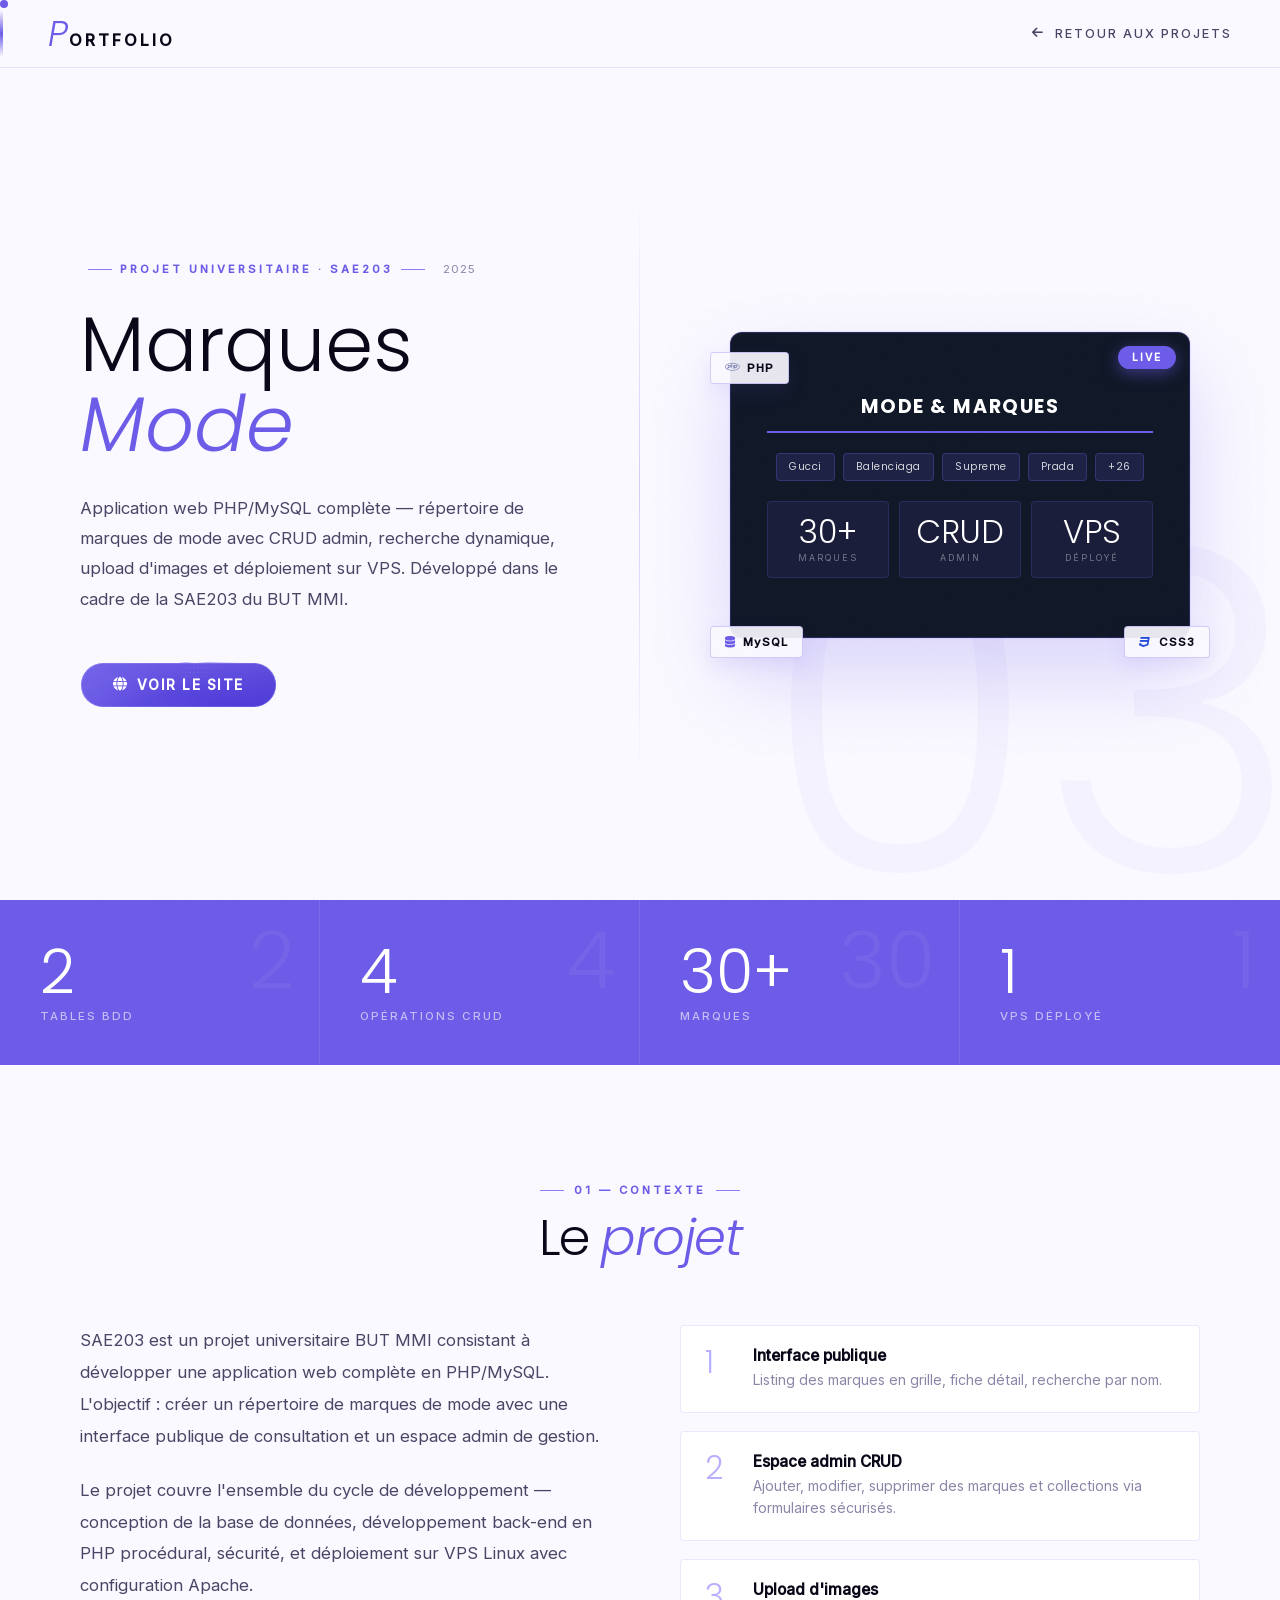
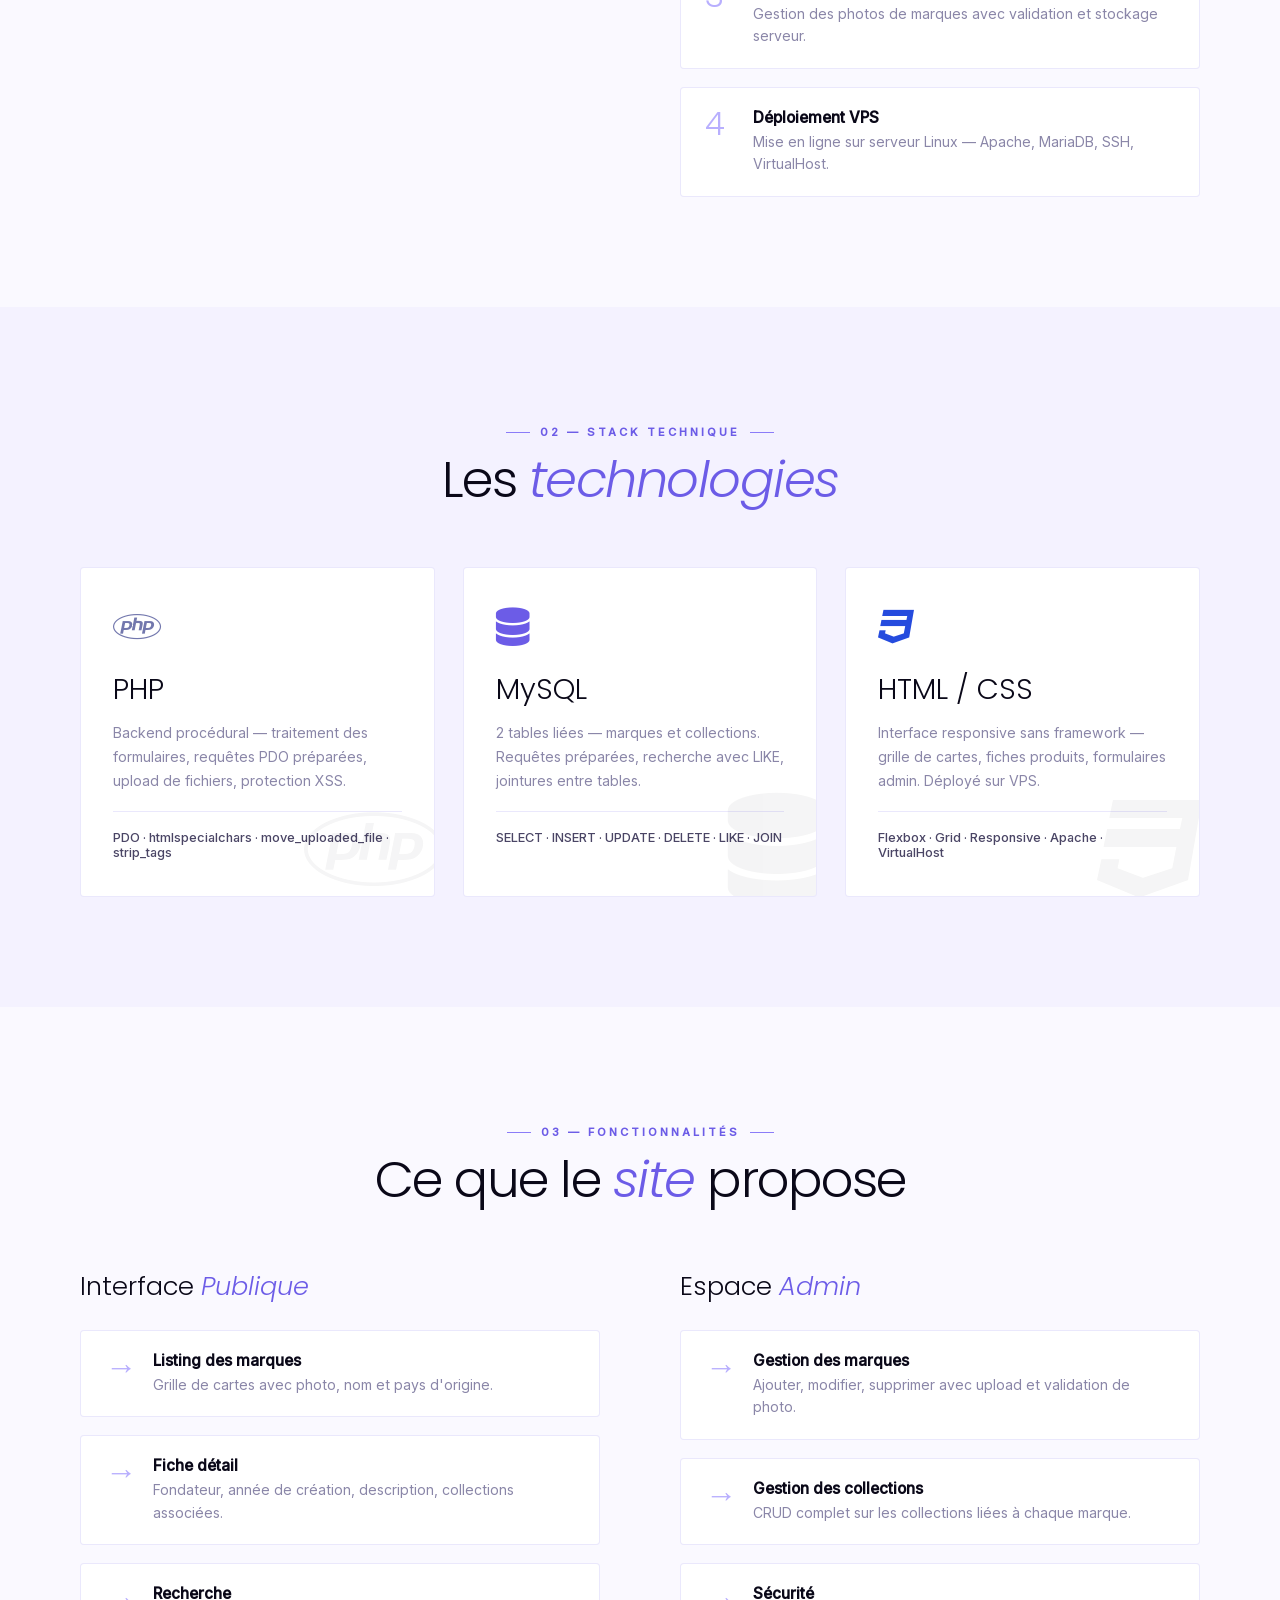
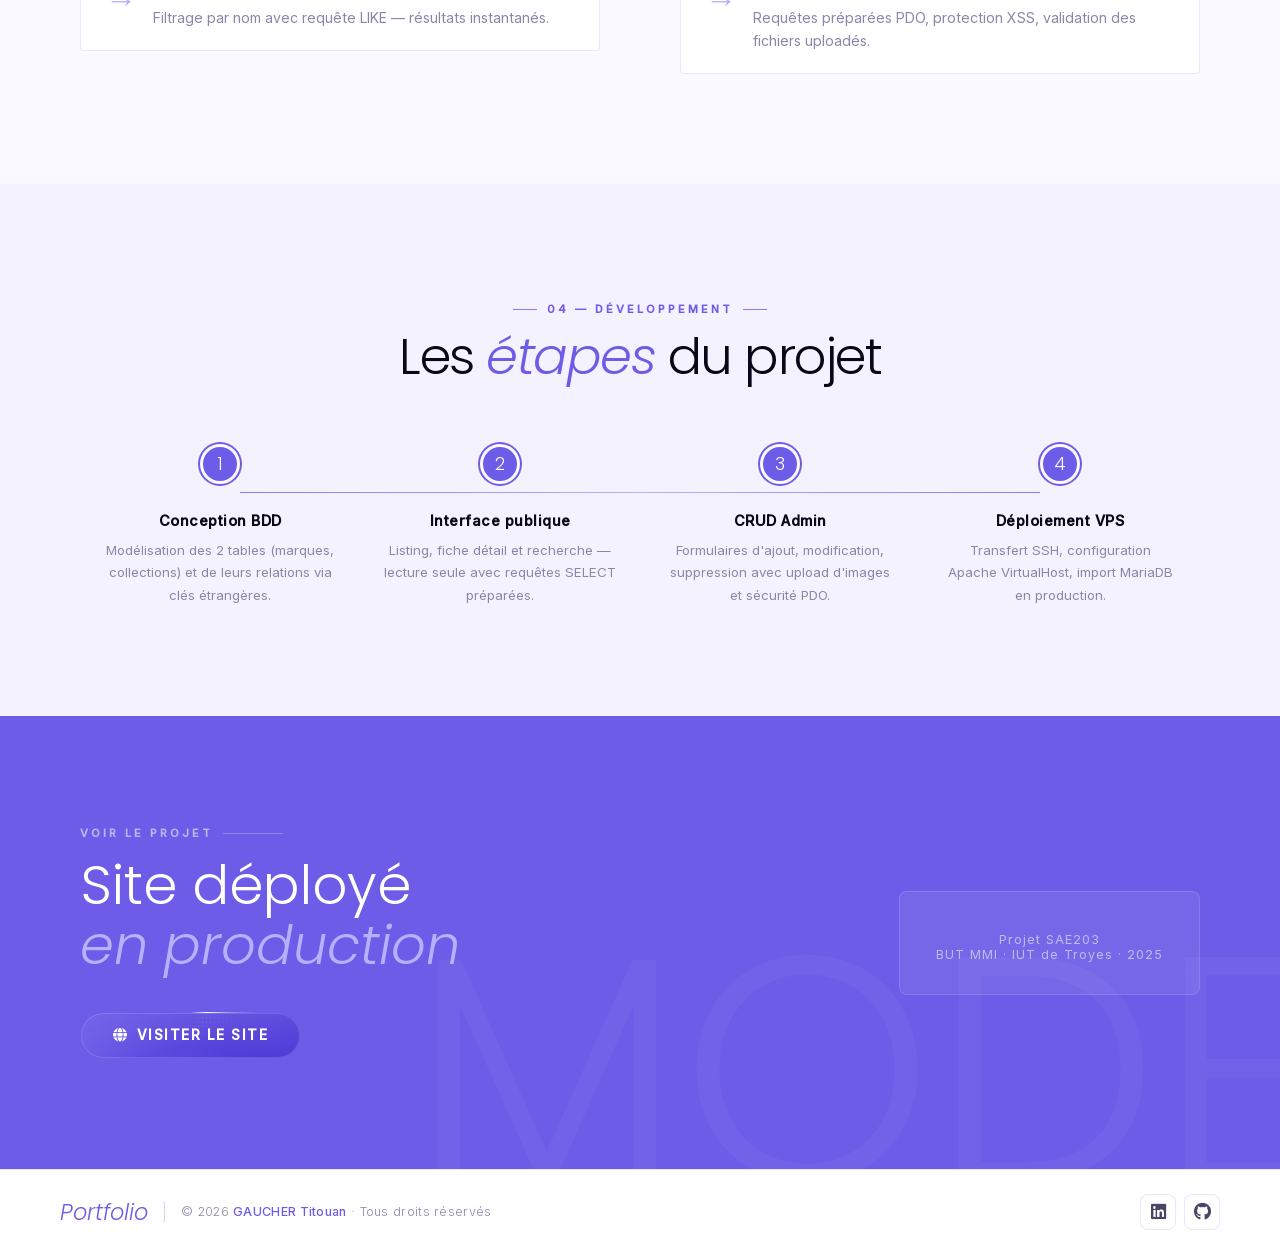
<file: projet-sae203.html>
<!DOCTYPE html>
<html lang="fr">
<head>
  <meta charset="UTF-8" />
  <meta name="viewport" content="width=device-width, initial-scale=1.0, viewport-fit=cover" />
  <meta name="description" content="SAE203 — Site marques de mode PHP/MySQL · Projet de Titouan Gaucher" />
  <title>SAE203 · Titouan Gaucher</title>
  <link rel="stylesheet" href="css/main.css" />
  <link rel="stylesheet" href="css/fa/all.min.css" />
  <link rel="icon" href="./images/favicon.svg" type="image/svg+xml" />
  <link rel="icon" href="./images/favicon-32.png" sizes="32x32" type="image/png" />
  <link rel="icon" href="./images/favicon-16.png" sizes="16x16" type="image/png" />
  <link rel="apple-touch-icon" href="./images/apple-touch-icon.png" />
  <link rel="manifest" href="./site.webmanifest" />
  <meta name="theme-color" content="#6c5ce7" />
  <link rel="stylesheet" href="css/projet.css" />
</head>
<body>

  <div class="cursor" id="cursor"></div>
  <div class="grain-overlay" aria-hidden="true"></div>

  <header class="en-tete">
    <a class="logo" href="index.html">
      <span class="logo-p">P</span>
      <span class="logo-rest">ortfolio</span>
    </a>
    <a class="nav-back" href="index.html#projets">
      <i class="fa-solid fa-arrow-left"></i> Retour aux projets
    </a>
  </header>

  <!-- HERO -->
  <section class="projet-hero">
    <span class="projet-hero__bg-num" aria-hidden="true">03</span>

    <div class="projet-hero__left">
      <div class="projet-meta reveal">
        <span class="projet-meta__label">Projet universitaire · SAE203</span>
        <span class="projet-meta__annee">2025</span>
      </div>

      <h1 class="projet-hero__titre reveal">
        Marques<em> Mode</em>
      </h1>

      <p class="projet-hero__desc reveal">
        Application web PHP/MySQL complète — répertoire de marques de mode 
        avec CRUD admin, recherche dynamique, upload d'images et déploiement 
        sur VPS. Développé dans le cadre de la SAE203 du BUT MMI.
      </p>

      <div class="projet-hero__actions reveal">
        <a class="shiny-cta" href="https://sae203.mmi25d04.mmi-troyes.fr" target="_blank" rel="noopener">
          <span><i class="fa-solid fa-globe"></i> Voir le site</span>
        </a>
      </div>
    </div>

    <div class="projet-hero__right">
      <div class="preview-wrapper">
        <span class="preview-badge">Live</span>
        <div class="preview-frame reveal-right" style="background:#111827; display:flex; align-items:center; justify-content:center; flex-direction:column; gap:20px; padding:36px;">
          <div style="font-family:'Poppins',sans-serif; font-size:1.2em; font-weight:700; color:white; letter-spacing:0.08em; text-transform:uppercase; border-bottom:2px solid var(--v1); padding-bottom:10px; width:100%; text-align:center;">Mode & Marques</div>
          <div style="display:flex; gap:8px; flex-wrap:wrap; justify-content:center;">
            <span style="background:rgba(108,92,231,0.15); border:1px solid rgba(108,92,231,0.3); border-radius:4px; padding:5px 12px; font-size:0.65em; color:rgba(255,255,255,0.8); letter-spacing:0.05em; font-family:'Poppins',sans-serif;">Gucci</span>
            <span style="background:rgba(108,92,231,0.15); border:1px solid rgba(108,92,231,0.3); border-radius:4px; padding:5px 12px; font-size:0.65em; color:rgba(255,255,255,0.8); letter-spacing:0.05em; font-family:'Poppins',sans-serif;">Balenciaga</span>
            <span style="background:rgba(108,92,231,0.15); border:1px solid rgba(108,92,231,0.3); border-radius:4px; padding:5px 12px; font-size:0.65em; color:rgba(255,255,255,0.8); letter-spacing:0.05em; font-family:'Poppins',sans-serif;">Supreme</span>
            <span style="background:rgba(108,92,231,0.15); border:1px solid rgba(108,92,231,0.3); border-radius:4px; padding:5px 12px; font-size:0.65em; color:rgba(255,255,255,0.8); letter-spacing:0.05em; font-family:'Poppins',sans-serif;">Prada</span>
            <span style="background:rgba(108,92,231,0.15); border:1px solid rgba(108,92,231,0.3); border-radius:4px; padding:5px 12px; font-size:0.65em; color:rgba(255,255,255,0.8); letter-spacing:0.05em; font-family:'Poppins',sans-serif;">+26</span>
          </div>
          <div style="display:flex; gap:10px; width:100%;">
            <div style="flex:1; background:rgba(108,92,231,0.1); border:1px solid rgba(108,92,231,0.2); border-radius:4px; padding:14px; text-align:center;">
              <div style="font-family:'Poppins',sans-serif; font-size:2em; color:white; font-weight:300; line-height:1; margin-bottom:4px;">30+</div>
              <div style="font-size:0.55em; color:rgba(255,255,255,0.4); text-transform:uppercase; letter-spacing:2px; font-family:'Inter',sans-serif;">Marques</div>
            </div>
            <div style="flex:1; background:rgba(108,92,231,0.1); border:1px solid rgba(108,92,231,0.2); border-radius:4px; padding:14px; text-align:center;">
              <div style="font-family:'Poppins',sans-serif; font-size:2em; color:white; font-weight:300; line-height:1; margin-bottom:4px;">CRUD</div>
              <div style="font-size:0.55em; color:rgba(255,255,255,0.4); text-transform:uppercase; letter-spacing:2px; font-family:'Inter',sans-serif;">Admin</div>
            </div>
            <div style="flex:1; background:rgba(108,92,231,0.1); border:1px solid rgba(108,92,231,0.2); border-radius:4px; padding:14px; text-align:center;">
              <div style="font-family:'Poppins',sans-serif; font-size:2em; color:white; font-weight:300; line-height:1; margin-bottom:4px;">VPS</div>
              <div style="font-size:0.55em; color:rgba(255,255,255,0.4); text-transform:uppercase; letter-spacing:2px; font-family:'Inter',sans-serif;">Déployé</div>
            </div>
          </div>
        </div>
        <div class="preview-tag preview-tag--css">
          <i class="fa-brands fa-php" style="color:#7277ad"></i> PHP
        </div>
        <div class="preview-tag preview-tag--js">
          <i class="fa-solid fa-database" style="color:#6c5ce7"></i> MySQL
        </div>
        <div class="preview-tag preview-tag--html">
          <i class="fa-brands fa-css3" style="color:#254bde"></i> CSS3
        </div>
      </div>
    </div>
  </section>

  <!-- STATS -->
  <div class="stats-bar">
    <div class="stat-item reveal">
      <span class="stat-item__deco">2</span>
      <div class="stat-item__num">2</div>
      <div class="stat-item__label">Tables BDD</div>
    </div>
    <div class="stat-item reveal">
      <span class="stat-item__deco">4</span>
      <div class="stat-item__num">4</div>
      <div class="stat-item__label">Opérations CRUD</div>
    </div>
    <div class="stat-item reveal">
      <span class="stat-item__deco">30</span>
      <div class="stat-item__num">30+</div>
      <div class="stat-item__label">Marques</div>
    </div>
    <div class="stat-item reveal">
      <span class="stat-item__deco">1</span>
      <div class="stat-item__num">1</div>
      <div class="stat-item__label">VPS déployé</div>
    </div>
  </div>

  <!-- CONTEXTE -->
  <section class="section">
    <div class="section-header reveal">
      <div class="section-label">01 — Contexte</div>
      <h2 class="titre-section">Le <em>projet</em></h2>
    </div>
    <div class="contexte-grid">
      <div class="contexte-text reveal-left">
        <p>SAE203 est un projet universitaire BUT MMI consistant à développer une application web complète en PHP/MySQL. L'objectif : créer un répertoire de marques de mode avec une interface publique de consultation et un espace admin de gestion.</p>
        <p>Le projet couvre l'ensemble du cycle de développement — conception de la base de données, développement back-end en PHP procédural, sécurité, et déploiement sur VPS Linux avec configuration Apache.</p>
      </div>
      <ul class="objectifs-list reveal-right">
        <li>
          <span class="obj-num">1</span>
          <div class="obj-text">
            <strong>Interface publique</strong>
            <span>Listing des marques en grille, fiche détail, recherche par nom.</span>
          </div>
        </li>
        <li>
          <span class="obj-num">2</span>
          <div class="obj-text">
            <strong>Espace admin CRUD</strong>
            <span>Ajouter, modifier, supprimer des marques et collections via formulaires sécurisés.</span>
          </div>
        </li>
        <li>
          <span class="obj-num">3</span>
          <div class="obj-text">
            <strong>Upload d'images</strong>
            <span>Gestion des photos de marques avec validation et stockage serveur.</span>
          </div>
        </li>
        <li>
          <span class="obj-num">4</span>
          <div class="obj-text">
            <strong>Déploiement VPS</strong>
            <span>Mise en ligne sur serveur Linux — Apache, MariaDB, SSH, VirtualHost.</span>
          </div>
        </li>
      </ul>
    </div>
  </section>

  <!-- STACK -->
  <section class="section section--alt">
    <div class="section-header reveal">
      <div class="section-label">02 — Stack technique</div>
      <h2 class="titre-section">Les <em>technologies</em></h2>
    </div>
    <div class="stack-grid">
      <div class="tech-card reveal">
        <div class="tech-card__icon"><i class="fa-brands fa-php" style="color:#7277ad"></i></div>
        <div class="tech-card__name">PHP</div>
        <div class="tech-card__desc">Backend procédural — traitement des formulaires, requêtes PDO préparées, upload de fichiers, protection XSS.</div>
        <div class="tech-card__usage">PDO · htmlspecialchars · move_uploaded_file · strip_tags</div>
        <div class="tech-card__bg"><i class="fa-brands fa-php"></i></div>
      </div>
      <div class="tech-card reveal">
        <div class="tech-card__icon"><i class="fa-solid fa-database" style="color:#6c5ce7"></i></div>
        <div class="tech-card__name">MySQL</div>
        <div class="tech-card__desc">2 tables liées — marques et collections. Requêtes préparées, recherche avec LIKE, jointures entre tables.</div>
        <div class="tech-card__usage">SELECT · INSERT · UPDATE · DELETE · LIKE · JOIN</div>
        <div class="tech-card__bg"><i class="fa-solid fa-database"></i></div>
      </div>
      <div class="tech-card reveal">
        <div class="tech-card__icon"><i class="fa-brands fa-css3" style="color:#254bde"></i></div>
        <div class="tech-card__name">HTML / CSS</div>
        <div class="tech-card__desc">Interface responsive sans framework — grille de cartes, fiches produits, formulaires admin. Déployé sur VPS.</div>
        <div class="tech-card__usage">Flexbox · Grid · Responsive · Apache · VirtualHost</div>
        <div class="tech-card__bg"><i class="fa-brands fa-css3"></i></div>
      </div>
    </div>
  </section>

  <!-- FONCTIONNALITÉS -->
  <section class="section">
    <div class="section-header reveal">
      <div class="section-label">03 — Fonctionnalités</div>
      <h2 class="titre-section">Ce que le <em>site</em> propose</h2>
    </div>
    <div class="contexte-grid">
      <div class="reveal-left">
        <h3 style="font-family:var(--serif); font-size:1.6em; font-weight:300; margin-bottom:24px;">Interface <em style="color:var(--v1)">Publique</em></h3>
        <ul class="objectifs-list">
          <li><span class="obj-num">→</span><div class="obj-text"><strong>Listing des marques</strong><span>Grille de cartes avec photo, nom et pays d'origine.</span></div></li>
          <li><span class="obj-num">→</span><div class="obj-text"><strong>Fiche détail</strong><span>Fondateur, année de création, description, collections associées.</span></div></li>
          <li><span class="obj-num">→</span><div class="obj-text"><strong>Recherche</strong><span>Filtrage par nom avec requête LIKE — résultats instantanés.</span></div></li>
        </ul>
      </div>
      <div class="reveal-right">
        <h3 style="font-family:var(--serif); font-size:1.6em; font-weight:300; margin-bottom:24px;">Espace <em style="color:var(--v1)">Admin</em></h3>
        <ul class="objectifs-list">
          <li><span class="obj-num">→</span><div class="obj-text"><strong>Gestion des marques</strong><span>Ajouter, modifier, supprimer avec upload et validation de photo.</span></div></li>
          <li><span class="obj-num">→</span><div class="obj-text"><strong>Gestion des collections</strong><span>CRUD complet sur les collections liées à chaque marque.</span></div></li>
          <li><span class="obj-num">→</span><div class="obj-text"><strong>Sécurité</strong><span>Requêtes préparées PDO, protection XSS, validation des fichiers uploadés.</span></div></li>
        </ul>
      </div>
    </div>
  </section>

  <!-- ÉTAPES -->
  <section class="section section--alt">
    <div class="section-header reveal">
      <div class="section-label">04 — Développement</div>
      <h2 class="titre-section">Les <em>étapes</em> du projet</h2>
    </div>
    <div class="methode-steps">
      <div class="step reveal">
        <div class="step__dot">1</div>
        <div class="step__title">Conception BDD</div>
        <div class="step__desc">Modélisation des 2 tables (marques, collections) et de leurs relations via clés étrangères.</div>
      </div>
      <div class="step reveal">
        <div class="step__dot">2</div>
        <div class="step__title">Interface publique</div>
        <div class="step__desc">Listing, fiche détail et recherche — lecture seule avec requêtes SELECT préparées.</div>
      </div>
      <div class="step reveal">
        <div class="step__dot">3</div>
        <div class="step__title">CRUD Admin</div>
        <div class="step__desc">Formulaires d'ajout, modification, suppression avec upload d'images et sécurité PDO.</div>
      </div>
      <div class="step reveal">
        <div class="step__dot">4</div>
        <div class="step__title">Déploiement VPS</div>
        <div class="step__desc">Transfert SSH, configuration Apache VirtualHost, import MariaDB en production.</div>
      </div>
    </div>
  </section>

  <!-- CTA -->
  <section class="cta-section" data-text="MODE">
    <div class="cta-left">
      <div class="cta-label">Voir le projet</div>
      <h2 class="cta-title">Site déployé<br><em>en production</em></h2>
      <div class="cta-actions">
        <a class="shiny-cta" href="https://sae203.mmi25d04.mmi-troyes.fr" target="_blank" rel="noopener">
          <span><i class="fa-solid fa-globe"></i> Visiter le site</span>
        </a>
      </div>
    </div>
    <div class="cta-right">
      <div class="cta-card">
        <div class="cta-card__text">Projet SAE203<br>BUT MMI · IUT de Troyes · 2025</div>
      </div>
    </div>
  </section>

  <!-- FOOTER -->
  <footer class="pied-de-page">
    <div class="footer-left">
      <a class="footer-logo" href="index.html">Portfolio</a>
      <div class="footer-sep"></div>
      <p class="pied-copyright">
        © 2026 <span class="pied-nom">GAUCHER Titouan</span>
        <span> · </span> Tous droits réservés
      </p>
    </div>
    <nav class="icones-footer" aria-label="Réseaux sociaux">
      <a href="https://www.linkedin.com/in/titouan-gaucher/" target="_blank" aria-label="LinkedIn">
        <i class="fa-brands fa-linkedin"></i>
      </a>
      <a href="https://github.com/Titoox" target="_blank" aria-label="GitHub">
        <i class="fa-brands fa-github"></i>
      </a>
    </nav>
  </footer>

  <button onclick="window.scrollTo({top:0,behavior:'smooth'})" id="bouton-haut" title="Retour en haut" aria-label="Retour en haut de page">
    <svg height="1.1em" viewBox="0 0 512 512"><path d="M233.4 105.4c12.5-12.5 32.8-12.5 45.3 0l192 192c12.5 12.5 12.5 32.8 0 45.3s-32.8 12.5-45.3 0L256 173.3 86.6 342.6c-12.5 12.5-32.8 12.5-45.3 0s-12.5-32.8 0-45.3l192-192z"/></svg>
  </button>

  <script>
    const cursor = document.getElementById('cursor');
    const isTouch = window.matchMedia('(hover: none) and (pointer: coarse)').matches;
    if (cursor && !isTouch) {
      document.body.style.cursor = 'none';
      document.addEventListener('mousemove', e => {
        cursor.style.transform = `translate(${e.clientX - 4}px, ${e.clientY - 4}px)`;
      }, { passive: true });
      document.querySelectorAll('a, button').forEach(el => {
        el.addEventListener('mouseenter', () => cursor.classList.add('hover'));
        el.addEventListener('mouseleave', () => cursor.classList.remove('hover'));
      });
    } else if (cursor) { cursor.style.display = 'none'; }

    const btn = document.getElementById('bouton-haut');
    window.addEventListener('scroll', () => {
      if (btn) btn.style.display = window.scrollY > 400 ? 'flex' : 'none';
    }, { passive: true });

    const observer = new IntersectionObserver((entries) => {
      entries.forEach(e => {
        if (e.isIntersecting) { e.target.classList.add('visible'); observer.unobserve(e.target); }
      });
    }, { threshold: 0.12 });
    document.querySelectorAll('.reveal, .reveal-left, .reveal-right').forEach(el => observer.observe(el));
  </script>

</body>
</html>
</file>
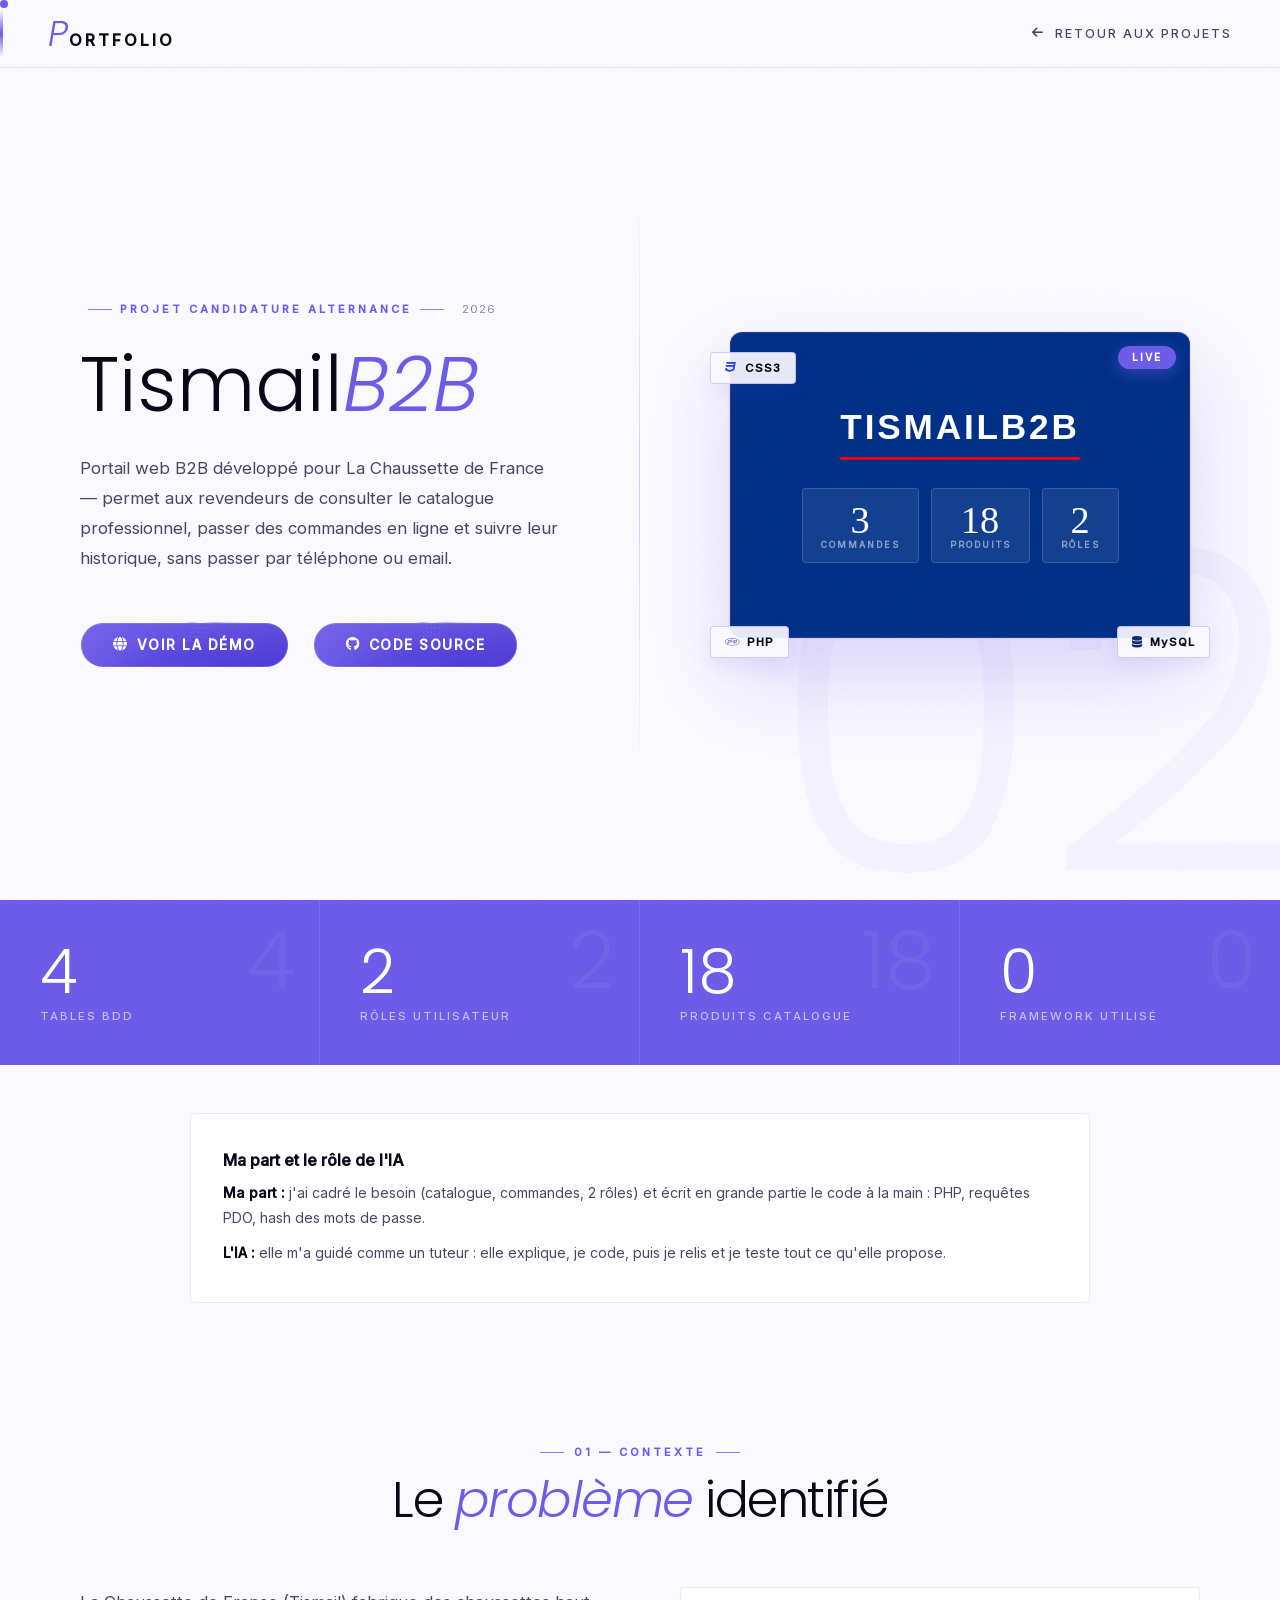
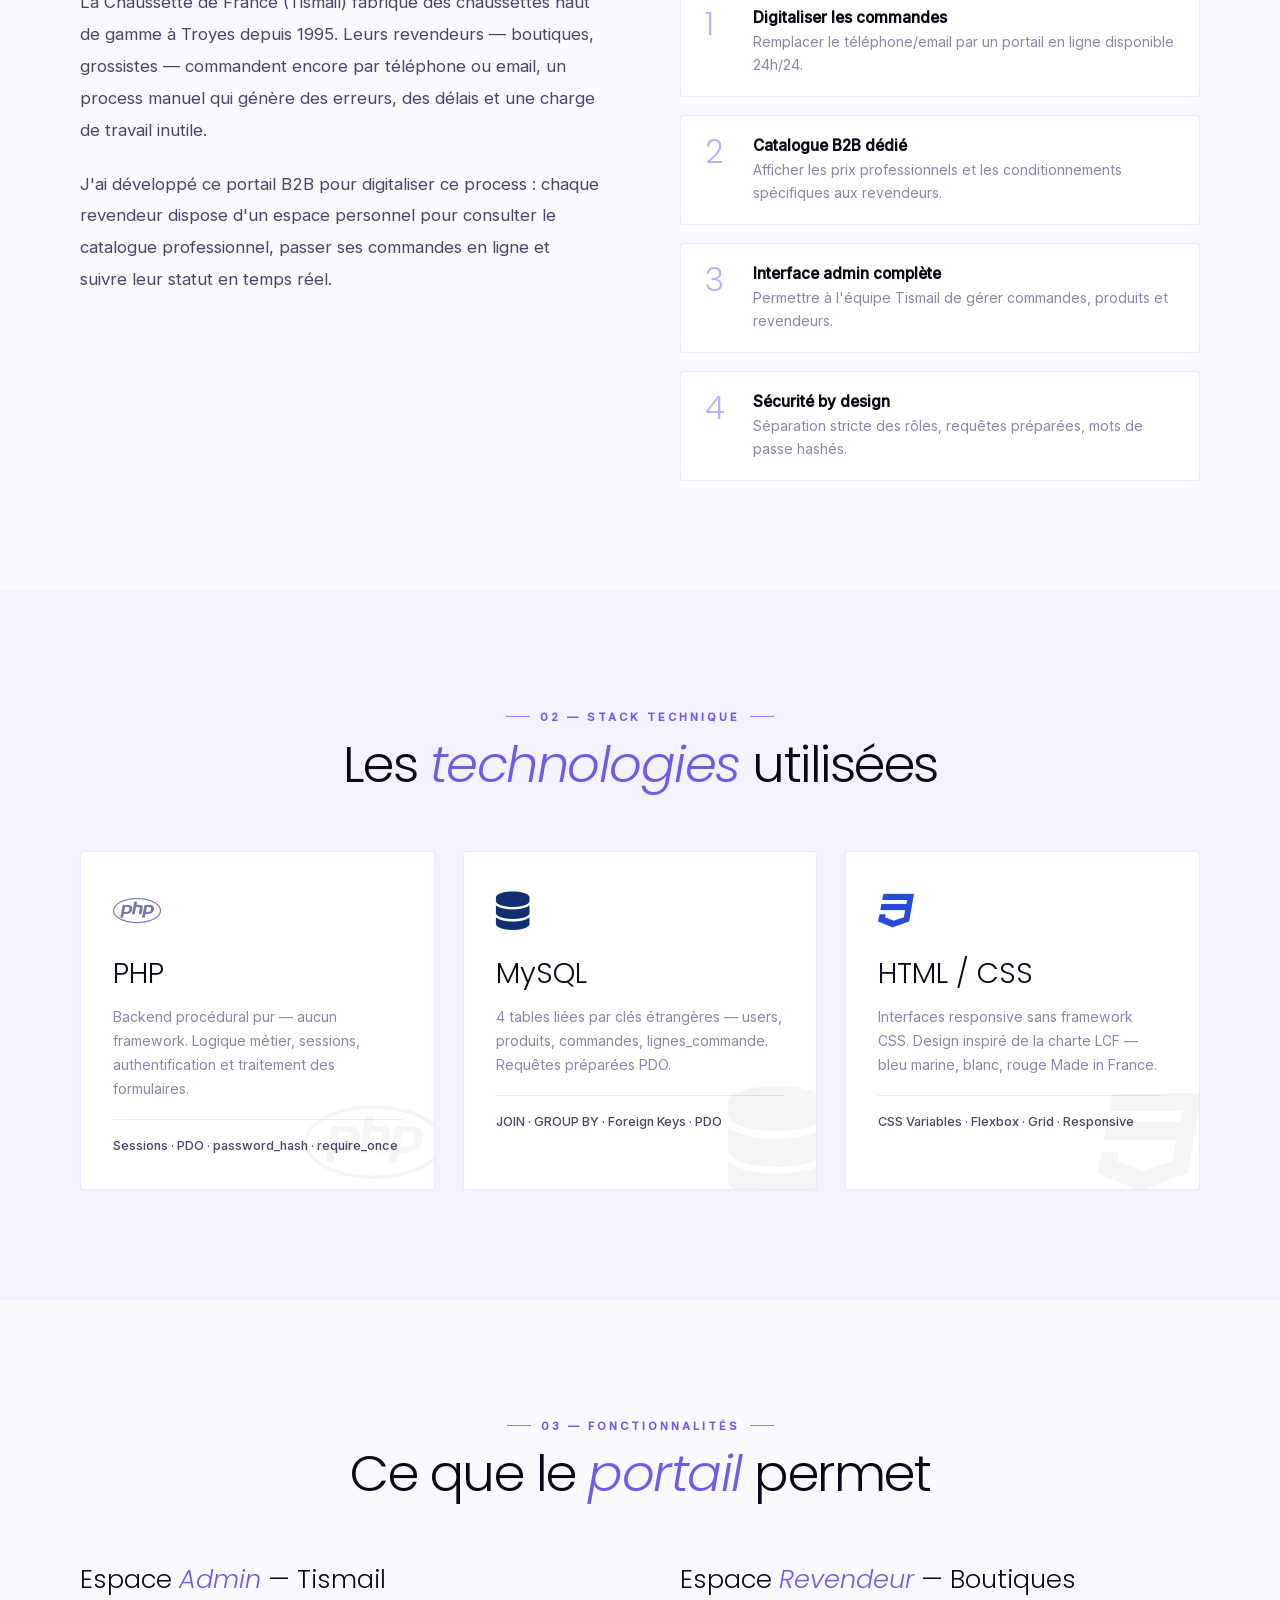
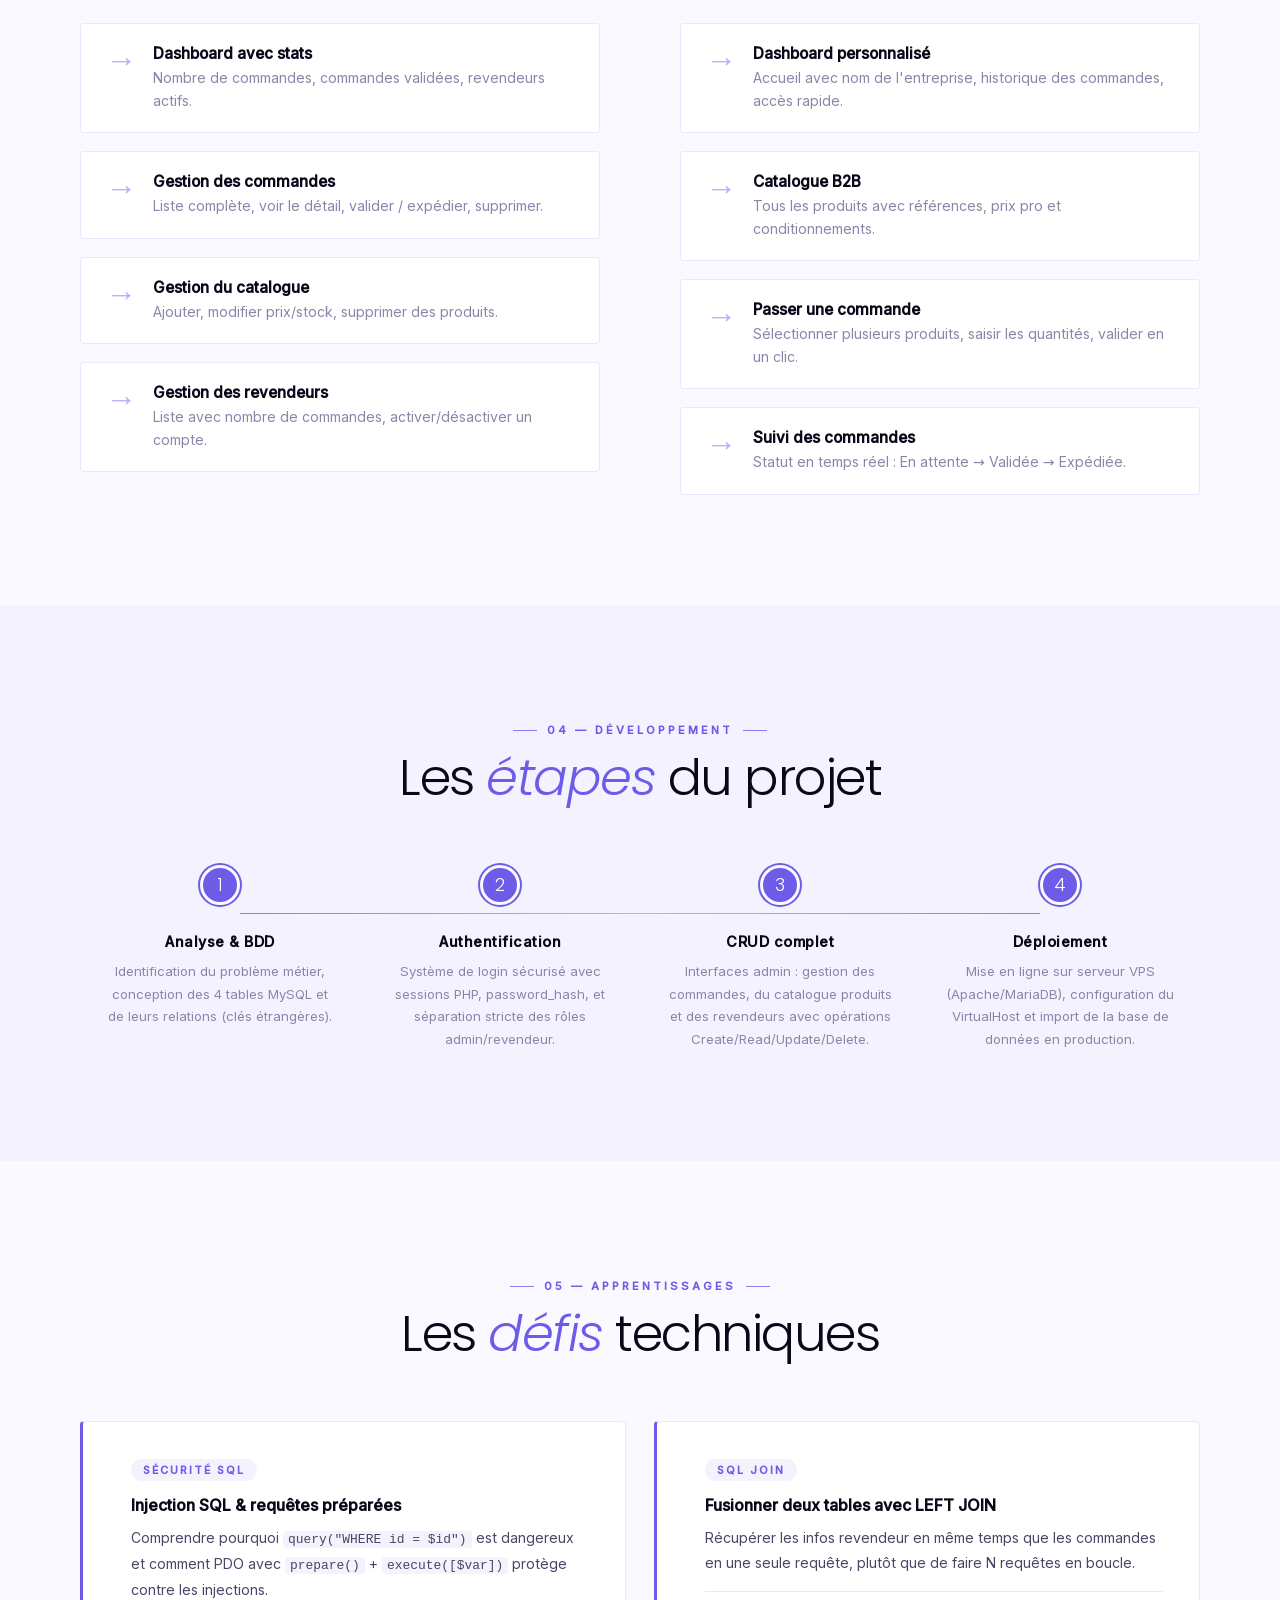
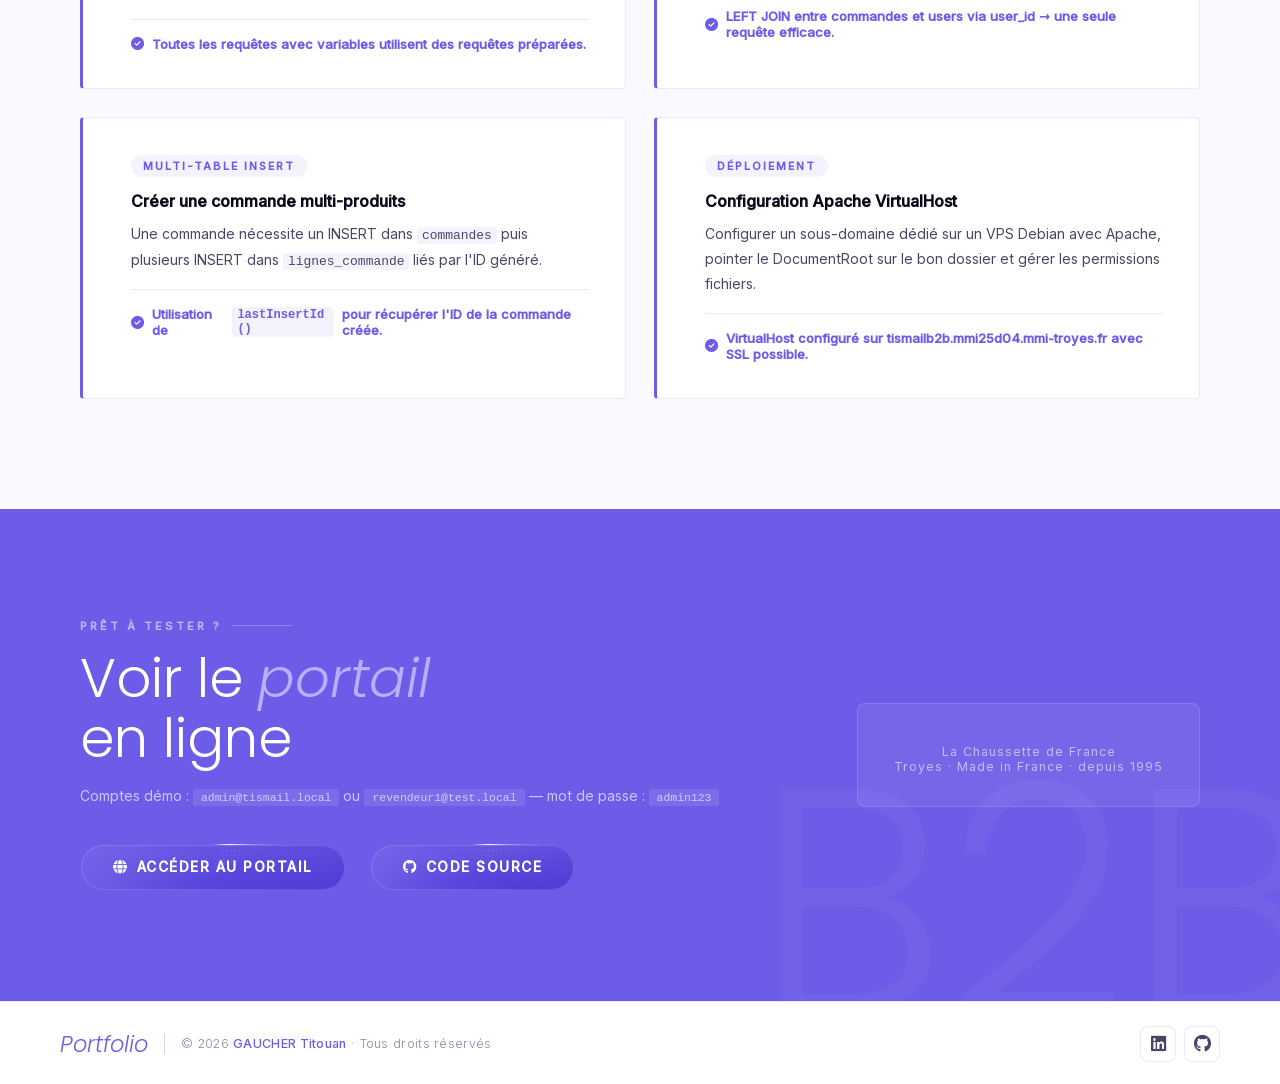
<file: projet-tismailb2b.html>
<!DOCTYPE html>
<html lang="fr">
<head>
  <meta charset="UTF-8" />
  <meta name="viewport" content="width=device-width, initial-scale=1.0, viewport-fit=cover" />
  <meta name="description" content="TismailB2B — Portail B2B revendeurs pour La Chaussette de France · Projet de Titouan Gaucher" />
  <title>TismailB2B · Titouan Gaucher</title>
  <link rel="stylesheet" href="css/main.css" />
  <link rel="stylesheet" href="css/fa/all.min.css" />
  <link rel="icon" href="./images/favicon.svg" type="image/svg+xml" />
  <link rel="icon" href="./images/favicon-32.png" sizes="32x32" type="image/png" />
  <link rel="icon" href="./images/favicon-16.png" sizes="16x16" type="image/png" />
  <link rel="apple-touch-icon" href="./images/apple-touch-icon.png" />
  <link rel="manifest" href="./site.webmanifest" />
  <meta name="theme-color" content="#6c5ce7" />
  <link rel="stylesheet" href="css/projet.css" />
</head>
<body>

  <div class="cursor" id="cursor"></div>
  <div class="grain-overlay" aria-hidden="true"></div>

  <!-- ── HEADER ── -->
  <header class="en-tete">
    <a class="logo" href="index.html">
      <span class="logo-p">P</span>
      <span class="logo-rest">ortfolio</span>
    </a>
    <a class="nav-back" href="index.html#projets">
      <i class="fa-solid fa-arrow-left"></i> Retour aux projets
    </a>
  </header>

  <!-- ── HERO ── -->
  <section class="projet-hero">
    <span class="projet-hero__bg-num" aria-hidden="true">02</span>

    <div class="projet-hero__left">
      <div class="projet-meta reveal">
        <span class="projet-meta__label">Projet candidature alternance</span>
        <span class="projet-meta__annee">2026</span>
      </div>

      <h1 class="projet-hero__titre reveal">
        Tismail<em>B2B</em>
      </h1>

      <p class="projet-hero__desc reveal">
        Portail web B2B développé pour La Chaussette de France — 
        permet aux revendeurs de consulter le catalogue professionnel, 
        passer des commandes en ligne et suivre leur historique, 
        sans passer par téléphone ou email.
      </p>

      <div class="projet-hero__actions reveal">
        <a class="shiny-cta" href="http://tismailb2b.mmi25d04.mmi-troyes.fr" target="_blank" rel="noopener">
          <span><i class="fa-solid fa-globe"></i> Voir la démo</span>
        </a>
        <a class="shiny-cta" href="https://github.com/Titoox" target="_blank" rel="noopener">
          <span><i class="fa-brands fa-github"></i> Code source</span>
        </a>
      </div>
    </div>

    <div class="projet-hero__right">
      <div class="preview-wrapper">
        <span class="preview-badge">Live</span>
        <div class="preview-frame reveal-right" style="background:#003087; display:flex; align-items:center; justify-content:center; flex-direction:column; gap:20px; padding:40px;">
          <div style="font-family:'Outfit',sans-serif; font-size:2.2em; font-weight:700; color:white; letter-spacing:0.08em; text-transform:uppercase; border-bottom:3px solid #e30613; padding-bottom:10px;">TismailB2B</div>
          <div style="display:flex; gap:12px; margin-top:8px;">
            <div style="background:rgba(255,255,255,0.08); border:1px solid rgba(255,255,255,0.15); border-radius:4px; padding:12px 18px; text-align:center;">
              <div style="font-family:'Cormorant Garamond',serif; font-size:2.4em; color:white; font-weight:300; line-height:1;">3</div>
              <div style="font-size:0.55em; color:rgba(255,255,255,0.5); letter-spacing:2px; text-transform:uppercase; font-weight:600;">Commandes</div>
            </div>
            <div style="background:rgba(255,255,255,0.08); border:1px solid rgba(255,255,255,0.15); border-radius:4px; padding:12px 18px; text-align:center;">
              <div style="font-family:'Cormorant Garamond',serif; font-size:2.4em; color:white; font-weight:300; line-height:1;">18</div>
              <div style="font-size:0.55em; color:rgba(255,255,255,0.5); letter-spacing:2px; text-transform:uppercase; font-weight:600;">Produits</div>
            </div>
            <div style="background:rgba(255,255,255,0.08); border:1px solid rgba(255,255,255,0.15); border-radius:4px; padding:12px 18px; text-align:center;">
              <div style="font-family:'Cormorant Garamond',serif; font-size:2.4em; color:white; font-weight:300; line-height:1;">2</div>
              <div style="font-size:0.55em; color:rgba(255,255,255,0.5); letter-spacing:2px; text-transform:uppercase; font-weight:600;">Rôles</div>
            </div>
          </div>
        </div>
        <div class="preview-tag preview-tag--js">
          <i class="fa-brands fa-php" style="color:#7277ad"></i> PHP
        </div>
        <div class="preview-tag preview-tag--html">
          <i class="fa-solid fa-database" style="color:#0f2f70"></i> MySQL
        </div>
        <div class="preview-tag preview-tag--css">
          <i class="fa-brands fa-css3" style="color:#254bde"></i> CSS3
        </div>
      </div>
    </div>
  </section>

  <!-- ── STATS ── -->
  <div class="stats-bar">
    <div class="stat-item reveal">
      <span class="stat-item__deco">4</span>
      <div class="stat-item__num">4</div>
      <div class="stat-item__label">Tables BDD</div>
    </div>
    <div class="stat-item reveal">
      <span class="stat-item__deco">2</span>
      <div class="stat-item__num">2</div>
      <div class="stat-item__label">Rôles utilisateur</div>
    </div>
    <div class="stat-item reveal">
      <span class="stat-item__deco">18</span>
      <div class="stat-item__num">18</div>
      <div class="stat-item__label">Produits catalogue</div>
    </div>
    <div class="stat-item reveal">
      <span class="stat-item__deco">0</span>
      <div class="stat-item__num">0</div>
      <div class="stat-item__label">Framework utilisé</div>
    </div>
  </div>

  <!-- ── MA PART / RÔLE DE L'IA ── -->
  <section class="part-ia reveal" aria-labelledby="titre-part-ia">
    <div class="part-ia__inner">
      <h2 class="part-ia__titre" id="titre-part-ia">Ma part et le rôle de l'IA</h2>
      <ul class="part-ia__liste">
        <li><strong>Ma part :</strong> j'ai cadré le besoin (catalogue, commandes, 2 rôles) et écrit en grande partie le code à la main : PHP, requêtes PDO, hash des mots de passe.</li>
        <li><strong>L'IA :</strong> elle m'a guidé comme un tuteur : elle explique, je code, puis je relis et je teste tout ce qu'elle propose.</li>
      </ul>
    </div>
  </section>

  <!-- ── CONTEXTE ── -->
  <section class="section">
    <div class="section-header reveal">
      <div class="section-label">01 — Contexte</div>
      <h2 class="titre-section">Le <em>problème</em> identifié</h2>
    </div>
    <div class="contexte-grid">
      <div class="contexte-text reveal-left">
        <p>
          La Chaussette de France (Tismail) fabrique des chaussettes haut de gamme à Troyes depuis 1995. 
          Leurs revendeurs — boutiques, grossistes — commandent encore par téléphone ou email, 
          un process manuel qui génère des erreurs, des délais et une charge de travail inutile.
        </p>
        <p>
          J'ai développé ce portail B2B pour digitaliser ce process : 
          chaque revendeur dispose d'un espace personnel pour consulter 
          le catalogue professionnel, passer ses commandes en ligne et suivre leur statut en temps réel.
        </p>
      </div>
      <ul class="objectifs-list reveal-right">
        <li>
          <span class="obj-num">1</span>
          <div class="obj-text">
            <strong>Digitaliser les commandes</strong>
            <span>Remplacer le téléphone/email par un portail en ligne disponible 24h/24.</span>
          </div>
        </li>
        <li>
          <span class="obj-num">2</span>
          <div class="obj-text">
            <strong>Catalogue B2B dédié</strong>
            <span>Afficher les prix professionnels et les conditionnements spécifiques aux revendeurs.</span>
          </div>
        </li>
        <li>
          <span class="obj-num">3</span>
          <div class="obj-text">
            <strong>Interface admin complète</strong>
            <span>Permettre à l'équipe Tismail de gérer commandes, produits et revendeurs.</span>
          </div>
        </li>
        <li>
          <span class="obj-num">4</span>
          <div class="obj-text">
            <strong>Sécurité by design</strong>
            <span>Séparation stricte des rôles, requêtes préparées, mots de passe hashés.</span>
          </div>
        </li>
      </ul>
    </div>
  </section>

  <!-- ── STACK TECH ── -->
  <section class="section section--alt">
    <div class="section-header reveal">
      <div class="section-label">02 — Stack technique</div>
      <h2 class="titre-section">Les <em>technologies</em> utilisées</h2>
    </div>
    <div class="stack-grid">
      <div class="tech-card reveal">
        <div class="tech-card__icon"><i class="fa-brands fa-php" style="color:#7277ad"></i></div>
        <div class="tech-card__name">PHP</div>
        <div class="tech-card__desc">Backend procédural pur — aucun framework. Logique métier, sessions, authentification et traitement des formulaires.</div>
        <div class="tech-card__usage">Sessions · PDO · password_hash · require_once</div>
        <div class="tech-card__bg"><i class="fa-brands fa-php"></i></div>
      </div>
      <div class="tech-card reveal">
        <div class="tech-card__icon"><i class="fa-solid fa-database" style="color:#0f2f70"></i></div>
        <div class="tech-card__name">MySQL</div>
        <div class="tech-card__desc">4 tables liées par clés étrangères — users, produits, commandes, lignes_commande. Requêtes préparées PDO.</div>
        <div class="tech-card__usage">JOIN · GROUP BY · Foreign Keys · PDO</div>
        <div class="tech-card__bg"><i class="fa-solid fa-database"></i></div>
      </div>
      <div class="tech-card reveal">
        <div class="tech-card__icon"><i class="fa-brands fa-css3" style="color:#254bde"></i></div>
        <div class="tech-card__name">HTML / CSS</div>
        <div class="tech-card__desc">Interfaces responsive sans framework CSS. Design inspiré de la charte LCF — bleu marine, blanc, rouge Made in France.</div>
        <div class="tech-card__usage">CSS Variables · Flexbox · Grid · Responsive</div>
        <div class="tech-card__bg"><i class="fa-brands fa-css3"></i></div>
      </div>
    </div>
  </section>

  <!-- ── FONCTIONNALITÉS ── -->
  <section class="section">
    <div class="section-header reveal">
      <div class="section-label">03 — Fonctionnalités</div>
      <h2 class="titre-section">Ce que le <em>portail</em> permet</h2>
    </div>
    <div class="contexte-grid">
      <div class="reveal-left">
        <h3 style="font-family:var(--serif); font-size:1.6em; font-weight:300; margin-bottom:24px;">
          Espace <em style="color:var(--v1)">Admin</em> — Tismail
        </h3>
        <ul class="objectifs-list">
          <li>
            <span class="obj-num">→</span>
            <div class="obj-text">
              <strong>Dashboard avec stats</strong>
              <span>Nombre de commandes, commandes validées, revendeurs actifs.</span>
            </div>
          </li>
          <li>
            <span class="obj-num">→</span>
            <div class="obj-text">
              <strong>Gestion des commandes</strong>
              <span>Liste complète, voir le détail, valider / expédier, supprimer.</span>
            </div>
          </li>
          <li>
            <span class="obj-num">→</span>
            <div class="obj-text">
              <strong>Gestion du catalogue</strong>
              <span>Ajouter, modifier prix/stock, supprimer des produits.</span>
            </div>
          </li>
          <li>
            <span class="obj-num">→</span>
            <div class="obj-text">
              <strong>Gestion des revendeurs</strong>
              <span>Liste avec nombre de commandes, activer/désactiver un compte.</span>
            </div>
          </li>
        </ul>
      </div>
      <div class="reveal-right">
        <h3 style="font-family:var(--serif); font-size:1.6em; font-weight:300; margin-bottom:24px;">
          Espace <em style="color:var(--v1)">Revendeur</em> — Boutiques
        </h3>
        <ul class="objectifs-list">
          <li>
            <span class="obj-num">→</span>
            <div class="obj-text">
              <strong>Dashboard personnalisé</strong>
              <span>Accueil avec nom de l'entreprise, historique des commandes, accès rapide.</span>
            </div>
          </li>
          <li>
            <span class="obj-num">→</span>
            <div class="obj-text">
              <strong>Catalogue B2B</strong>
              <span>Tous les produits avec références, prix pro et conditionnements.</span>
            </div>
          </li>
          <li>
            <span class="obj-num">→</span>
            <div class="obj-text">
              <strong>Passer une commande</strong>
              <span>Sélectionner plusieurs produits, saisir les quantités, valider en un clic.</span>
            </div>
          </li>
          <li>
            <span class="obj-num">→</span>
            <div class="obj-text">
              <strong>Suivi des commandes</strong>
              <span>Statut en temps réel : En attente → Validée → Expédiée.</span>
            </div>
          </li>
        </ul>
      </div>
    </div>
  </section>

  <!-- ── MÉTHODE ── -->
  <section class="section section--alt">
    <div class="section-header reveal">
      <div class="section-label">04 — Développement</div>
      <h2 class="titre-section">Les <em>étapes</em> du projet</h2>
    </div>
    <div class="methode-steps">
      <div class="step reveal">
        <div class="step__dot">1</div>
        <div class="step__title">Analyse & BDD</div>
        <div class="step__desc">Identification du problème métier, conception des 4 tables MySQL et de leurs relations (clés étrangères).</div>
      </div>
      <div class="step reveal">
        <div class="step__dot">2</div>
        <div class="step__title">Authentification</div>
        <div class="step__desc">Système de login sécurisé avec sessions PHP, password_hash, et séparation stricte des rôles admin/revendeur.</div>
      </div>
      <div class="step reveal">
        <div class="step__dot">3</div>
        <div class="step__title">CRUD complet</div>
        <div class="step__desc">Interfaces admin : gestion des commandes, du catalogue produits et des revendeurs avec opérations Create/Read/Update/Delete.</div>
      </div>
      <div class="step reveal">
        <div class="step__dot">4</div>
        <div class="step__title">Déploiement</div>
        <div class="step__desc">Mise en ligne sur serveur VPS (Apache/MariaDB), configuration du VirtualHost et import de la base de données en production.</div>
      </div>
    </div>
  </section>

  <!-- ── DIFFICULTÉS ── -->
  <section class="section">
    <div class="section-header reveal">
      <div class="section-label">05 — Apprentissages</div>
      <h2 class="titre-section">Les <em>défis</em> techniques</h2>
    </div>
    <div class="difficultes-grid">
      <div class="diff-card reveal">
        <span class="diff-card__tag">Sécurité SQL</span>
        <div class="diff-card__title">Injection SQL & requêtes préparées</div>
        <div class="diff-card__text">
          Comprendre pourquoi <code>query("WHERE id = $id")</code> est dangereux et comment
          PDO avec <code>prepare()</code> + <code>execute([$var])</code> protège contre les injections.
        </div>
        <div class="diff-card__solution">
          <i class="fa-solid fa-check-circle"></i>
          Toutes les requêtes avec variables utilisent des requêtes préparées.
        </div>
      </div>
      <div class="diff-card reveal">
        <span class="diff-card__tag">SQL JOIN</span>
        <div class="diff-card__title">Fusionner deux tables avec LEFT JOIN</div>
        <div class="diff-card__text">
          Récupérer les infos revendeur en même temps que les commandes en une seule requête,
          plutôt que de faire N requêtes en boucle.
        </div>
        <div class="diff-card__solution">
          <i class="fa-solid fa-check-circle"></i>
          LEFT JOIN entre commandes et users via user_id → une seule requête efficace.
        </div>
      </div>
      <div class="diff-card reveal">
        <span class="diff-card__tag">Multi-table INSERT</span>
        <div class="diff-card__title">Créer une commande multi-produits</div>
        <div class="diff-card__text">
          Une commande nécessite un INSERT dans <code>commandes</code> puis plusieurs INSERT dans
          <code>lignes_commande</code> liés par l'ID généré.
        </div>
        <div class="diff-card__solution">
          <i class="fa-solid fa-check-circle"></i>
          Utilisation de <code>lastInsertId()</code> pour récupérer l'ID de la commande créée.
        </div>
      </div>
      <div class="diff-card reveal">
        <span class="diff-card__tag">Déploiement</span>
        <div class="diff-card__title">Configuration Apache VirtualHost</div>
        <div class="diff-card__text">
          Configurer un sous-domaine dédié sur un VPS Debian avec Apache, pointer le DocumentRoot
          sur le bon dossier et gérer les permissions fichiers.
        </div>
        <div class="diff-card__solution">
          <i class="fa-solid fa-check-circle"></i>
          VirtualHost configuré sur tismailb2b.mmi25d04.mmi-troyes.fr avec SSL possible.
        </div>
      </div>
    </div>
  </section>

  <!-- ── CTA ── -->
  <section class="cta-section" data-text="B2B">
    <div class="cta-left">
      <div class="cta-label">Prêt à tester ?</div>
      <h2 class="cta-title">Voir le <em>portail</em><br>en ligne</h2>
      <p style="color:rgba(255,255,255,0.65); font-size:0.88em; margin-top:16px; line-height:1.7;">
        Comptes démo : <code style="background:rgba(255,255,255,0.1); padding:2px 8px; border-radius:2px;">admin@tismail.local</code> 
        ou <code style="background:rgba(255,255,255,0.1); padding:2px 8px; border-radius:2px;">revendeur1@test.local</code> — mot de passe : <code style="background:rgba(255,255,255,0.1); padding:2px 8px; border-radius:2px;">admin123</code>
      </p>
      <div class="cta-actions">
        <a class="shiny-cta" href="http://tismailb2b.mmi25d04.mmi-troyes.fr" target="_blank" rel="noopener">
          <span><i class="fa-solid fa-globe"></i> Accéder au portail</span>
        </a>
        <a class="shiny-cta" href="https://github.com/Titoox" target="_blank" rel="noopener">
          <span><i class="fa-brands fa-github"></i> Code source</span>
        </a>
      </div>
    </div>
    <div class="cta-right">
      <div class="cta-card">
        <div class="cta-card__text">La Chaussette de France<br>Troyes · Made in France · depuis 1995</div>
      </div>
    </div>
  </section>

  <!-- ── FOOTER ── -->
  <footer class="pied-de-page">
    <div class="footer-left">
      <a class="footer-logo" href="index.html">Portfolio</a>
      <div class="footer-sep"></div>
      <p class="pied-copyright">
        © 2026 <span class="pied-nom">GAUCHER Titouan</span>
        <span> · </span> Tous droits réservés
      </p>
    </div>
    <nav class="icones-footer" aria-label="Réseaux sociaux">
      <a href="https://www.linkedin.com/in/titouan-gaucher/" target="_blank" aria-label="LinkedIn">
        <i class="fa-brands fa-linkedin"></i>
      </a>
      <a href="https://github.com/Titoox" target="_blank" aria-label="GitHub">
        <i class="fa-brands fa-github"></i>
      </a>
    </nav>
  </footer>

  <button onclick="window.scrollTo({top:0,behavior:'smooth'})" id="bouton-haut" title="Retour en haut" aria-label="Retour en haut de page">
    <svg height="1.1em" viewBox="0 0 512 512"><path d="M233.4 105.4c12.5-12.5 32.8-12.5 45.3 0l192 192c12.5 12.5 12.5 32.8 0 45.3s-32.8 12.5-45.3 0L256 173.3 86.6 342.6c-12.5 12.5-32.8 12.5-45.3 0s-12.5-32.8 0-45.3l192-192z"/></svg>
  </button>

  <script>
    const cursor = document.getElementById('cursor');
    const isTouch = window.matchMedia('(hover: none) and (pointer: coarse)').matches;
    if (cursor && !isTouch) {
      document.body.style.cursor = 'none';
      document.addEventListener('mousemove', e => {
        cursor.style.transform = `translate(${e.clientX - 4}px, ${e.clientY - 4}px)`;
      }, { passive: true });
      document.querySelectorAll('a, button').forEach(el => {
        el.addEventListener('mouseenter', () => cursor.classList.add('hover'));
        el.addEventListener('mouseleave', () => cursor.classList.remove('hover'));
      });
    } else if (cursor) {
      cursor.style.display = 'none';
    }

    const btn = document.getElementById('bouton-haut');
    let ticking = false;
    window.addEventListener('scroll', () => {
      if (!ticking) {
        requestAnimationFrame(() => {
          if (btn) btn.style.display = window.scrollY > 400 ? 'flex' : 'none';
          ticking = false;
        });
        ticking = true;
      }
    }, { passive: true });

    const observer = new IntersectionObserver((entries) => {
      entries.forEach(e => {
        if (e.isIntersecting) {
          e.target.classList.add('visible');
          observer.unobserve(e.target);
        }
      });
    }, { threshold: 0.12 });
    document.querySelectorAll('.reveal, .reveal-left, .reveal-right').forEach(el => observer.observe(el));
  </script>

</body>
</html>
</file>
<file: css/main.css>
/* ================================================================
   fonts.css — Auto-hébergement des polices (Poppins + Inter)
   Remplace Google Fonts + CDNFonts Satoshi (non utilisé)
   Subset: latin + latin-ext (accents français)
================================================================ */

/* ── INTER variable font ── */
@font-face {
  font-family: "Inter";
  font-style: normal;
  font-weight: 200 500;
  font-display: swap;
  src: url("fonts/inter-latinext.woff2") format("woff2");
  unicode-range: U+0100-02BA, U+02BD-02C5, U+02C7-02CC, U+02CE-02D7, U+02DD-02FF, U+0304, U+0308, U+0329, U+1D00-1DBF, U+1E00-1E9F, U+1EF2-1EFF, U+2020, U+20A0-20AB, U+20AD-20C0, U+2113, U+2C60-2C7F, U+A720-A7FF;
}
@font-face {
  font-family: "Inter";
  font-style: normal;
  font-weight: 200 500;
  font-display: swap;
  src: url("fonts/inter-latin.woff2") format("woff2");
  unicode-range: U+0000-00FF, U+0131, U+0152-0153, U+02BB-02BC, U+02C6, U+02DA, U+02DC, U+0304, U+0308, U+0329, U+2000-206F, U+20AC, U+2122, U+2191, U+2193, U+2212, U+2215, U+FEFF, U+FFFD;
}

/* ── POPPINS italic 300 ── */
@font-face {
  font-family: "Poppins";
  font-style: italic;
  font-weight: 300;
  font-display: swap;
  src: url("fonts/poppins-italic-300-latinext.woff2") format("woff2");
  unicode-range: U+0100-02BA, U+02BD-02C5, U+02C7-02CC, U+02CE-02D7, U+02DD-02FF, U+0304, U+0308, U+0329, U+1D00-1DBF, U+1E00-1E9F, U+1EF2-1EFF, U+2020, U+20A0-20AB, U+20AD-20C0, U+2113, U+2C60-2C7F, U+A720-A7FF;
}
@font-face {
  font-family: "Poppins";
  font-style: italic;
  font-weight: 300;
  font-display: swap;
  src: url("fonts/poppins-italic-300-latin.woff2") format("woff2");
  unicode-range: U+0000-00FF, U+0131, U+0152-0153, U+02BB-02BC, U+02C6, U+02DA, U+02DC, U+0304, U+0308, U+0329, U+2000-206F, U+20AC, U+2122, U+2191, U+2193, U+2212, U+2215, U+FEFF, U+FFFD;
}

/* ── POPPINS normal 300 ── */
@font-face {
  font-family: "Poppins";
  font-style: normal;
  font-weight: 300;
  font-display: swap;
  src: url("fonts/poppins-300-latinext.woff2") format("woff2");
  unicode-range: U+0100-02BA, U+02BD-02C5, U+02C7-02CC, U+02CE-02D7, U+02DD-02FF, U+0304, U+0308, U+0329, U+1D00-1DBF, U+1E00-1E9F, U+1EF2-1EFF, U+2020, U+20A0-20AB, U+20AD-20C0, U+2113, U+2C60-2C7F, U+A720-A7FF;
}
@font-face {
  font-family: "Poppins";
  font-style: normal;
  font-weight: 300;
  font-display: swap;
  src: url("fonts/poppins-300-latin.woff2") format("woff2");
  unicode-range: U+0000-00FF, U+0131, U+0152-0153, U+02BB-02BC, U+02C6, U+02DA, U+02DC, U+0304, U+0308, U+0329, U+2000-206F, U+20AC, U+2122, U+2191, U+2193, U+2212, U+2215, U+FEFF, U+FFFD;
}

/* ── POPPINS normal 400 ── */
@font-face {
  font-family: "Poppins";
  font-style: normal;
  font-weight: 400;
  font-display: swap;
  src: url("fonts/poppins-400-latinext.woff2") format("woff2");
  unicode-range: U+0100-02BA, U+02BD-02C5, U+02C7-02CC, U+02CE-02D7, U+02DD-02FF, U+0304, U+0308, U+0329, U+1D00-1DBF, U+1E00-1E9F, U+1EF2-1EFF, U+2020, U+20A0-20AB, U+20AD-20C0, U+2113, U+2C60-2C7F, U+A720-A7FF;
}
@font-face {
  font-family: "Poppins";
  font-style: normal;
  font-weight: 400;
  font-display: swap;
  src: url("fonts/poppins-400-latin.woff2") format("woff2");
  unicode-range: U+0000-00FF, U+0131, U+0152-0153, U+02BB-02BC, U+02C6, U+02DA, U+02DC, U+0304, U+0308, U+0329, U+2000-206F, U+20AC, U+2122, U+2191, U+2193, U+2212, U+2215, U+FEFF, U+FFFD;
}

/* ── POPPINS normal 600 ── */
@font-face {
  font-family: "Poppins";
  font-style: normal;
  font-weight: 600;
  font-display: swap;
  src: url("fonts/poppins-600-latinext.woff2") format("woff2");
  unicode-range: U+0100-02BA, U+02BD-02C5, U+02C7-02CC, U+02CE-02D7, U+02DD-02FF, U+0304, U+0308, U+0329, U+1D00-1DBF, U+1E00-1E9F, U+1EF2-1EFF, U+2020, U+20A0-20AB, U+20AD-20C0, U+2113, U+2C60-2C7F, U+A720-A7FF;
}
@font-face {
  font-family: "Poppins";
  font-style: normal;
  font-weight: 600;
  font-display: swap;
  src: url("fonts/poppins-600-latin.woff2") format("woff2");
  unicode-range: U+0000-00FF, U+0131, U+0152-0153, U+02BB-02BC, U+02C6, U+02DA, U+02DC, U+0304, U+0308, U+0329, U+2000-206F, U+20AC, U+2122, U+2191, U+2193, U+2212, U+2215, U+FEFF, U+FFFD;
}

/* ── POPPINS normal 700 ── */
@font-face {
  font-family: "Poppins";
  font-style: normal;
  font-weight: 700;
  font-display: swap;
  src: url("fonts/poppins-700-latinext.woff2") format("woff2");
  unicode-range: U+0100-02BA, U+02BD-02C5, U+02C7-02CC, U+02CE-02D7, U+02DD-02FF, U+0304, U+0308, U+0329, U+1D00-1DBF, U+1E00-1E9F, U+1EF2-1EFF, U+2020, U+20A0-20AB, U+20AD-20C0, U+2113, U+2C60-2C7F, U+A720-A7FF;
}
@font-face {
  font-family: "Poppins";
  font-style: normal;
  font-weight: 700;
  font-display: swap;
  src: url("fonts/poppins-700-latin.woff2") format("woff2");
  unicode-range: U+0000-00FF, U+0131, U+0152-0153, U+02BB-02BC, U+02C6, U+02DA, U+02DC, U+0304, U+0308, U+0329, U+2000-206F, U+20AC, U+2122, U+2191, U+2193, U+2212, U+2215, U+FEFF, U+FFFD;
}

/* ── POPPINS normal 800 ── */
@font-face {
  font-family: "Poppins";
  font-style: normal;
  font-weight: 800;
  font-display: swap;
  src: url("fonts/poppins-800-latinext.woff2") format("woff2");
  unicode-range: U+0100-02BA, U+02BD-02C5, U+02C7-02CC, U+02CE-02D7, U+02DD-02FF, U+0304, U+0308, U+0329, U+1D00-1DBF, U+1E00-1E9F, U+1EF2-1EFF, U+2020, U+20A0-20AB, U+20AD-20C0, U+2113, U+2C60-2C7F, U+A720-A7FF;
}
@font-face {
  font-family: "Poppins";
  font-style: normal;
  font-weight: 800;
  font-display: swap;
  src: url("fonts/poppins-800-latin.woff2") format("woff2");
  unicode-range: U+0000-00FF, U+0131, U+0152-0153, U+02BB-02BC, U+02C6, U+02DA, U+02DC, U+0304, U+0308, U+0329, U+2000-206F, U+20AC, U+2122, U+2191, U+2193, U+2212, U+2215, U+FEFF, U+FFFD;
}
/* ================================================================
   Portfolio Titouan Gaucher — v4 — Perf-optimized
   Suppression: cursor ring, filter blur, grayscale, floatOrb,
   meshShift, backdrop-filter heavy, fixed grain
   Ajouts: will-change ciblé, contain, GPU hints propres
================================================================ */


:root {
  --v1: #6c5ce7;
  --v2: #8b7cf8;
  --v3: #b8affe;
  --v4: rgba(108,92,231,0.08);
  --v5: rgba(108,92,231,0.18);
  --v-glow: rgba(108,92,231,0.30);

  --blanc: #ffffff;
  --off-white: #faf9ff;
  --gris-clair: #f4f2ff;
  --gris-mid: #e8e4ff;
  --texte: #0a0818;
  --texte2: #4a4565;
  --texte3: #8a86a8;
  --bordure: rgba(108,92,231,0.14);
  --bordure2: rgba(108,92,231,0.28);

  --serif: "Poppins", sans-serif;
  --sans: "Inter", system-ui, sans-serif;

  --ease-spring: cubic-bezier(0.34, 1.56, 0.64, 1);
  --ease-smooth: cubic-bezier(0.4, 0, 0.2, 1);
}

*, *::before, *::after {
  margin: 0; padding: 0; box-sizing: border-box;
}
html { scroll-behavior: smooth; }
body {
  font-family: var(--sans);
  background: var(--off-white);
  color: var(--texte);
  -webkit-font-smoothing: antialiased;
  overflow-x: hidden;
}

/* cursor:none appliqué uniquement via JS quand le curseur custom est actif */
/* body { cursor: none; } — supprimé du CSS global pour l'accessibilité */
.cursor {
  position: fixed;
  width: 8px; height: 8px;
  background: var(--v1);
  border-radius: 50%;
  pointer-events: none;
  z-index: 10000;
  top: 0; left: 0;
  /* translate via JS transform direct, pas de transition pour 0 lag */
  will-change: transform;
}
/* Grossit légèrement sur les éléments interactifs */
.cursor.hover {
  width: 14px; height: 14px;
  background: var(--v2);
  transition: width 0.15s ease, height 0.15s ease, background 0.15s ease;
}
/* Curseur normal pour les champs de texte */
input, textarea, select { cursor: text; }

/* Grain — position: absolute sur wrapper, pas fixed */
.grain-overlay {
  position: fixed; inset: 0;
  background-image: url("data:image/svg+xml,%3Csvg viewBox='0 0 256 256' xmlns='http://www.w3.org/2000/svg'%3E%3Cfilter id='n'%3E%3CfeTurbulence type='fractalNoise' baseFrequency='0.85' numOctaves='3' stitchTiles='stitch'/%3E%3C/filter%3E%3Crect width='100%25' height='100%25' filter='url(%23n)' opacity='0.025'/%3E%3C/svg%3E");
  pointer-events: none;
  z-index: 9998;
  opacity: 0.35;
  /* Pas de repaint — layer compositing only */
  will-change: auto;
  contain: strict;
}


/* ── NAV TOGGLE (hamburger) — Caché par défaut sur desktop ── */
.nav-toggle {
  display: none;
}
/* ================================================================
   HEADER
================================================================ */
.en-tete {
  position: fixed; top: 0; left: 0; right: 0; z-index: 997;
  display: flex; justify-content: space-between; align-items: center;
  padding: 0 60px;
  height: 70px;
  background: rgba(250,249,255,0.88);
  /* Réduit vs v3: était blur(24px) saturate(200%) — coûteux */
  backdrop-filter: blur(12px);
  -webkit-backdrop-filter: blur(12px);
  border-bottom: 1px solid var(--bordure);
  contain: layout style;
}
.en-tete::before {
  content: "";
  position: absolute;
  left: 0; top: 15%; height: 70%;
  width: 3px;
  background: linear-gradient(to bottom, transparent, var(--v1), transparent);
}

.logo {
  text-decoration: none;
  display: flex; align-items: baseline; gap: 2px;
  color: var(--texte);
  letter-spacing: -1px;
}
.logo-p {
  font-family: var(--serif);
  font-style: italic; font-weight: 300; font-size: 2.2em;
  color: var(--v1); line-height: 1;
}
.logo-rest {
  font-family: var(--sans);
  font-weight: 600; font-size: 1em;
  letter-spacing: 3px; text-transform: uppercase;
  color: var(--texte);
}

.navigation__liste { list-style: none; display: flex; align-items: center; }
.navigation__liste a {
  position: relative;
  display: block; padding: 8px 20px;
  color: var(--texte2); text-decoration: none;
  font-size: 0.78em; font-weight: 500;
  letter-spacing: 2px; text-transform: uppercase;
  transition: color 0.25s ease;
}
.navigation__liste a::after {
  content: "";
  position: absolute; bottom: 4px; left: 20px; right: 20px;
  height: 1px; background: var(--v1);
  transform: scaleX(0);
  transition: transform 0.25s var(--ease-smooth);
  transform-origin: left;
  will-change: transform;
}
.navigation__liste a:hover { color: var(--v1); }
.navigation__liste a:hover::after { transform: scaleX(1); }

/* ================================================================
   HERO — asymétrique, sans animations continues
================================================================ */
.hero {
  position: relative;
  min-height: 100vh;
  display: grid;
  grid-template-columns: 1fr 1fr;
  /* overflow:hidden retiré — il coupait les icônes LinkedIn/GitHub positionnées en absolu */
  background: var(--off-white);
}
.hero::before {
  content: "";
  position: absolute; top: -20%; left: -10%;
  width: 70%; height: 140%;
  background: linear-gradient(135deg, rgba(108,92,231,0.05) 0%, rgba(184,175,254,0.03) 50%, transparent 100%);
  clip-path: polygon(0 0, 85% 0, 100% 100%, 0% 100%);
  pointer-events: none;
}
/* Orbe statique (pas d'animation continue) */
.hero::after {
  content: "";
  position: absolute; top: 10%; right: 5%;
  width: 420px; height: 420px;
  border-radius: 50%;
  background: radial-gradient(circle, rgba(108,92,231,0.09) 0%, transparent 70%);
  pointer-events: none;
}

.hero__left {
  position: relative; z-index: 2;
  display: flex; flex-direction: column; justify-content: center;
  padding: 120px 60px 80px 80px;
}
.hero__number {
  position: absolute; top: 50%; left: 60px;
  transform: translateY(-50%);
  font-family: var(--serif); font-size: 18em; font-weight: 300;
  color: rgba(108,92,231,0.04);
  line-height: 1; pointer-events: none; user-select: none;
  letter-spacing: -10px;
  /* Contenu décoratif — isolé du layout */
  contain: layout style paint;
}

.hero__eyebrow {
  display: flex; align-items: center; gap: 14px;
  margin-bottom: 24px;
}
.hero__eyebrow-line { width: 40px; height: 1px; background: var(--v1); }
.hero__eyebrow-text {
  font-size: 0.72em; font-weight: 600;
  letter-spacing: 3px; text-transform: uppercase;
  color: var(--v1);
}

/* Dot pulsant — animation simple opacity only, pas de box-shadow animé */
.hero__eyebrow-dot {
  display: inline-block;
  width: 6px; height: 6px;
  border-radius: 50%; background: #22c55e;
  animation: dotPulse 2.5s ease-in-out infinite;
}
@keyframes dotPulse {
  0%, 100% { opacity: 1; }
  50%       { opacity: 0.35; }
}

.hero__titre {
  font-family: var(--serif);
  font-size: clamp(3.5em, 6vw, 5.5em);
  font-weight: 300; line-height: 1.0;
  color: var(--texte); letter-spacing: -2px;
  margin-bottom: 8px;
}
.hero__titre em { font-style: italic; color: var(--v1); }
.hero__titre .hero__nom-block {
  display: block; font-weight: 600; letter-spacing: -3px;
}

.hero__tagline {
  font-size: 1em; color: var(--texte2); line-height: 1.7;
  max-width: 380px; margin: 24px 0 44px;
  font-weight: 300;
  border-left: 2px solid var(--v2); padding-left: 18px;
}

.hero__actions { display: flex; align-items: center; gap: 24px; }

/* Hint scroll — opacity seulement, pas de box-shadow ou blur */
.hero__scroll-hint {
  position: absolute; bottom: 40px; left: 80px;
  display: flex; align-items: center; gap: 10px;
  font-size: 0.7em; letter-spacing: 2px; text-transform: uppercase;
  color: var(--texte3);
}
.hero__scroll-hint::before {
  content: "";
  width: 1px; height: 40px;
  background: linear-gradient(to bottom, transparent, var(--v1));
  animation: scrollLine 2.5s ease-in-out infinite;
  will-change: opacity;
}
@keyframes scrollLine {
  0%, 100% { opacity: 0.3; }
  50%       { opacity: 0.9; }
}

/* Colonne droite */
.hero__right {
  position: relative; z-index: 1;
  display: flex; align-items: center; justify-content: center;
  padding: 100px 60px 80px 0;
}

/* Wrapper interne : photo + icônes côte à côte en flexbox — plus de position:absolute */
.hero__right-inner {
  display: flex;
  align-items: center;
  gap: 16px;
  align-self: center;
}

/* Icônes hero — colonne verticale en flexbox statique */
.icones-hero {
  display: flex;
  flex-direction: column;
  gap: 10px;
}
.icones-hero a {
  display: flex; align-items: center; justify-content: center;
  width: 40px; height: 40px;
  background: var(--blanc); border: 1px solid var(--bordure);
  border-radius: 10px; color: var(--texte2); font-size: 1em;
  text-decoration: none;
  transition: background 0.2s ease, color 0.2s ease, border-color 0.2s ease,
              transform 0.2s var(--ease-spring), box-shadow 0.2s ease;
  box-shadow: 0 4px 12px rgba(0,0,0,0.05);
}
.icones-hero a:hover {
  background: var(--v1); color: #fff;
  border-color: var(--v1);
  transform: scale(1.1);
  box-shadow: 0 8px 20px var(--v-glow);
}

.hero__photo-frame {
  position: relative;
  will-change: transform; /* Pour le scroll reveal */
}
.hero__photo-frame::before {
  content: "";
  position: absolute; top: -20px; right: -20px;
  width: 100%; height: 100%;
  border: 1.5px solid var(--bordure2); border-radius: 4px; z-index: 0;
}
.hero__photo-frame::after {
  content: "";
  position: absolute; bottom: -30px; left: -30px;
  width: 80px; height: 80px;
  background: linear-gradient(135deg, var(--v1), var(--v2));
  border-radius: 50%; opacity: 0.12; z-index: 0;
}
.hero__photo-frame img {
  position: relative; z-index: 1;
  width: 320px; border-radius: 4px; display: block;
  /* Supprimé: filter grayscale (paint layer inutile) */
  box-shadow: 30px 40px 80px rgba(108,92,231,0.15), -10px -10px 40px rgba(0,0,0,0.04);
  /* Pas de transition sur filter */
}

/* Badge "Open to work" — positionné sous la photo, aligné à gauche */
.hero__photo-tag {
  position: absolute; bottom: -20px; left: 0;
  background: var(--blanc); border: 1px solid var(--bordure2);
  border-radius: 8px; padding: 10px 16px; z-index: 2;
  box-shadow: 0 8px 24px rgba(108,92,231,0.10);
  display: flex; align-items: center; gap: 10px;
}
.hero__photo-tag-dot {
  width: 8px; height: 8px; border-radius: 50%; background: #22c55e;
  /* Réduit: était box-shadow animé — remplacé par opacity seul */
  animation: dotPulse 2.5s ease-in-out infinite;
  will-change: opacity;
}
.hero__photo-tag span { font-size: 0.8em; color: var(--texte2); font-weight: 500; }

/* ── Icônes footer ── */
.icones-footer {
  display: flex; flex-direction: row; gap: 8px;
}
.icones-footer a {
  display: inline-flex; align-items: center; justify-content: center;
  width: 36px; height: 36px; border-radius: 8px;
  border: 1px solid var(--bordure);
  background: var(--blanc);
  color: var(--texte2); font-size: 1.1em; text-decoration: none;
  transition: color 0.2s ease, background 0.2s ease, border-color 0.2s ease,
              transform 0.2s var(--ease-spring);
  will-change: transform;
}
.icones-footer a:hover {
  color: var(--v1); background: var(--gris-clair);
  border-color: var(--v2); transform: translateY(-2px);
}

/* Vagues */
.vagues-conteneur {
  position: absolute; bottom: 0; left: 0; right: 0;
  line-height: 0; z-index: 3;
}
.vagues { width: 100%; height: 14vh; min-height: 80px; max-height: 120px; }
.parallaxe > use {
  animation: mouvement-infini 25s cubic-bezier(0.55,0.5,0.45,0.5) infinite;
  will-change: transform;
}
.parallaxe > use:nth-child(1) { animation-delay: -2s; animation-duration: 7s; }
.parallaxe > use:nth-child(2) { animation-delay: -3s; animation-duration: 10s; }
.parallaxe > use:nth-child(3) { animation-delay: -4s; animation-duration: 13s; }
@keyframes mouvement-infini {
  0%   { transform: translate3d(-90px,0,0); }
  100% { transform: translate3d(85px,0,0); }
}

/* ================================================================
   BOUTONS
================================================================ */
@keyframes flash {
  from { opacity:0; left:0%; }
  50%  { opacity:1; }
  to   { opacity:0; left:100%; }
}

.bouton-principal {
  position: relative;
  display: inline-flex; align-items: center; gap: 8px;
  font-family: var(--sans);
  font-size: 0.82em; font-weight: 600;
  letter-spacing: 1.5px; text-transform: uppercase;
  padding: 14px 32px;
  background: linear-gradient(135deg, var(--v1) 0%, #4834d4 100%);
  color: #fff; border: none; border-radius: 3px;
  overflow: hidden;
  box-shadow: 0 8px 28px var(--v-glow), inset 0 1px 0 rgba(255,255,255,0.12);
  /* Seulement transform + box-shadow — pas filter */
  transition: transform 0.2s var(--ease-spring), box-shadow 0.25s ease;
  will-change: transform;
}
.bouton-principal::before {
  content: ""; display: block; width: 0; height: 100%;
  position: absolute; top: 0; left: 0; opacity: 0;
  background: rgba(255,255,255,0.22);
  box-shadow: 0 0 40px 25px rgba(255,255,255,0.18);
  transform: skewX(-20deg); z-index: 1;
}
.bouton-principal:hover::before { animation: flash 0.45s linear; }
.bouton-principal:hover {
  transform: translateY(-2px);
  box-shadow: 0 14px 44px var(--v-glow);
}
.bouton-principal:active { transform: scale(0.97); }

.hero__link-cv {
  display: inline-flex; align-items: center; gap: 8px;
  font-size: 0.82em; font-weight: 500; letter-spacing: 1px;
  text-transform: uppercase; text-decoration: none;
  color: var(--texte2);
  transition: color 0.2s ease;
}
.hero__link-cv i { transition: transform 0.2s ease; will-change: transform; }
.hero__link-cv:hover { color: var(--v1); }
.hero__link-cv:hover i { transform: translateX(4px); }

/* ── Bouton retour en haut ── */
#bouton-haut {
  display: none; position: fixed;
  bottom: 36px; right: 36px; z-index: 99;
  width: 46px; height: 46px;
  background: var(--blanc);
  border: 1px solid var(--bordure2); border-radius: 50%;
  box-shadow: 0 6px 24px rgba(108,92,231,0.12);
  transition: background 0.2s ease, transform 0.2s var(--ease-spring), box-shadow 0.2s ease;
  will-change: transform;
  align-items: center; justify-content: center;
}
#bouton-haut:hover {
  background: var(--v1);
  transform: translateY(-3px) scale(1.06);
  box-shadow: 0 10px 30px var(--v-glow);
}
#bouton-haut:hover svg { fill: #fff; }
#bouton-haut svg { fill: var(--v1); transition: fill 0.2s ease; }

/* ================================================================
   TITRES DE SECTION
================================================================ */
.section-header {
  text-align: center;
  margin-bottom: 70px;
}
.section-label {
  display: inline-flex; align-items: center; gap: 10px;
  font-size: 0.7em; font-weight: 600; letter-spacing: 3px;
  text-transform: uppercase; color: var(--v1);
  margin-bottom: 14px;
}
.section-label::before, .section-label::after {
  content: ""; width: 24px; height: 1px; background: var(--v2);
}
.titre-section {
  font-family: var(--serif);
  font-size: 3.2em; font-weight: 300;
  letter-spacing: -1.5px; line-height: 1.05; color: var(--texte);
}
.titre-section em { font-style: italic; color: var(--v1); }

/* ================================================================
   SECTION PROFIL
================================================================ */
.section-profil {
  padding: 130px 0;
  background: var(--off-white);
  position: relative; overflow: hidden;
}
.section-profil::before {
  content: "";
  position: absolute; top: 0; left: 0; right: 0; height: 1px;
  background: linear-gradient(90deg, transparent, var(--v1), transparent);
}
/* Texte décoratif "About" — vrai élément HTML pour un z-index fiable */
.section-deco-text {
  position: absolute;
  right: -80px; top: 42%;
  transform: translateY(-50%) rotate(90deg);
  font-family: var(--serif); font-size: 12em; font-weight: 300;
  color: rgba(108,92,231,0.05);
  pointer-events: none; user-select: none;
  letter-spacing: -5px; white-space: nowrap;
  z-index: 0;
}

.profil-container { max-width: 1200px; margin: 0 auto; padding: 0 80px; }

.profil-grid {
  display: grid;
  grid-template-columns: 1fr 80px 1fr;
  align-items: start; margin-bottom: 100px;
  position: relative; z-index: 1;
}
.profil-divider {
  display: flex; flex-direction: column; align-items: center;
  padding-top: 8px;
}
.profil-divider-dot {
  width: 10px; height: 10px; border-radius: 50%; background: var(--v1); flex-shrink: 0;
}
.profil-divider-line {
  width: 1px; flex: 1; min-height: 200px;
  background: linear-gradient(to bottom, var(--v2), transparent);
}

.profil-texte h3 {
  font-family: var(--serif);
  font-size: 1.8em; font-weight: 300; font-style: italic;
  color: var(--texte); margin-bottom: 20px; letter-spacing: -0.5px;
}
.profil-texte p {
  color: var(--texte2); line-height: 1.9; font-size: 0.97em; font-weight: 300;
}
.profil-texte p + p { margin-top: 16px; }

.profil-photo-col {
  display: flex; flex-direction: column; align-items: flex-start; gap: 24px;
}
.profil-photo-col img {
  width: 100%; max-width: 300px; border-radius: 3px; display: block;
  /* Supprimé: filter grayscale + transition filter */
  box-shadow: 20px 30px 60px rgba(108,92,231,0.13);
  transition: transform 0.35s var(--ease-smooth);
  will-change: transform;
}
.profil-photo-col img:hover { transform: scale(1.01); }

.profil-stats { display: flex; flex-direction: column; gap: 16px; width: 100%; }

/* Carte holographique claire : fond blanc + reflet irisé discret qui suit la souris */
.profil-stat {
  position: relative;
  padding: 18px 22px;
  /* Couche 1 : lueur violette douce du curseur. Couche 2 : fond blanc */
  background:
    radial-gradient(circle at var(--x, 50%) var(--y, 50%),
                    rgba(108,92,231,0.10), transparent 60%),
    var(--blanc);
  border: 1px solid var(--bordure);
  border-radius: 16px;
  overflow: hidden;
  transform-style: preserve-3d;
  box-shadow: 0 6px 20px rgba(108,92,231,0.06);
  transition: transform 0.4s var(--ease-smooth),
              box-shadow 0.4s var(--ease-smooth),
              border-color 0.4s ease;
  will-change: transform;
}

/* Le reflet irisé : une bande claire et discrète qui balaie la carte (visible au survol) */
.profil-stat::before {
  content: "";
  position: absolute;
  inset: 0;
  border-radius: inherit;
  background: linear-gradient(115deg,
              transparent 32%,
              rgba(184,175,254,0.22) 48%,
              rgba(255,255,255,0.55) 52%,
              rgba(184,175,254,0.22) 56%,
              transparent 70%);
  background-size: 250% 250%;
  background-position: var(--bg-x, 50%) var(--bg-y, 50%);
  opacity: 0;
  transition: opacity 0.4s ease;
  pointer-events: none;
}

.profil-stat:hover {
  border-color: var(--bordure2);
  box-shadow: 0 16px 36px rgba(108,92,231,0.16);
}
.profil-stat:hover::before { opacity: 1; }

/* Le contenu passe au-dessus du reflet et se détache en profondeur (translateZ) */
.profil-stat-num {
  position: relative; z-index: 1; transform: translateZ(24px);
  font-family: var(--serif); font-size: 2em; font-weight: 600;
  color: var(--v1); line-height: 1; letter-spacing: -1px;
}
.profil-stat-label {
  position: relative; z-index: 1; transform: translateZ(14px);
  font-size: 0.75em; color: var(--texte3);
  text-transform: uppercase; letter-spacing: 1.5px; margin-top: 3px;
}

/* === Cartes empilées en éventail ===========================================
   Port vanilla du composant 21st.dev "display-cards".
   Principe : les 3 cartes occupent la même cellule de grille (même "grid-area"),
   donc elles se superposent ; on les décale ensuite avec translate pour créer
   l'éventail. Les 2 cartes du fond sont grisées, et chaque carte se déploie +
   reprend ses couleurs au survol. */
.cartes-empilees {
  display: grid;
  grid-template-areas: "pile";   /* une seule zone nommée : tout s'empile dedans */
  place-items: center;
  width: 100%;
  max-width: 300px;              /* même largeur que la photo => l'éventail se centre SOUS la photo, pas dans toute la colonne */
  min-height: 300px;             /* réserve la place de l'éventail + du soulèvement (plus grand) au survol */
  padding: 16px 0;
  margin-top: 28px;              /* on baisse toute la pile => la carte qui monte ne déborde pas sur la photo */
}

/* Boîte de SURVOL : elle ne bouge jamais au survol => aucun tremblement, même sur les bords.
   Elle porte la position dans l'éventail (translate) et l'inclinaison signature (skew). */
.carte-pile {
  grid-area: pile;               /* toutes dans la même cellule => superposées */
  position: relative;
  width: 17rem;
  height: 9rem;
  user-select: none;
  transform: skewY(-8deg);       /* surchargé par chaque variante ci-dessous */
}

/* Carte VISIBLE : c'est elle qui se soulève au survol.
   pointer-events: none => elle ne capte jamais la souris, donc la boîte de survol
   (au-dessus) garde le contrôle et ne perd jamais le :hover. */
.carte-pile-inner {
  position: absolute;
  inset: 0;
  display: flex;
  flex-direction: column;
  justify-content: space-between;
  padding: 14px 16px;
  border: 2px solid var(--bordure);
  border-radius: 16px;
  background: rgba(255, 255, 255, 0.80);
  -webkit-backdrop-filter: blur(6px);
  backdrop-filter: blur(6px);
  box-shadow: 0 10px 30px rgba(108, 92, 231, 0.10);
  pointer-events: none;
  transition: transform 0.6s var(--ease-smooth),
              filter 0.6s ease,
              border-color 0.4s ease,
              background 0.4s ease,
              box-shadow 0.4s ease;
}

/* Bord lumineux qui suit le curseur (port vanilla de "spotlight-card").
   Technique du masque : on ne garde que l'anneau de 2px = la bordure. */
.carte-pile-inner::before {
  content: "";
  position: absolute;
  inset: 0;
  border-radius: inherit;
  padding: 2px;                  /* épaisseur du halo de bordure */
  background: radial-gradient(120px 120px at var(--x, 50%) var(--y, 50%),
              var(--v1), transparent 70%);
  -webkit-mask: linear-gradient(#000 0 0) content-box, linear-gradient(#000 0 0);
          mask: linear-gradient(#000 0 0) content-box, linear-gradient(#000 0 0);
  -webkit-mask-composite: xor;
          mask-composite: exclude;   /* garde uniquement la zone du padding = l'anneau */
  opacity: 0;
  transition: opacity 0.3s ease;
  pointer-events: none;
}
.carte-pile:hover .carte-pile-inner::before { opacity: 1; }

/* Voile dégradé sur la droite : profondeur (la carte se fond dans l'arrière-plan) */
.carte-pile-inner::after {
  content: "";
  position: absolute;
  top: -5%;
  right: -4px;
  width: 80%;
  height: 110%;
  border-radius: inherit;
  background: linear-gradient(to left, var(--off-white), transparent);
  pointer-events: none;
}

/* Contenu de la carte (passe au-dessus du voile) */
.carte-pile-haut { position: relative; z-index: 1; display: flex; align-items: center; gap: 8px; }
.carte-pile-icone {
  display: inline-flex; align-items: center; justify-content: center;
  width: 26px; height: 26px; border-radius: 50%;
  background: var(--v1); color: #fff; font-size: 0.78em;
}
.carte-pile-titre {
  font-family: var(--serif); font-size: 1.05em; font-weight: 600; color: var(--v1);
}
.carte-pile-desc {
  position: relative; z-index: 1;
  font-size: 0.95em; color: var(--texte); white-space: nowrap;
}
.carte-pile-date { position: relative; z-index: 1; font-size: 0.78em; color: var(--texte3); }

/* Positions de l'éventail : CENTRÉES autour du milieu => bien sous la photo.
   Le décalage est sur la boîte de survol : la zone de survol colle à la carte visible. */
.carte-pile--arriere { transform: translate(-44px, -36px) skewY(-8deg); z-index: 1; }
.carte-pile--milieu  { transform: translate(0, 0)         skewY(-8deg); z-index: 2; }
.carte-pile--avant   { transform: translate(44px, 36px)   skewY(-8deg); z-index: 3; }

/* Les 2 cartes du fond sont grisées ; la carte avant garde ses couleurs */
.carte-pile--arriere .carte-pile-inner,
.carte-pile--milieu  .carte-pile-inner { filter: grayscale(100%); }

/* Au survol : la carte VISIBLE remonte et reprend ses couleurs.
   La boîte de survol, elle, ne bouge pas => pas de clignotement.
   PAS de changement de z-index : chaque carte garde sa place dans la pile,
   elle se contente de monter et on voit son haut dépasser derrière les autres. */
.carte-pile:hover .carte-pile-inner {
  transform: translateY(-80px);
  filter: grayscale(0%);
  border-color: var(--bordure2);
  background: rgba(255, 255, 255, 0.96);
  box-shadow: 0 22px 45px rgba(108, 92, 231, 0.22);
}

/* Écrans étroits : on réduit la taille et les décalages */
@media (max-width: 768px) {
  .cartes-empilees { min-height: 230px; }
  .carte-pile { width: 14rem; height: 8rem; }
  .carte-pile--arriere { transform: translate(-30px, -26px) skewY(-8deg); }
  .carte-pile--avant   { transform: translate(30px, 26px)   skewY(-8deg); }
  .carte-pile:hover .carte-pile-inner { transform: translateY(-62px); }
}

.bouton-cv {
  display: inline-flex; align-items: center; gap: 10px;
  margin-top: 28px; position: relative;
  padding: 12px 28px; border: 1px solid var(--v1); border-radius: 3px;
  font-size: 0.78em; font-weight: 600; letter-spacing: 2px; text-transform: uppercase;
  color: var(--v1); background: transparent; text-decoration: none;
  overflow: hidden;
  transition: color 0.3s ease, transform 0.2s var(--ease-smooth);
  will-change: transform;
  z-index: 0;
}
.bouton-cv::before {
  content: ""; display: block; width: 0; height: 100%;
  position: absolute; top: 0; left: 0; opacity: 0;
  background: rgba(255,255,255,0.28);
  box-shadow: 0 0 40px 25px rgba(255,255,255,0.2);
  transform: skewX(-20deg); z-index: 1;
}
.bouton-cv::after {
  content: ""; position: absolute; inset: 0;
  background: linear-gradient(135deg, var(--v1), #4834d4);
  opacity: 0; transition: opacity 0.3s ease; z-index: -1;
}
.bouton-cv:hover { color: #fff; transform: translateY(-1px); }
.bouton-cv:hover::after { opacity: 1; }
.bouton-cv:hover::before { animation: flash 0.45s linear; }

/* ================================================================
   COMPÉTENCES
================================================================ */
.competences-section { padding-top: 60px; border-top: 1px solid var(--bordure); }
.competences-intro {
  text-align: center; font-size: 0.97em; color: var(--texte2);
  line-height: 1.9; max-width: 600px; margin: 0 auto 60px; font-weight: 300;
}
.competences-grille {
  display: grid; grid-template-columns: repeat(3, 1fr);
  gap: 2px; background: var(--bordure);
  border: 1px solid var(--bordure); border-radius: 4px; overflow: hidden;
}

.carte-competence {
  background: var(--blanc); padding: 44px 32px; text-align: center;
  position: relative; overflow: hidden;
  /* Transition sur background + transform uniquement */
  transition: background 0.25s ease, transform 0.25s var(--ease-spring);
  will-change: transform;
  contain: content;
}
.carte-competence::before {
  content: "";
  position: absolute; bottom: 0; left: 0; right: 0; height: 3px;
  background: linear-gradient(90deg, var(--v1), var(--v2));
  transform: scaleX(0);
  transform-origin: left;
  transition: transform 0.3s var(--ease-smooth);
  will-change: transform;
}
.carte-competence:hover { background: var(--gris-clair); }
.carte-competence:hover::before { transform: scaleX(1); }

.carte-competence h4 {
  font-family: var(--serif); font-size: 1.3em; font-weight: 400; font-style: italic;
  color: var(--texte); margin-bottom: 24px;
}
.carte-competence .fa-code,
.carte-competence .fa-gear,
.carte-competence .fa-paintbrush {
  display: inline-flex; align-items: center; justify-content: center;
  width: 52px; height: 52px; border-radius: 12px;
  background: var(--gris-clair); color: var(--v1); font-size: 1.3em;
  margin-bottom: 16px; border: 1px solid var(--bordure);
  transition: background 0.2s ease, color 0.2s ease, transform 0.2s var(--ease-spring);
  will-change: transform;
}
.carte-competence:hover .fa-code,
.carte-competence:hover .fa-gear,
.carte-competence:hover .fa-paintbrush {
  background: var(--v1); color: #fff;
  transform: scale(1.08) rotate(-3deg);
}

.competence-liste p {
  font-size: 0.92em; line-height: 2.4; color: var(--texte2);
  display: flex; align-items: center; justify-content: center; gap: 8px;
}
.competence-liste .fa-brands { font-size: 1.2em; }
.competence-liste img { width: 18px; }

/* ── Carrousel de technos (marquee défilant) ── */
.stacks-marquee {
  display: flex; flex-direction: column; gap: 26px;
  margin-top: 8px;
}
.stacks-groupe { display: flex; flex-direction: column; gap: 14px; }

/* étiquette de catégorie */
.stacks-tag {
  align-self: flex-start;
  display: inline-flex; align-items: center; gap: 8px;
  padding: 7px 16px;
  font-family: var(--serif); font-style: italic; font-size: 0.82em; font-weight: 500;
  color: #fff;
  background: linear-gradient(90deg, var(--v1), var(--v2));
  border-radius: 999px;
  box-shadow: 0 4px 14px var(--v-glow);
}
.stacks-tag i { font-style: normal; }

/* la rangée masque le débordement + fond dégradé aux bords */
.stacks-rangee {
  position: relative;
  overflow: hidden;
  padding: 8px 0;
  -webkit-mask-image: linear-gradient(90deg, transparent, #000 10%, #000 90%, transparent);
  mask-image: linear-gradient(90deg, transparent, #000 10%, #000 90%, transparent);
}

/* la piste contient 2 copies des pilules → translateX(-50%) = boucle sans couture */
.stacks-piste {
  display: flex; align-items: center; gap: 16px; width: max-content;
  animation: stacks-defile 42s linear infinite;
  will-change: transform;
}
.stacks-piste--inverse {
  animation-direction: reverse;
  animation-duration: 34s;
}
/* pause au survol de la rangée */
.stacks-rangee:hover .stacks-piste { animation-play-state: paused; }

@keyframes stacks-defile {
  from { transform: translateX(0); }
  to   { transform: translateX(-50%); }
}

/* une pilule = logo + nom */
.stack-pilule {
  display: inline-flex; align-items: center; gap: 10px; flex-shrink: 0;
  padding: 12px 20px;
  background: var(--blanc);
  border: 1px solid var(--bordure);
  border-radius: 999px;
  font-size: 0.95em; font-weight: 500; color: var(--texte2);
  white-space: nowrap;
  box-shadow: 0 2px 10px rgba(108,92,231,0.05);
  transition: border-color 0.2s ease, transform 0.2s var(--ease-spring), box-shadow 0.2s ease;
}
.stack-pilule:hover {
  border-color: var(--bordure2);
  transform: translateY(-3px);
  box-shadow: 0 8px 22px rgba(108,92,231,0.14);
}
.stack-pilule i { font-size: 1.25em; }
.stack-pilule img { width: 20px; height: 20px; object-fit: contain; }

/* mouvement réduit : on arrête le défilement et on rend la rangée scrollable */
@media (prefers-reduced-motion: reduce) {
  .stacks-piste { animation: none; }
  .stacks-rangee { overflow-x: auto; }
  .stack-pilule[aria-hidden="true"] { display: none; }
}

/* ================================================================
   SECTION PROJETS
================================================================ */
.section-projets {
  padding: 130px 0;
  background: var(--blanc);
  position: relative;
  border-top: 1px solid var(--bordure);
  overflow: hidden;
  contain: content;
}
.section-projets::before {
  content: "";
  position: absolute; top: 0; left: 0; right: 0; height: 1px;
  background: linear-gradient(90deg, transparent, var(--v1), transparent);
}
.section-projets::after {
  content: "Work";
  position: absolute; left: -3%; top: 50%;
  transform: translateY(-50%) rotate(-90deg);
  font-family: var(--serif); font-size: 12em; font-weight: 300;
  color: rgba(108,92,231,0.04);
  pointer-events: none; user-select: none;
  letter-spacing: -5px; white-space: nowrap;
  contain: layout style paint;
}

.projets-container { max-width: 1200px; margin: 0 auto; padding: 0 80px; }

.projets-grille {
  display: grid;
  grid-template-columns: repeat(6, 1fr);
  gap: 20px;
}
.carte-projet:nth-child(1) { grid-column: span 4; }
.carte-projet:nth-child(2) { grid-column: span 2; }
.carte-projet:nth-child(3) { grid-column: span 2; }
.carte-projet:nth-child(4) { grid-column: span 2; }
.carte-projet:nth-child(5) { grid-column: span 2; }
.carte-projet:nth-child(6) { grid-column: span 3; }

.carte-projet {
  position: relative; border-radius: 4px; overflow: hidden;
  background: var(--gris-clair); border: 1px solid var(--bordure);
  aspect-ratio: 16/10;
  transition: transform 0.3s var(--ease-spring), box-shadow 0.3s ease;
  will-change: transform;
  contain: content;
}
.carte-projet:hover {
  transform: translateY(-5px);
  box-shadow: 0 22px 55px rgba(108,92,231,0.14);
}

.projet-image { width: 100%; height: 100%; position: absolute; inset: 0; }
.projet-image img {
  width: 100%; height: 100%; object-fit: cover; display: block;
  transition: transform 0.45s ease;
  will-change: transform;
  /* Supprimé: filter saturate (paint layer) */
}
.carte-projet:hover .projet-image img { transform: scale(1.05); }

/* Overlay — opacity-only transition, pas de filter */
.projet-infos {
  position: absolute; inset: 0;
  background: linear-gradient(to top, rgba(108,92,231,0.88) 0%, rgba(72,52,212,0.25) 55%, transparent 100%);
  display: flex; flex-direction: column; justify-content: flex-end;
  padding: 24px;
  opacity: 0;
  transition: opacity 0.3s ease;
  will-change: opacity;
}
.carte-projet:hover .projet-infos { opacity: 1; }

.projet-description {
  font-size: 1em; font-weight: 600; color: #fff;
  transform: translateY(8px);
  transition: transform 0.3s var(--ease-smooth);
  will-change: transform;
  margin-bottom: 0;
}
.carte-projet:hover .projet-description { transform: translateY(0); }

.projet-image > div { transition: opacity 0.3s ease; }
.carte-projet:hover .projet-image > div { opacity: 0; }

.projet-part {
  font-size: 0.82em; line-height: 1.5; color: rgba(255,255,255,0.92);
  margin: 6px 0 0;
  transform: translateY(8px);
  transition: transform 0.3s 0.02s var(--ease-smooth);
}
.carte-projet:hover .projet-part { transform: translateY(0); }

.projet-pied {
  display: flex; justify-content: space-between; align-items: center;
  margin-top: 10px;
  transform: translateY(8px);
  transition: transform 0.3s 0.04s var(--ease-smooth);
  will-change: transform;
}
.carte-projet:hover .projet-pied { transform: translateY(0); }

.projet-technos .fa-brands,
.projet-technos .fa-solid {
  font-size: 1.2em; padding-left: 3px; color: rgba(255,255,255,0.85);
}

.lien-projet {
  position: relative;
  display: inline-flex; align-items: center; gap: 5px;
  text-decoration: none; color: #fff;
  font-size: 0.75em; font-weight: 600;
  letter-spacing: 1.5px; text-transform: uppercase;
  padding: 6px 14px;
  border: 1px solid rgba(255,255,255,0.4); border-radius: 2px;
  overflow: hidden;
  transition: background 0.2s ease, border-color 0.2s ease;
}
.lien-projet::after { content: "↗"; font-size: 1.1em; line-height: 1; }
.lien-projet:hover {
  background: rgba(255,255,255,0.18); border-color: rgba(255,255,255,0.7);
}

/* ================================================================
   SECTION CONTACT
================================================================ */
.section-contact {
  padding: 130px 0;
  background: var(--off-white);
  border-top: 1px solid var(--bordure);
  position: relative; overflow: hidden; text-align: center;
  contain: content;
}
.section-contact::before {
  content: "";
  position: absolute; top: 0; left: 0; right: 0; height: 1px;
  background: linear-gradient(90deg, transparent, var(--v1), transparent);
}
.section-contact::after {
  content: "";
  position: absolute; bottom: -20%; left: 50%;
  transform: translateX(-50%);
  width: 700px; height: 350px; border-radius: 50%;
  background: radial-gradient(circle, rgba(108,92,231,0.05) 0%, transparent 70%);
  pointer-events: none;
  contain: layout style paint;
}

.contact-container { max-width: 1200px; margin: 0 auto; padding: 0 80px; }
.contact-zone { display: flex; justify-content: center; margin-top: 24px; }

.formulaire-fenetre {
  width: 720px; background: var(--blanc);
  border: 1px solid var(--bordure2); border-radius: 12px;
  box-shadow: 0 2px 0 rgba(255,255,255,0.8) inset, 0 36px 90px rgba(108,92,231,0.11), 0 2px 4px rgba(108,92,231,0.06);
  overflow: hidden; text-align: left;
}
.fenetre-barre {
  display: flex; align-items: center; justify-content: space-between;
  padding: 14px 20px;
  background: linear-gradient(180deg, rgba(242,240,255,0.98) 0%, rgba(232,228,255,0.95) 100%);
  border-bottom: 1px solid var(--bordure); position: relative;
}
.fenetre-barre-title {
  position: absolute; left: 50%; top: 50%; transform: translate(-50%,-50%);
  font-size: 0.72em; color: var(--texte3); letter-spacing: 0.5px; font-weight: 500;
}
.fenetre-boutons { display: flex; gap: 7px; }
.fenetre-btn {
  width: 12px; height: 12px; border-radius: 50%;
  cursor: default; transition: filter 0.15s ease;
}
.fenetre-btn:hover { filter: brightness(0.85); }
.fenetre-btn.fermer   { background: #ff5f57; }
.fenetre-btn.agrandir { background: #febc2e; }
.fenetre-btn.reduire  { background: #28c840; }
.fenetre-points { display: flex; gap: 4px; align-items: center; }
.fenetre-point { width: 4px; height: 4px; border-radius: 50%; background: var(--texte3); opacity: 0.4; }

.fenetre-corps { display: flex; min-height: 300px; }

.contact-infos {
  flex: 0 0 240px; padding: 50px 38px;
  display: flex; flex-direction: column;
  border-right: 1px solid var(--bordure);
  background: linear-gradient(160deg, rgba(108,92,231,0.04) 0%, transparent 60%);
}
.contact-titre {
  font-family: var(--serif); font-size: 1.6em; font-weight: 300; font-style: italic;
  color: var(--texte); line-height: 1.2; margin-bottom: 6px;
}
.contact-titre strong {
  display: block; font-style: normal; font-weight: 600;
  font-size: 0.85em; letter-spacing: -0.5px;
}
.contact-titre::after {
  content: ""; display: block; width: 32px; height: 2px;
  background: var(--v1); margin-top: 14px; border-radius: 1px;
}
.contact-accroche {
  margin-top: 20px; color: var(--texte2); font-size: 0.88em;
  line-height: 2; font-weight: 300;
}

.contact-liste {
  flex: 1; padding: 40px 34px;
  display: flex; flex-direction: column; gap: 4px; justify-content: center;
}
.contact-ligne {
  display: flex; align-items: center; gap: 14px;
  padding: 12px 16px; border-radius: 6px;
  text-decoration: none; color: var(--texte2); font-size: 0.88em;
  transition: background 0.2s ease, color 0.2s ease, transform 0.2s var(--ease-smooth);
  border: 1px solid transparent; font-weight: 300;
  will-change: transform;
}
.contact-ligne:not(.contact-ligne--info):hover {
  background: var(--gris-clair); color: var(--v1);
  border-color: var(--bordure);
  transform: translateX(5px);
}
.contact-ligne i { color: var(--v1); font-size: 1em; width: 18px; text-align: center; flex-shrink: 0; }
.separateur { font-size: 1.6em; font-weight: 100; margin: 0 8px; }

/* Responsive fenêtre contact */
@media screen and (max-width: 700px) {
  .fenetre-corps { flex-direction: column; }
  .contact-infos { flex: none; border-right: none; border-bottom: 1px solid var(--bordure); padding: 28px 24px; }
  .contact-liste { padding: 24px; }
}

/* ================================================================
   FOOTER
================================================================ */
.pied-de-page {
  background: var(--blanc); border-top: 1px solid var(--bordure);
  padding: 28px 80px; display: flex; justify-content: space-between; align-items: center;
}
.footer-left { display: flex; align-items: center; gap: 16px; }
.footer-logo {
  font-family: var(--serif); font-style: italic; font-weight: 300; font-size: 1.4em;
  color: var(--v1); text-decoration: none;
}
.footer-sep { width: 1px; height: 20px; background: var(--bordure2); }
.pied-copyright { font-size: 0.78em; color: var(--texte3); font-weight: 300; letter-spacing: 0.3px; }
.pied-nom { color: var(--v1); font-weight: 500; }
.pied-separateur { color: var(--texte3); margin: 0 6px; }

/* .pied-de-page .icones-reseaux remplacé par .icones-footer (voir plus haut) */

/* ================================================================
   prefers-reduced-motion — override global
================================================================ */
@media (prefers-reduced-motion: reduce) {
  *, *::before, *::after {
    animation-duration: 0.01ms !important;
    animation-iteration-count: 1 !important;
    transition-duration: 0.01ms !important;
  }
}
/* ================================================================
   responsive.css — Portfolio Titouan Gaucher — v4 Responsive
   Mobile-first · Breakpoints: 320 / 480 / 768 / 1024 / 1440px
   
   Stratégie :
   - Base = mobile (< 480px)
   - Chaque @media monte progressivement
   - Hamburger menu sur < 768px
   - Curseur personnalisé désactivé sur touch
   - Hover réduit sur touch devices
================================================================ */


/* ================================================================
   TOUCH / CURSEUR — Désactiver le curseur custom sur mobile
================================================================ */
@media (hover: none) and (pointer: coarse) {
  body { cursor: auto; }
  .cursor { display: none; }
  
  /* Supprimer les effets hover coûteux sur touch */
  .carte-projet:hover {
    transform: none;
    box-shadow: 0 4px 12px rgba(108,92,231,0.08);
  }
  .carte-projet:hover .projet-image img { transform: none; }
  .carte-competence:hover { transform: none; }
  .icones-hero a:hover { transform: none; }
  .bouton-principal:hover { transform: none; }
}


/* ================================================================
   BASE MOBILE — < 480px  (iPhone SE, petits Android)
================================================================ */
@media screen and (max-width: 479px) {

  /* ── Globals ── */
  html { font-size: 15px; }

  /* ── HEADER / NAV HAMBURGER ── */
  .en-tete {
    padding: 0 20px;
    height: 60px;
    position: fixed;
    justify-content: space-between;
  }
  .en-tete::before { display: none; }

  .logo-p { font-size: 1.8em; }
  .logo-rest { font-size: 0.85em; letter-spacing: 2px; }

  /* Hamburger button */
  .nav-toggle {
    display: flex;
    flex-direction: column;
    justify-content: center;
    gap: 5px;
    width: 36px; height: 36px;
    background: none; border: none;
    cursor: pointer; padding: 4px;
    z-index: 1001;
  }
  .nav-toggle span {
    display: block;
    width: 22px; height: 1.5px;
    background: var(--texte);
    border-radius: 2px;
    transition: all 0.3s var(--ease-smooth);
    transform-origin: center;
  }
  /* Croix quand ouvert */
  .nav-toggle.open span:nth-child(1) { transform: translateY(6.5px) rotate(45deg); }
  .nav-toggle.open span:nth-child(2) { opacity: 0; transform: scaleX(0); }
  .nav-toggle.open span:nth-child(3) { transform: translateY(-6.5px) rotate(-45deg); }

  /* Menu mobile overlay */
  .navigation {
    position: fixed;
    top: 60px; left: 0; right: 0;
    background: rgba(250,249,255,0.97);
    backdrop-filter: blur(16px);
    -webkit-backdrop-filter: blur(16px);
    border-bottom: 1px solid var(--bordure);
    transform: translateY(-110%);
    transition: transform 0.35s var(--ease-smooth);
    z-index: 996;
    padding: 0;
  }
  .navigation.open {
    transform: translateY(0);
  }
  .navigation__liste {
    flex-direction: column;
    padding: 12px 0 16px;
  }
  .navigation__liste li { border-bottom: 1px solid var(--bordure); }
  .navigation__liste li:last-child { border-bottom: none; }
  .navigation__liste a {
    display: block;
    padding: 14px 24px;
    font-size: 0.82em;
    margin: 0;
    letter-spacing: 2px;
  }
  .navigation__liste a::after { display: none; }

  /* ── HERO ── */
  .hero {
    display: flex;
    flex-direction: column;
    min-height: 100svh;
    padding-top: 60px;
  }
  .hero::after { display: none; } /* Orbe trop grand sur mobile */

  .hero__left {
    padding: 40px 24px 24px;
    order: 1;
  }
  .hero__number { display: none; }
  .hero__scroll-hint { display: none; }

  .hero__eyebrow { margin-bottom: 16px; }
  .hero__eyebrow-text { font-size: 0.68em; letter-spacing: 2px; }

  .hero__titre {
    font-size: clamp(2.4em, 10vw, 3.2em);
    letter-spacing: -1.5px;
  }
  .hero__nom-block { letter-spacing: -2px; }

  .hero__tagline {
    font-size: 0.9em;
    margin: 16px 0 28px;
    max-width: 100%;
  }

  .hero__actions {
    flex-direction: column;
    align-items: flex-start;
    gap: 14px;
  }
  .bouton-principal {
    font-size: 0.75em;
    padding: 12px 24px;
    width: 100%;
    justify-content: center;
  }

  /* Photo hero : petite vignette sous le texte */
  .hero__right {
    order: 2;
    padding: 0 24px 40px;
    justify-content: flex-start;
  }
  .hero__photo-frame {
    width: 100%;
    max-width: 280px;
  }
  .hero__photo-frame::before { display: none; }
  .hero__photo-frame img {
    width: 100%;
    max-width: 220px;
    box-shadow: 16px 20px 50px rgba(108,92,231,0.18);
  }
  .hero__photo-tag {
    bottom: -12px; left: -10px;
    padding: 8px 14px;
  }
  .hero__photo-tag span { font-size: 0.72em; }

  /* Icônes réseaux : horizontaux sous la photo */
  .icones-hero {
    position: static;
    transform: none;
    flex-direction: row;
    margin-top: 40px;
    gap: 10px;
  }
  .icones-hero a {
    width: 38px; height: 38px;
    border-radius: 8px;
  }

  /* Vagues masquées sur très petit écran */
  .vagues-conteneur { display: none; }

  /* ── SECTION PROFIL ── */
  .section-profil { padding: 60px 0; }
  .section-profil::after { display: none; }

  .profil-container { padding: 0 24px; }

  .section-header { margin-bottom: 40px; }
  .titre-section { font-size: clamp(2em, 8vw, 2.6em); }
  .section-label { font-size: 0.65em; }

  /* Grid → colonne unique */
  .profil-grid {
    grid-template-columns: 1fr;
    gap: 32px;
    margin-bottom: 60px;
  }
  .profil-divider { display: none; }

  .profil-texte h3 { font-size: 1.4em; }
  .profil-texte p { font-size: 0.92em; }

  .profil-photo-col {
    flex-direction: row;
    align-items: center;
    gap: 20px;
    flex-wrap: wrap;
  }
  .profil-photo-col img {
    width: 140px;
    max-width: 140px;
    flex-shrink: 0;
  }
  .profil-stats { flex: 1; min-width: 140px; }
  .profil-stat { padding: 12px 14px; }
  .profil-stat-num { font-size: 1.6em; }

  .bouton-cv {
    font-size: 0.72em;
    padding: 10px 20px;
  }

  /* Compétences : colonne */
  .competences-section { padding-top: 40px; }
  .competences-intro { font-size: 0.9em; margin-bottom: 32px; }
  .competences-grille {
    grid-template-columns: 1fr;
    gap: 1px;
    border-radius: 8px;
  }
  .carte-competence { padding: 28px 20px; }
  .carte-competence h4 { font-size: 1.1em; margin-bottom: 16px; }
  .carte-competence .fa-code,
  .carte-competence .fa-gear,
  .carte-competence .fa-paintbrush {
    width: 44px; height: 44px; line-height: 44px;
    font-size: 1.1em; border-radius: 10px;
    margin-bottom: 10px;
  }
  .competence-liste p { font-size: 0.88em; line-height: 2.0; }

  /* ── SECTION PROJETS ── */
  .section-projets { padding: 60px 0; }
  .section-projets::after { display: none; }
  .projets-container { padding: 0 24px; }

  /* 1 colonne, pas de grid complexe */
  .projets-grille {
    grid-template-columns: 1fr;
    gap: 16px;
  }
  .carte-projet:nth-child(n) { grid-column: span 1; }
  .carte-projet { aspect-ratio: 16/9; }

  /* Overlay toujours visible sur touch */
  .projet-infos {
    opacity: 1;
    background: linear-gradient(to top, rgba(108,92,231,0.85) 0%, transparent 60%);
  }
  .projet-description { transform: translateY(0); font-size: 0.88em; }
  .projet-pied { transform: translateY(0); }
  .projet-part { transform: translateY(0); }
  .projet-image > div { opacity: 0; }

  /* ── SECTION CONTACT ── */
  .section-contact { padding: 60px 0; }
  .contact-container { padding: 0 24px; }

  .formulaire-fenetre { width: 100%; border-radius: 10px; }
  .fenetre-barre-title { display: none; }
  .fenetre-corps { flex-direction: column; }
  .contact-infos {
    flex: none;
    padding: 28px 24px 20px;
    border-right: none;
    border-bottom: 1px solid var(--bordure);
  }
  .contact-titre { font-size: 1.3em; }
  .contact-accroche { font-size: 0.82em; }
  .contact-liste { padding: 20px 20px 24px; gap: 2px; }
  .contact-ligne {
    font-size: 0.82em;
    padding: 10px 12px;
  }
  .contact-ligne:not(.contact-ligne--info):hover { transform: none; }

  /* ── FOOTER ── */
  .pied-de-page {
    flex-direction: column;
    gap: 12px;
    padding: 20px 24px;
    text-align: center;
  }
  .footer-left { flex-direction: column; gap: 8px; }
  .footer-sep { display: none; }
  .pied-copyright { font-size: 0.72em; }
  .icones-footer { justify-content: center; }
}


/* ================================================================
   MOBILE LARGE — 480px → 767px  (grands smartphones, iPhone Pro Max)
================================================================ */
@media screen and (min-width: 480px) and (max-width: 767px) {

  html { font-size: 15.5px; }

  .en-tete { padding: 0 28px; height: 64px; }

  /* Hamburger toujours actif */
  .nav-toggle { display: flex; }
  .navigation {
    top: 64px;
    transform: translateY(-110%);
  }
  .navigation.open { transform: translateY(0); }

  .hero {
    display: flex;
    flex-direction: column;
    padding-top: 64px;
    min-height: 100svh;
  }
  .hero__left { padding: 48px 32px 28px; }
  .hero__number { display: none; }
  .hero__scroll-hint { display: none; }

  .hero__titre { font-size: clamp(2.8em, 9vw, 3.8em); }
  .hero__tagline { font-size: 0.95em; max-width: 420px; }
  .hero__actions { flex-direction: row; flex-wrap: wrap; gap: 16px; }
  .bouton-principal { width: auto; }

  .hero__right { padding: 0 32px 48px; }
  .hero__photo-frame img { max-width: 260px; }
  .icones-hero {
    position: static; transform: none;
    flex-direction: row; margin-top: 48px; gap: 10px;
  }
  .vagues-conteneur { display: none; }

  .section-profil { padding: 72px 0; }
  .profil-container { padding: 0 32px; }
  .profil-grid { grid-template-columns: 1fr; margin-bottom: 64px; }
  .profil-divider { display: none; }
  .profil-photo-col { flex-direction: row; align-items: center; gap: 24px; flex-wrap: wrap; }
  .profil-photo-col img { width: 160px; max-width: 160px; }
  .profil-stats { flex: 1; }

  .competences-grille { grid-template-columns: 1fr 1fr; }
  .carte-competence:last-child { grid-column: span 2; }

  .section-projets { padding: 72px 0; }
  .projets-container { padding: 0 32px; }
  .projets-grille { grid-template-columns: 1fr 1fr; gap: 14px; }
  .carte-projet:nth-child(n) { grid-column: span 1; }
  .carte-projet:nth-child(1) { grid-column: span 2; }
  .projet-infos { opacity: 1; }
  .projet-description { transform: translateY(0); }
  .projet-pied { transform: translateY(0); }
  .projet-part { transform: translateY(0); }
  .projet-image > div { opacity: 0; }

  .section-contact { padding: 72px 0; }
  .contact-container { padding: 0 32px; }
  .formulaire-fenetre { width: 100%; }
  .fenetre-corps { flex-direction: column; }
  .contact-infos { flex: none; border-right: none; border-bottom: 1px solid var(--bordure); padding: 28px 28px 20px; }
  .contact-liste { padding: 20px 24px 28px; }

  .pied-de-page { padding: 20px 32px; gap: 10px; }
  .footer-left { gap: 12px; }
  .footer-sep { display: block; }
}


/* ================================================================
   TABLETTE — 768px → 1023px
================================================================ */
@media screen and (min-width: 768px) and (max-width: 1023px) {

  html { font-size: 16px; }

  .en-tete { padding: 0 40px; height: 66px; }
  
  /* Hamburger sur tablette aussi */
  .nav-toggle { display: flex; }
  .navigation {
    top: 66px;
    transform: translateY(-110%);
  }
  .navigation.open { transform: translateY(0); }
  .navigation__liste { flex-direction: row; padding: 0; }
  .navigation__liste li { border-bottom: none; }
  .navigation__liste a {
    padding: 20px 16px;
    font-size: 0.72em;
  }
  .navigation__liste a::after { display: block; }

  .hero {
    grid-template-columns: 1fr;
    display: flex;
    flex-direction: column;
    padding-top: 66px;
    min-height: 100svh;
  }
  .hero__left {
    padding: 60px 48px 32px;
    order: 1;
  }
  .hero__number { font-size: 12em; left: 40px; }
  .hero__scroll-hint { display: none; }

  .hero__titre { font-size: clamp(3.2em, 7vw, 4.5em); }
  .hero__tagline { max-width: 520px; }
  .hero__actions { gap: 20px; }

  .hero__right {
    order: 2;
    padding: 0 48px 60px;
    justify-content: flex-start;
  }
  .hero__photo-frame img { width: 280px; }
  .icones-hero {
    position: static; transform: none;
    flex-direction: row; margin-top: 60px; gap: 10px;
  }

  .vagues-conteneur { display: block; }
  .vagues { height: 10vh; }

  /* Profil */
  .section-profil { padding: 90px 0; }
  .profil-container { padding: 0 48px; }

  .profil-grid {
    grid-template-columns: 1fr 1fr;
    gap: 40px;
    margin-bottom: 72px;
  }
  /* Masquer le divider vertical, garder la grille 2 col */
  .profil-divider { display: none; }
  .profil-grid > .profil-texte { grid-column: 1; }
  .profil-grid > .profil-photo-col { grid-column: 2; }

  .profil-photo-col img { width: 100%; max-width: 260px; }
  .profil-stats { flex-direction: row; gap: 12px; }
  .profil-stat { flex: 1; }

  /* Compétences : 3 colonnes préservées */
  .competences-grille { grid-template-columns: repeat(3, 1fr); }
  .carte-competence { padding: 32px 18px; }

  /* Projets : 2 colonnes */
  .section-projets { padding: 90px 0; }
  .projets-container { padding: 0 48px; }
  .projets-grille {
    grid-template-columns: repeat(2, 1fr);
    gap: 16px;
  }
  .carte-projet:nth-child(n) { grid-column: span 1; }
  .carte-projet:nth-child(1) { grid-column: span 2; }

  /* Overlay visible sur touch */
  .projet-infos { opacity: 1; }
  .projet-description { transform: translateY(0); }
  .projet-pied { transform: translateY(0); }
  .projet-part { transform: translateY(0); }
  .projet-image > div { opacity: 0; }

  /* Contact */
  .section-contact { padding: 90px 0; }
  .contact-container { padding: 0 48px; }
  .formulaire-fenetre { width: 100%; max-width: 640px; }
  .contact-infos { flex: 0 0 200px; padding: 36px 24px; }
  .contact-liste { padding: 28px 24px; }

  .pied-de-page { padding: 20px 48px; }
  .titre-section { font-size: clamp(2.2em, 5vw, 3em); }
}


/* ================================================================
   DESKTOP — 1024px → 1439px  (laptops standard)
================================================================ */
@media screen and (min-width: 1024px) and (max-width: 1439px) {

  /* Nav hamburger désactivé */
  .nav-toggle { display: none; }
  .navigation {
    position: static;
    transform: none !important;
    background: none;
    border: none;
    backdrop-filter: none;
    padding: 0;
  }
  .navigation__liste {
    flex-direction: row;
    padding: 0;
  }
  .navigation__liste li { border-bottom: none; }
  .navigation__liste a { padding: 8px 16px; font-size: 0.75em; margin: 0; }
  .navigation__liste a::after { display: block; }

  .en-tete { padding: 0 48px; height: 68px; }

  .hero {
    grid-template-columns: 1fr 1fr;
    min-height: 100vh;
    display: grid;
    padding-top: 0;
  }
  .hero__left { padding: 100px 48px 70px 60px; }
  .hero__right { padding: 80px 70px 70px 0; overflow: visible; }
  .hero__number { font-size: 15em; left: 48px; }
  .hero__scroll-hint { display: flex; bottom: 36px; left: 60px; }

  .hero__titre { font-size: clamp(3.2em, 5vw, 4.8em); }

  /* Fix: icônes dans le flux, plus d'absolute qui déborde */
  .icones-hero {
    position: static;
    transform: none;
    flex-direction: column;
    margin-top: 0; gap: 8px;
  }

  /* Fix: pseudo-élément ::before réduit pour ne pas déborder */
  .hero__photo-frame::before {
    right: -12px;
    top: -12px;
  }

  .vagues-conteneur { display: block; }

  .section-profil { padding: 110px 0; }
  .profil-container { padding: 0 60px; }
  .profil-grid {
    grid-template-columns: 1fr 60px 1fr;
    margin-bottom: 90px;
  }
  .profil-divider { display: flex; }

  .section-projets { padding: 110px 0; }
  .projets-container { padding: 0 60px; }
  .projets-grille {
    grid-template-columns: repeat(6, 1fr);
    gap: 18px;
  }
  .carte-projet:nth-child(1) { grid-column: span 4; }
  .carte-projet:nth-child(2) { grid-column: span 2; }
  .carte-projet:nth-child(3) { grid-column: span 2; }
  .carte-projet:nth-child(4) { grid-column: span 2; }
  .carte-projet:nth-child(5) { grid-column: span 2; }
  .carte-projet:nth-child(6) { grid-column: span 3; }
  /* Overlay au hover rétabli */
  .projet-infos { opacity: 0; }
  .projet-description { transform: translateY(8px); }
  .projet-pied { transform: translateY(8px); }

  .section-contact { padding: 110px 0; }
  .contact-container { padding: 0 60px; }
  .formulaire-fenetre { width: 680px; }
  .fenetre-barre-title { display: block; }
  .fenetre-corps { flex-direction: row; }
  .contact-infos { flex: 0 0 220px; border-right: 1px solid var(--bordure); border-bottom: none; padding: 44px 32px; }
  .contact-liste { padding: 36px 28px; }

  .pied-de-page { padding: 24px 60px; }
}


/* ================================================================
   GRAND ÉCRAN — ≥ 1440px  (desktop large, 4K)
================================================================ */
@media screen and (min-width: 1440px) {

  html { font-size: 17px; }

  .nav-toggle { display: none; }
  .navigation {
    position: static;
    transform: none !important;
    background: none; border: none;
    backdrop-filter: none; padding: 0;
  }
  .navigation__liste { flex-direction: row; padding: 0; }
  .navigation__liste li { border-bottom: none; }
  .navigation__liste a::after { display: block; }

  .en-tete { padding: 0 80px; }

  .hero {
    grid-template-columns: 1fr 1fr;
    display: grid;
    padding-top: 0;
  }
  .hero__left { padding: 130px 60px 90px 100px; }
  .hero__right { padding: 110px 90px 90px 0; overflow: visible; }
  .hero__photo-frame img { width: 360px; }
  .hero__number { font-size: 18em; left: 80px; }
  .hero__scroll-hint { left: 100px; }

  .hero__titre { font-size: clamp(4.5em, 5.5vw, 6em); }

  .icones-hero {
    position: static;
    transform: none;
    flex-direction: column;
    margin-top: 0;
  }

  .hero__photo-frame::before {
    right: -12px;
    top: -12px;
  }

  .section-profil,
  .section-projets,
  .section-contact { padding: 140px 0; }

  .profil-container,
  .projets-container,
  .contact-container { max-width: 1400px; padding: 0 100px; }

  .profil-grid {
    grid-template-columns: 1fr 80px 1fr;
    gap: 0;
    margin-bottom: 110px;
  }
  .profil-divider { display: flex; }
  .profil-photo-col img { max-width: 340px; }

  .titre-section { font-size: 3.6em; }

  .projets-grille { gap: 24px; }

  .formulaire-fenetre { width: 780px; }
  .contact-infos { flex: 0 0 260px; padding: 56px 44px; }
  .contact-liste { padding: 44px 38px; }

  .pied-de-page { padding: 28px 100px; }

  /* Section labels décoratifs plus visibles */
  .section-profil::after { font-size: 14em; }
  .section-projets::after { font-size: 14em; }
}


/* ================================================================
   UTILITAIRES — Accessibilité & print
================================================================ */

/* Focus visible pour navigation clavier */
a:focus-visible,
button:focus-visible {
  outline: 2px solid var(--v1);
  outline-offset: 3px;
  border-radius: 3px;
}

/* Réduire animations si préférence système */
@media (prefers-reduced-motion: reduce) {
  *, *::before, *::after {
    animation-duration: 0.01ms !important;
    animation-iteration-count: 1 !important;
    transition-duration: 0.01ms !important;
  }
  .scroll, .scroll-left, .scroll-right {
    opacity: 1 !important;
    transform: none !important;
    filter: none !important;
  }
}

/* Images fluides globales */
img {
  max-width: 100%;
  height: auto;
  display: block;
}


/* ================================================================
   FIXES MOBILE — Corrections visuelles (captures IMG_6473/74)
================================================================ */
@media screen and (max-width: 767px) {

  /* ── Photo hero : taille réduite et mieux cadrée ── */
  .hero__right {
    padding: 0 24px 32px;
  }
  .hero__photo-frame {
    max-width: 200px;
  }
  .hero__photo-frame img {
    max-width: 200px;
    width: 200px;
  }

  /* ── Icônes réseaux : sous le badge, pas superposées ── */
  .icones-hero {
    position: static !important;
    transform: none !important;
    flex-direction: row !important;
    margin-top: 16px !important;
    gap: 10px;
    /* Passer devant le badge "Open to work" */
    z-index: 3;
    position: relative !important;
  }

  /* Badge "Open to work" repositionné */
  .hero__photo-tag {
    bottom: auto;
    top: auto;
    left: auto;
    position: relative;
    margin-top: 12px;
    display: inline-flex;
  }

  /* Réorganiser le photo-frame en colonne */
  .hero__photo-frame {
    display: flex;
    flex-direction: column;
    align-items: flex-start;
  }
  .hero__photo-frame img {
    border-radius: 4px;
  }

  /* ── Header : supprimer la double ligne ── */
  /* Le menu ouvert ne doit pas afficher "CONTACT" en dehors */
  .navigation {
    /* S'assurer que le menu part bien du bas du header sans doublon */
    box-shadow: 0 4px 20px rgba(108,92,231,0.08);
  }
  /* Cacher le ::before décoratif qui crée la ligne */
  .en-tete::before {
    display: none;
  }

  /* ── Hero : réduire l'espace global ── */
  .hero__left {
    padding-bottom: 16px;
  }
  .hero {
    gap: 0;
  }
}


/* ================================================================
   FIXES CIBLÉS — Safe areas iOS + menu + double photo
================================================================ */

/* ── Fix 1 : Hero collé en haut sur iPhone (Dynamic Island) ── */
@media screen and (max-width: 479px) {
  .hero {
    padding-top: calc(60px + env(safe-area-inset-top) + 12px);
  }
}

@media screen and (min-width: 480px) and (max-width: 767px) {
  .hero {
    padding-top: calc(64px + env(safe-area-inset-top) + 12px);
  }
}

/* ── Fix 2 : Menu hamburger — marge bas insuffisante ── */
@media screen and (max-width: 479px) {
  .navigation__liste {
    padding-bottom: calc(16px + env(safe-area-inset-bottom));
  }
}

@media screen and (min-width: 480px) and (max-width: 767px) {
  .navigation__liste {
    padding-bottom: calc(16px + env(safe-area-inset-bottom));
  }
}

/* ── Fix 3 : Double photo — masquer celle du profil sur mobile ── */
@media screen and (max-width: 767px) {
  .profil-photo-col img {
    display: none;
  }
}
/* scroll.css v4 — fix: filter:blur supprimé (perf), #bouton-haut dédupliqué */
.scroll {
  opacity: 0;
  transform: translateY(40px);
  transition:
    opacity 0.9s cubic-bezier(0.4, 0, 0.2, 1),
    transform 0.9s cubic-bezier(0.4, 0, 0.2, 1);
}
.scroll-left {
  opacity: 0;
  transform: translateX(-50px);
  transition:
    opacity 0.9s cubic-bezier(0.4, 0, 0.2, 1),
    transform 0.9s cubic-bezier(0.4, 0, 0.2, 1);
}
.scroll-right {
  opacity: 0;
  transform: translateX(50px);
  transition:
    opacity 0.9s cubic-bezier(0.4, 0, 0.2, 1),
    transform 0.9s cubic-bezier(0.4, 0, 0.2, 1);
}

.show {
  opacity: 1;
  transform: translate(0);
}

/* Stagger pour les enfants d'une grille */
.competences-grille .carte-competence:nth-child(1) { transition-delay: 0s; }
.competences-grille .carte-competence:nth-child(2) { transition-delay: 0.12s; }
.competences-grille .carte-competence:nth-child(3) { transition-delay: 0.24s; }

.projets-grille .carte-projet:nth-child(1) { transition-delay: 0s; }
.projets-grille .carte-projet:nth-child(2) { transition-delay: 0.08s; }
.projets-grille .carte-projet:nth-child(3) { transition-delay: 0.16s; }
.projets-grille .carte-projet:nth-child(4) { transition-delay: 0.24s; }
.projets-grille .carte-projet:nth-child(5) { transition-delay: 0.32s; }
.projets-grille .carte-projet:nth-child(6) { transition-delay: 0.40s; }

@media (prefers-reduced-motion: reduce) {
  .scroll, .scroll-left, .scroll-right {
    transition: none;
    opacity: 1;
    transform: none;
  }
}

/* ================================================================
   BOUTON SHINY (CTA) — port vanilla du composant React "ShinyButton"
   ----------------------------------------------------------------
   Pourquoi : un seul style de bouton d'action partout sur le site.
   Le halo bleu d'origine est remplacé par le violet de la charte
   (--v1 #6c5ce7) pour rester cohérent. Inter est déjà chargé.

   Les @property servent à ANIMER des variables CSS (un angle, un
   pourcentage, une couleur) — sans elles, le navigateur ne sait pas
   interpoler ces valeurs et l'animation saute au lieu de glisser.

   À utiliser ainsi (le <span> est OBLIGATOIRE pour le halo intérieur) :
     <a class="shiny-cta"><span><i class="fa-..."></i> Mon texte</span></a>
   ================================================================ */

@property --gradient-angle {
  syntax: "<angle>";
  initial-value: 0deg;
  inherits: false;
}
@property --gradient-angle-offset {
  syntax: "<angle>";
  initial-value: 0deg;
  inherits: false;
}
@property --gradient-percent {
  syntax: "<percentage>";
  initial-value: 5%;
  inherits: false;
}
@property --gradient-shine {
  syntax: "<color>";
  initial-value: #ffffff;
  inherits: false;
}

.shiny-cta {
  /* Couleurs de la charte du portfolio (mêmes que les CTA violets du site) */
  --shiny-cta-fill-1: var(--v1);      /* #6c5ce7 — violet principal */
  --shiny-cta-fill-2: #4834d4;        /* violet foncé (fin du dégradé des CTA) */
  --shiny-cta-bg-subtle: rgba(255, 255, 255, 0.14); /* fin liseré clair intérieur */
  --shiny-cta-fg: #ffffff;
  --shiny-cta-highlight: var(--v3);   /* #b8affe — lavande clair, ressort sur le violet */
  --shiny-cta-highlight-subtle: #ffffff;
  --animation: gradient-angle linear infinite;
  --duration: 3s;
  --shadow-size: 2px;
  --transition: 800ms cubic-bezier(0.25, 1, 0.5, 1);

  isolation: isolate;
  position: relative;
  overflow: hidden;
  cursor: pointer;
  outline-offset: 4px;
  /* Taille alignée sur les CTA existants du site (plus compact que le démo) */
  display: inline-flex;
  align-items: center;
  padding: 14px 32px;
  font-family: var(--sans);
  font-size: 0.86em;
  line-height: 1.2;
  font-weight: 600;
  letter-spacing: 1.5px;
  text-transform: uppercase;
  text-decoration: none;        /* car on l'applique sur des <a> */
  border: 1px solid transparent;
  border-radius: 360px;
  color: var(--shiny-cta-fg);
  background: linear-gradient(135deg, var(--shiny-cta-fill-1) 0%, var(--shiny-cta-fill-2) 100%) padding-box,
    conic-gradient(
      from calc(var(--gradient-angle) - var(--gradient-angle-offset)),
      transparent,
      var(--shiny-cta-highlight) var(--gradient-percent),
      var(--gradient-shine) calc(var(--gradient-percent) * 2),
      var(--shiny-cta-highlight) calc(var(--gradient-percent) * 3),
      transparent calc(var(--gradient-percent) * 4)
    ) border-box;
  box-shadow: inset 0 0 0 1px var(--shiny-cta-bg-subtle);
  transition: var(--transition);
  transition-property: --gradient-angle-offset, --gradient-percent, --gradient-shine;
}

.shiny-cta::before,
.shiny-cta::after,
.shiny-cta span::before {
  content: "";
  pointer-events: none;
  position: absolute;
  inset-inline-start: 50%;
  inset-block-start: 50%;
  translate: -50% -50%;
  z-index: -1;
}

.shiny-cta:active {
  translate: 0 1px;
}

/* Motif de points (couche décorative en rotation) */
.shiny-cta::before {
  --size: calc(100% - var(--shadow-size) * 3);
  --position: 2px;
  --space: calc(var(--position) * 2);
  width: var(--size);
  height: var(--size);
  background: radial-gradient(
    circle at var(--position) var(--position),
    white calc(var(--position) / 4),
    transparent 0
  ) padding-box;
  background-size: var(--space) var(--space);
  background-repeat: space;
  mask-image: conic-gradient(
    from calc(var(--gradient-angle) + 45deg),
    black,
    transparent 10% 90%,
    black
  );
  border-radius: inherit;
  opacity: 0.4;
  z-index: -1;
}

/* Reflet intérieur qui tourne */
.shiny-cta::after {
  --animation: shimmer linear infinite;
  width: 100%;
  aspect-ratio: 1;
  background: linear-gradient(
    -50deg,
    transparent,
    var(--shiny-cta-highlight),
    transparent
  );
  mask-image: radial-gradient(circle at bottom, transparent 40%, black);
  opacity: 0.6;
}

.shiny-cta span {
  position: relative;
  z-index: 1;
  display: inline-flex;
  align-items: center;
  gap: 0.6em;        /* espace icône / texte */
}

/* Reflet clair diffus qui "respire" derrière le texte.
   On utilise un dégradé radial qui s'éteint en transparent : ainsi
   les bords de l'élément ne se voient JAMAIS (pas de rectangle visible). */
.shiny-cta span::before {
  width: 220%;
  height: 320%;
  background: radial-gradient(
    ellipse at center,
    rgba(255, 255, 255, 0.5) 0%,
    rgba(255, 255, 255, 0.18) 35%,
    transparent 65%
  );
  opacity: 0;
  transition: opacity var(--transition);
  animation: calc(var(--duration) * 1.5) breathe linear infinite;
}

/* Lance les rotations (additionnées entre elles) */
.shiny-cta,
.shiny-cta::before,
.shiny-cta::after {
  animation: var(--animation) var(--duration),
    var(--animation) calc(var(--duration) / 0.4) reverse paused;
  animation-composition: add;
}

.shiny-cta:is(:hover, :focus-visible) {
  --gradient-percent: 20%;
  --gradient-angle-offset: 95deg;
  --gradient-shine: var(--shiny-cta-highlight-subtle);
}

.shiny-cta:is(:hover, :focus-visible),
.shiny-cta:is(:hover, :focus-visible)::before,
.shiny-cta:is(:hover, :focus-visible)::after {
  animation-play-state: running;
}

.shiny-cta:is(:hover, :focus-visible) span::before {
  opacity: 0.7;
}

@keyframes gradient-angle {
  to { --gradient-angle: 360deg; }
}
@keyframes shimmer {
  to { rotate: 360deg; }
}
@keyframes breathe {
  from, to { scale: 1; }
  50% { scale: 1.2; }
}

/* Accessibilité : on coupe les animations si l'utilisateur le demande */
@media (prefers-reduced-motion: reduce) {
  .shiny-cta,
  .shiny-cta::before,
  .shiny-cta::after,
  .shiny-cta span::before {
    animation: none;
  }
}


/* ================================================================
   BLOC MÉTHODE AVEC L'IA
================================================================ */
.methode-ia {
  margin-top: 90px; padding: 56px 48px;
  background: var(--gris-clair); border: 1px solid var(--bordure); border-radius: 8px;
}
.methode-entete { text-align: center; margin-bottom: 40px; }
.methode-titre {
  font-family: var(--serif); font-size: 2.2em; font-weight: 300;
  letter-spacing: -1px; line-height: 1.1; color: var(--texte);
}
.methode-titre em { font-style: italic; color: var(--v1); }
.methode-intro { margin-top: 12px; color: var(--texte2); line-height: 1.6; }
.methode-etapes {
  list-style: none; margin: 0; padding: 0;
  display: grid; grid-template-columns: repeat(4, 1fr); gap: 20px;
}
.methode-etape {
  background: var(--blanc); border: 1px solid var(--bordure); border-radius: 6px;
  padding: 24px; display: flex; flex-direction: column; gap: 8px;
}
.methode-num { font-family: var(--serif); font-weight: 700; font-size: 1.8em; color: var(--v1); line-height: 1; }
.methode-etape h4 { font-family: var(--serif); font-weight: 600; font-size: 1.1em; color: var(--texte); }
.methode-etape p { font-size: 0.92em; line-height: 1.6; color: var(--texte2); }
@media (max-width: 1023px) {
  .methode-ia { margin-top: 64px; padding: 36px 24px; }
  .methode-etapes { grid-template-columns: repeat(2, 1fr); }
}
@media (max-width: 599px) {
  .methode-ia { padding: 28px 16px; }
  .methode-titre { font-size: 1.7em; }
  .methode-etapes { grid-template-columns: 1fr; gap: 12px; }
}


/* ================================================================
   MOBILE < 768px — Header blanc uni + cartes projets épurées
================================================================ */
@media screen and (max-width: 767px) {

  /* ── Header : barre blanche, sans flou ni bordure ── */
  .en-tete {
    background: #fff;
    backdrop-filter: none;
    -webkit-backdrop-filter: none;
    border-bottom: none;
    box-shadow: none;
  }

  /* Le menu fermé restait visible par-dessus le header (rectangle flou,
     "CONTACT" en haut, ombre sous la barre) : on le cache vraiment */
  .navigation {
    background: #fff;
    backdrop-filter: none;
    -webkit-backdrop-filter: none;
    box-shadow: none;
    transform: translateY(-8px);
    opacity: 0;
    visibility: hidden;
    transition: transform 0.3s var(--ease-smooth), opacity 0.3s ease, visibility 0s 0.3s;
  }
  .navigation.open {
    transform: translateY(0);
    opacity: 1;
    visibility: visible;
    box-shadow: 0 12px 24px rgba(108,92,231,0.08);
    transition: transform 0.3s var(--ease-smooth), opacity 0.3s ease, visibility 0s;
  }

  /* Zones de clic 44px */
  .logo { padding: 9px 0; }
  .navigation__liste a { padding-top: 15px; padding-bottom: 15px; }
  .nav-toggle {
    width: 44px; height: 44px;
    align-items: center;
    margin-right: -8px;
  }

  /* ── Cartes projets : logos + bouton seulement ── */
  /* Masquage visuel : le texte reste lu par les lecteurs d'écran */
  .projet-description,
  .projet-part {
    position: absolute;
    width: 1px; height: 1px;
    margin: -1px; padding: 0;
    overflow: hidden;
    clip: rect(0 0 0 0);
    white-space: nowrap;
    border: 0;
  }
  .projet-infos {
    padding: 12px;
    background: linear-gradient(to top, rgba(108,92,231,0.92) 0%, rgba(108,92,231,0.75) 30%, transparent 52%);
  }
  .projet-technos { filter: drop-shadow(0 1px 2px rgba(0,0,0,0.45)); }
  /* Sans description, le titre des cartes sans capture redevient visible */
  .projet-image > div,
  .carte-projet:hover .projet-image > div { opacity: 1; }
  .projet-pied {
    margin-top: 0;
    gap: 8px;
  }
  .lien-projet {
    min-height: 44px;
    padding: 0 12px;
    white-space: nowrap;
  }
}

@media screen and (max-width: 767px) and (prefers-reduced-motion: reduce) {
  .navigation,
  .navigation.open { transform: none; transition: none; }
}
</file>
<file: css/projet.css>
/* ================================================================
   projet-pfc.css — Styles spécifiques à la page projet
   Requiert: main.css
================================================================ */

.nav-back {
  display: flex; align-items: center; gap: 10px;
  text-decoration: none; color: var(--texte2);
  font-size: 0.78em; font-weight: 500; letter-spacing: 2px; text-transform: uppercase;
  transition: color 0.25s ease;
}
.nav-back:hover { color: var(--v1); }
.nav-back i { transition: transform 0.25s var(--ease-spring); }
.nav-back:hover i { transform: translateX(-4px); }

/* ── HERO PROJET ── */
.projet-hero {
  min-height: 100vh;
  display: grid; grid-template-columns: 1fr 1fr;
  padding-top: 70px;
  position: relative; overflow: hidden;
}
.projet-hero__bg-num {
  position: absolute; bottom: -40px; right: -20px;
  font-family: var(--serif); font-size: 28em; font-weight: 300;
  color: rgba(108,92,231,0.04); line-height: 1;
  pointer-events: none; user-select: none;
}

.projet-hero__left {
  display: flex; flex-direction: column; justify-content: center;
  padding: 80px 60px 80px 80px;
  position: relative;
}
.projet-hero__left::after {
  content: ""; position: absolute; right: 0; top: 15%; bottom: 15%;
  width: 1px; background: linear-gradient(to bottom, transparent, var(--bordure2), transparent);
}

.projet-meta {
  display: flex; align-items: center; gap: 10px;
  margin-bottom: 28px;
}
.projet-meta__label {
  font-size: 0.7em; font-weight: 600; letter-spacing: 3px;
  text-transform: uppercase; color: var(--v1);
}
.projet-meta__label::before, .projet-meta__label::after {
  content: ""; display: inline-block; width: 24px; height: 1px;
  background: var(--v2); vertical-align: middle; margin: 0 8px;
}
.projet-meta__annee {
  font-size: 0.72em; color: var(--texte3); font-weight: 400; letter-spacing: 1px;
}

.projet-hero__titre {
  font-family: var(--serif);
  font-size: clamp(3.2em, 6vw, 5.5em);
  font-weight: 300; line-height: 1.05;
  margin-bottom: 28px;
}
.projet-hero__titre em { font-style: italic; color: var(--v1); }

.projet-hero__desc {
  font-size: 1.05em; line-height: 1.8;
  color: var(--texte2); max-width: 480px;
  margin-bottom: 48px;
}

.projet-hero__actions {
  display: flex; align-items: center; gap: 24px; flex-wrap: wrap;
}
.btn-demo {
  display: inline-flex; align-items: center; gap: 10px;
  padding: 16px 34px;
  background: var(--v1); color: #fff;
  text-decoration: none; font-weight: 600; font-size: 0.88em;
  letter-spacing: 1.5px; text-transform: uppercase;
  border-radius: 2px;
  transition: background 0.25s ease, transform 0.25s var(--ease-spring), box-shadow 0.25s ease;
  box-shadow: 0 8px 28px rgba(108,92,231,0.28);
}
.btn-demo:hover {
  background: var(--v2); transform: translateY(-3px);
  box-shadow: 0 16px 40px rgba(108,92,231,0.38);
}
.btn-code {
  display: inline-flex; align-items: center; gap: 8px;
  text-decoration: none; color: var(--texte2);
  font-size: 0.84em; font-weight: 500; letter-spacing: 1.5px; text-transform: uppercase;
  border-bottom: 1px solid var(--bordure2);
  padding-bottom: 3px;
  transition: color 0.25s ease, border-color 0.25s ease;
}
.btn-code:hover { color: var(--v1); border-color: var(--v1); }

/* ── HERO RIGHT: preview ── */
.projet-hero__right {
  display: flex; align-items: center; justify-content: center;
  padding: 80px 60px;
  position: relative;
}

.preview-wrapper {
  position: relative; width: 100%; max-width: 460px;
}
.preview-frame {
  background: #1a0533;
  border-radius: 12px;
  overflow: hidden;
  border: 1px solid var(--bordure2);
  box-shadow: 0 40px 80px rgba(108,92,231,0.22), 0 0 0 1px rgba(108,92,231,0.1);
  aspect-ratio: 3/2;
  display: flex; align-items: center; justify-content: center;
  position: relative;
}
.preview-frame__inner {
  display: flex; flex-direction: column; align-items: center; gap: 28px;
  width: 100%;
}
/* Mini logo PFC */
.pfc-mini-logo {
  display: flex; align-items: center; gap: 14px;
}
.pfc-mini-icon {
  width: 56px; height: 56px; border-radius: 50%;
  display: flex; align-items: center; justify-content: center;
  font-size: 1.5em;
  box-shadow: 0 0 20px rgba(0,0,0,0.4);
}
.pfc-mini-icon--rock { background: radial-gradient(circle at 60% 30%, #eb5757, #8e1919); }
.pfc-mini-icon--paper { background: radial-gradient(circle at 60% 30%, #4f9ef2, #1358c7); }
.pfc-mini-icon--scissors { background: radial-gradient(circle at 60% 30%, #f1c40f, #b8860b); }

.pfc-mini-score {
  display: flex; align-items: center; gap: 30px;
}
.pfc-score-box {
  text-align: center;
}
.pfc-score-label {
  font-size: 0.55em; letter-spacing: 3px; text-transform: uppercase;
  color: rgba(255,255,255,0.45); font-weight: 600;
}
.pfc-score-num {
  font-family: var(--serif); font-size: 3.2em; font-weight: 300;
  color: #fff; line-height: 1;
}
.pfc-score-sep {
  font-family: var(--serif); font-size: 2em; color: rgba(255,255,255,0.2);
}

.preview-badge {
  position: absolute; top: 14px; right: 14px;
  background: var(--v1); color: #fff;
  font-size: 0.65em; font-weight: 700; letter-spacing: 2px;
  text-transform: uppercase; padding: 5px 14px; border-radius: 20px;
  box-shadow: 0 4px 16px rgba(108,92,231,0.5);
  z-index: 2;
}

/* floating tags */
.preview-tag {
  position: absolute;
  background: rgba(250,249,255,0.92); color: var(--texte);
  border: 1px solid var(--bordure2);
  border-radius: 4px; padding: 8px 14px;
  font-size: 0.72em; font-weight: 600; letter-spacing: 1px;
  box-shadow: 0 8px 20px rgba(108,92,231,0.1);
  display: flex; align-items: center; gap: 7px;
}
.preview-tag--js  { bottom: -20px; left: -20px; }
.preview-tag--html { bottom: -20px; right: -20px; }
.preview-tag--css  { top: 20px; left: -20px; }

/* ── STATS BAR ── */
.stats-bar {
  background: var(--v1);
  display: grid; grid-template-columns: repeat(4, 1fr);
}
.stat-item {
  padding: 42px 40px;
  border-right: 1px solid rgba(255,255,255,0.1);
  position: relative;
}
.stat-item:last-child { border-right: none; }
.stat-item__num {
  font-family: var(--serif); font-size: 3.8em; font-weight: 300;
  color: #fff; line-height: 1; margin-bottom: 6px;
}
.stat-item__label {
  font-size: 0.72em; letter-spacing: 2px; text-transform: uppercase;
  color: rgba(255,255,255,0.6); font-weight: 500;
}
.stat-item__deco {
  position: absolute; top: 20px; right: 24px;
  font-family: var(--serif); font-size: 5em; font-weight: 300;
  color: rgba(255,255,255,0.05); line-height: 1;
}

/* ── SECTIONS ── */
.section {
  padding: 110px 80px;
  position: relative;
}
.section--alt { background: var(--gris-clair); }

.section-header { margin-bottom: 60px; }

/* ── CONTEXTE ── */
.contexte-grid {
  display: grid; grid-template-columns: 1fr 1fr; gap: 80px; align-items: start;
}
.contexte-text p {
  font-size: 1.05em; line-height: 1.9; color: var(--texte2); margin-bottom: 22px;
}
.contexte-text p:last-child { margin-bottom: 0; }

.objectifs-list {
  list-style: none; display: flex; flex-direction: column; gap: 18px;
}
.objectifs-list li {
  display: flex; align-items: flex-start; gap: 16px;
  padding: 20px 24px;
  background: var(--blanc); border: 1px solid var(--bordure);
  border-radius: 4px;
  transition: border-color 0.25s ease, box-shadow 0.25s ease;
}
.objectifs-list li:hover {
  border-color: var(--v2); box-shadow: 0 6px 24px rgba(108,92,231,0.08);
}
.obj-num {
  font-family: var(--serif); font-size: 2em; font-weight: 300;
  color: var(--v3); line-height: 1; flex-shrink: 0; min-width: 32px;
}
.obj-text strong { display: block; font-weight: 600; font-size: 0.95em; margin-bottom: 4px; }
.obj-text span { font-size: 0.88em; color: var(--texte3); line-height: 1.6; }

/* ── STACK TECH ── */
.stack-grid {
  display: grid; grid-template-columns: repeat(3, 1fr); gap: 28px;
}
.tech-card {
  padding: 36px 32px;
  background: var(--blanc); border: 1px solid var(--bordure);
  border-radius: 4px; position: relative; overflow: hidden;
  transition: transform 0.3s var(--ease-spring), box-shadow 0.3s ease, border-color 0.3s ease;
}
.tech-card:hover {
  transform: translateY(-6px);
  box-shadow: 0 20px 50px rgba(108,92,231,0.12);
  border-color: var(--v2);
}
.tech-card::before {
  content: ""; position: absolute; top: 0; left: 0; right: 0; height: 3px;
  background: linear-gradient(to right, var(--v1), var(--v3));
  transform: scaleX(0); transition: transform 0.3s var(--ease-smooth);
  transform-origin: left;
}
.tech-card:hover::before { transform: scaleX(1); }
.tech-card__icon { font-size: 2.4em; margin-bottom: 18px; }
.tech-card__name {
  font-family: var(--serif); font-size: 1.8em; font-weight: 300; margin-bottom: 10px;
}
.tech-card__desc { font-size: 0.88em; color: var(--texte3); line-height: 1.7; }
.tech-card__usage {
  margin-top: 18px; padding-top: 18px; border-top: 1px solid var(--bordure);
  font-size: 0.8em; color: var(--texte2); font-weight: 500;
}
.tech-card__bg {
  position: absolute; bottom: -10px; right: -10px;
  font-size: 7em; opacity: 0.04; pointer-events: none; line-height: 1;
}

/* ── MÉTHODE ── */
.methode-steps {
  display: grid; grid-template-columns: repeat(4, 1fr); gap: 0;
  position: relative;
}
.methode-steps::before {
  content: ""; position: absolute;
  top: 48px; left: calc(12.5% + 20px); right: calc(12.5% + 20px);
  height: 1px; background: linear-gradient(to right, var(--v2), var(--v3), var(--v2));
  z-index: 0;
}
.step {
  padding: 0 24px; text-align: center; position: relative;
}
.step__dot {
  width: 40px; height: 40px; border-radius: 50%;
  background: var(--v1); border: 3px solid var(--off-white);
  box-shadow: 0 0 0 2px var(--v1);
  display: flex; align-items: center; justify-content: center;
  margin: 0 auto 28px;
  font-family: var(--serif); font-size: 1.1em; color: #fff; font-weight: 300;
  position: relative; z-index: 1;
}
.step__title { font-weight: 700; font-size: 0.9em; margin-bottom: 10px; letter-spacing: 0.5px; }
.step__desc { font-size: 0.83em; color: var(--texte3); line-height: 1.7; }

/* ── DIFFICULTÉS ── */
.difficultes-grid {
  display: grid; grid-template-columns: 1fr 1fr; gap: 28px;
}
.diff-card {
  padding: 36px 36px 36px 48px;
  background: var(--blanc); border: 1px solid var(--bordure);
  border-radius: 4px; border-left: 3px solid var(--v1);
  position: relative;
}
.diff-card__tag {
  display: inline-block; margin-bottom: 14px;
  background: var(--v4); color: var(--v1);
  font-size: 0.68em; font-weight: 700; letter-spacing: 2px; text-transform: uppercase;
  padding: 4px 12px; border-radius: 20px;
}
.diff-card__title { font-weight: 700; font-size: 1em; margin-bottom: 10px; }
.diff-card__text { font-size: 0.88em; color: var(--texte2); line-height: 1.8; }
.diff-card__solution {
  margin-top: 16px; padding-top: 16px; border-top: 1px solid var(--bordure);
  font-size: 0.82em; color: var(--v1); font-weight: 600;
  display: flex; align-items: center; gap: 8px;
}

/* ── APERÇU SCREENS ── */
.screens-row {
  display: grid; grid-template-columns: 1fr 1fr; gap: 32px;
}
.screen-item { position: relative; }
.screen-frame {
  border-radius: 10px; overflow: hidden;
  border: 1px solid var(--bordure2);
  box-shadow: 0 24px 60px rgba(108,92,231,0.18);
  aspect-ratio: 16/10;
}
.screen-frame--mobile { aspect-ratio: 9/16; border-radius: 22px; max-width: 260px; margin: 0 auto; }
.screen-label {
  text-align: center; margin-top: 16px;
  font-size: 0.78em; color: var(--texte3); font-weight: 500; letter-spacing: 1.5px; text-transform: uppercase;
}

/* ── CTA FINAL ── */
.cta-section {
  padding: 110px 80px;
  background: var(--v1);
  display: grid; grid-template-columns: 1fr auto; gap: 60px; align-items: center;
  position: relative; overflow: hidden;
}
.cta-section::before {
  content: attr(data-text);
  position: absolute; right: -40px; bottom: -60px;
  font-family: var(--serif); font-size: 20em; font-weight: 300;
  color: rgba(255,255,255,0.04); line-height: 1;
  pointer-events: none; user-select: none;
}
.cta-label {
  font-size: 0.7em; letter-spacing: 3px; text-transform: uppercase;
  color: rgba(255,255,255,0.55); font-weight: 600; margin-bottom: 16px;
  display: flex; align-items: center; gap: 10px;
}
.cta-label::after { content: ""; flex: 1; max-width: 60px; height: 1px; background: rgba(255,255,255,0.25); }
.cta-title {
  font-family: var(--serif); font-size: 3.4em; font-weight: 300; color: #fff; line-height: 1.1;
}
.cta-title em { font-style: italic; color: var(--v3); }
.cta-actions { display: flex; align-items: center; gap: 24px; margin-top: 36px; flex-wrap: wrap; }
.btn-cta-primary {
  display: inline-flex; align-items: center; gap: 10px;
  padding: 18px 40px;
  background: #fff; color: var(--v1);
  text-decoration: none; font-weight: 700; font-size: 0.88em;
  letter-spacing: 1.5px; text-transform: uppercase; border-radius: 2px;
  transition: transform 0.25s var(--ease-spring), box-shadow 0.25s ease;
  box-shadow: 0 8px 28px rgba(0,0,0,0.15);
}
.btn-cta-primary:hover { transform: translateY(-4px); box-shadow: 0 16px 40px rgba(0,0,0,0.25); }
.btn-cta-ghost {
  display: inline-flex; align-items: center; gap: 8px;
  text-decoration: none; color: rgba(255,255,255,0.7);
  font-size: 0.84em; font-weight: 500; letter-spacing: 1.5px; text-transform: uppercase;
  border-bottom: 1px solid rgba(255,255,255,0.25); padding-bottom: 3px;
  transition: color 0.25s ease, border-color 0.25s ease;
}
.btn-cta-ghost:hover { color: #fff; border-color: rgba(255,255,255,0.6); }

.cta-right { position: relative; z-index: 1; flex-shrink: 0; }
.cta-card {
  background: rgba(255,255,255,0.07); border: 1px solid rgba(255,255,255,0.12);
  border-radius: 8px; padding: 32px 36px; text-align: center; min-width: 240px;
}
.cta-card__num { font-family: var(--serif); font-size: 5em; font-weight: 300; color: #fff; line-height: 1; }
.cta-card__text { font-size: 0.78em; color: rgba(255,255,255,0.55); letter-spacing: 1px; margin-top: 8px; }
.cta-card__icons {
  display: flex; align-items: center; justify-content: center; gap: 12px;
  margin-bottom: 8px;
}
.cta-card__icons img { width: 56px; height: 56px; }

/* ── FOOTER ── */

/* ── BACK BTN ── */

/* ── SCROLL REVEAL ── */

@media (max-width: 900px) {
  .projet-hero { grid-template-columns: 1fr; }
  .projet-hero__right { display: none; }
  .projet-hero__left { padding: 60px 30px; }
  .section { padding: 70px 30px; }
  .contexte-grid, .difficultes-grid, .screens-row { grid-template-columns: 1fr; }
  .stack-grid { grid-template-columns: 1fr 1fr; }
  .methode-steps { grid-template-columns: 1fr 1fr; }
  .methode-steps::before { display: none; }
  .stats-bar { grid-template-columns: 1fr 1fr; }
  .cta-section { grid-template-columns: 1fr; padding: 70px 30px; }
}
  


/* Fix: masquer pseudo-éléments du hero__photo-frame sur page projet */
.preview-wrapper .hero__photo-frame::before,
.preview-wrapper .hero__photo-frame::after {
  display: none;
}

/* ── PAGE BDE MMI : architecture et extraits de code ── */
.archi-flux {
  display: flex;
  flex-wrap: wrap;
  justify-content: center;
  align-items: center;
  gap: 14px;
  margin-bottom: 70px;
}
.archi-flux__noeud {
  display: flex;
  flex-direction: column;
  gap: 4px;
  background: var(--blanc);
  border: 1px solid var(--bordure2);
  border-radius: 6px;
  padding: 14px 18px;
  min-width: 130px;
  text-align: center;
}
.archi-flux__nom { font-family: var(--serif); color: var(--texte); }
.archi-flux__detail { font-size: 0.78em; color: var(--texte3); }
.archi-flux__fleche { color: var(--v1); }

.code-bloc {
  background: #14102a;
  border-radius: 10px;
  overflow: hidden;
  min-width: 0;
}
.code-bloc__fichier {
  padding: 12px 24px;
  font-family: ui-monospace, Menlo, monospace;
  font-size: 12px;
  color: var(--texte3);
  border-bottom: 1px solid rgba(255, 255, 255, 0.08);
}
.code-bloc pre {
  margin: 0;
  padding: 22px 24px;
  overflow-x: auto;
  font-family: ui-monospace, Menlo, monospace;
  font-size: 13px;
  line-height: 1.7;
  color: #e6e3ff;
}
.c-com { color: #8a86a8; font-style: italic; }
.c-mot { color: var(--v3); }
.c-txt { color: #f5b8d8; }

.code-rangee {
  display: grid;
  grid-template-columns: 1fr 1.3fr;
  gap: 60px;
  align-items: center;
  margin-top: 70px;
}
.code-rangee > * { min-width: 0; }
.code-rangee__titre {
  font-family: var(--serif);
  font-size: 1.4em;
  font-weight: 300;
  margin-bottom: 16px;
}
.code-rangee__titre em { color: var(--v1); }
.code-rangee p { color: var(--texte2); line-height: 1.9; }

.diff-card code {
  font-family: ui-monospace, Menlo, monospace;
  font-size: 0.92em;
  background: rgba(108, 92, 231, 0.08);
  padding: 1px 5px;
  border-radius: 4px;
  overflow-wrap: anywhere;
}
/* Laisse les cartes rétrécir sur mobile malgré les extraits de code */
.difficultes-grid > * { min-width: 0; }

.credit-photos {
  margin-top: 40px;
  font-size: 0.82em;
  color: var(--texte3);
  text-align: center;
}

@media (max-width: 900px) {
  .archi-flux { flex-direction: column; }
  .archi-flux__fleche { transform: rotate(90deg); }
  .code-rangee { grid-template-columns: 1fr; gap: 28px; margin-top: 50px; }
  .code-bloc pre { font-size: 12px; padding: 18px; }
}

/* Page BDE sur téléphone : cartes techno sur une colonne, étapes aérées */
@media (max-width: 600px) {
  .stack-grid--bde { grid-template-columns: 1fr; gap: 20px; }
  .stack-grid--bde .tech-card { padding: 28px 24px; }
  .methode-steps--bde { row-gap: 44px; }
  .methode-steps--bde .step { padding: 0 12px; }
}

/* Encadré « Ma part » */
.projet-meta { flex-wrap: wrap; }

.part-ia { padding: 48px 80px 24px; }
/* Même style que .tech-card / .diff-card (sans barre latérale) */
.part-ia__inner {
  max-width: 900px; margin: 0 auto; padding: 36px 32px;
  background: var(--blanc); border: 1px solid var(--bordure);
  border-radius: 4px;
}
.part-ia__titre { font-weight: 700; font-size: 1em; margin-bottom: 10px; }
.part-ia__liste { list-style: none; padding: 0; margin: 0; display: grid; gap: 10px; }
.part-ia__liste li { font-size: 0.88em; color: var(--texte2); line-height: 1.8; }
.part-ia__liste strong { color: var(--texte); font-weight: 600; }
@media (max-width: 1023px) { .part-ia { padding: 40px 48px 16px; } }
@media (max-width: 599px) {
  .part-ia { padding: 32px 24px 8px; }
  .part-ia__inner { padding: 28px 24px; }
}
</file>
